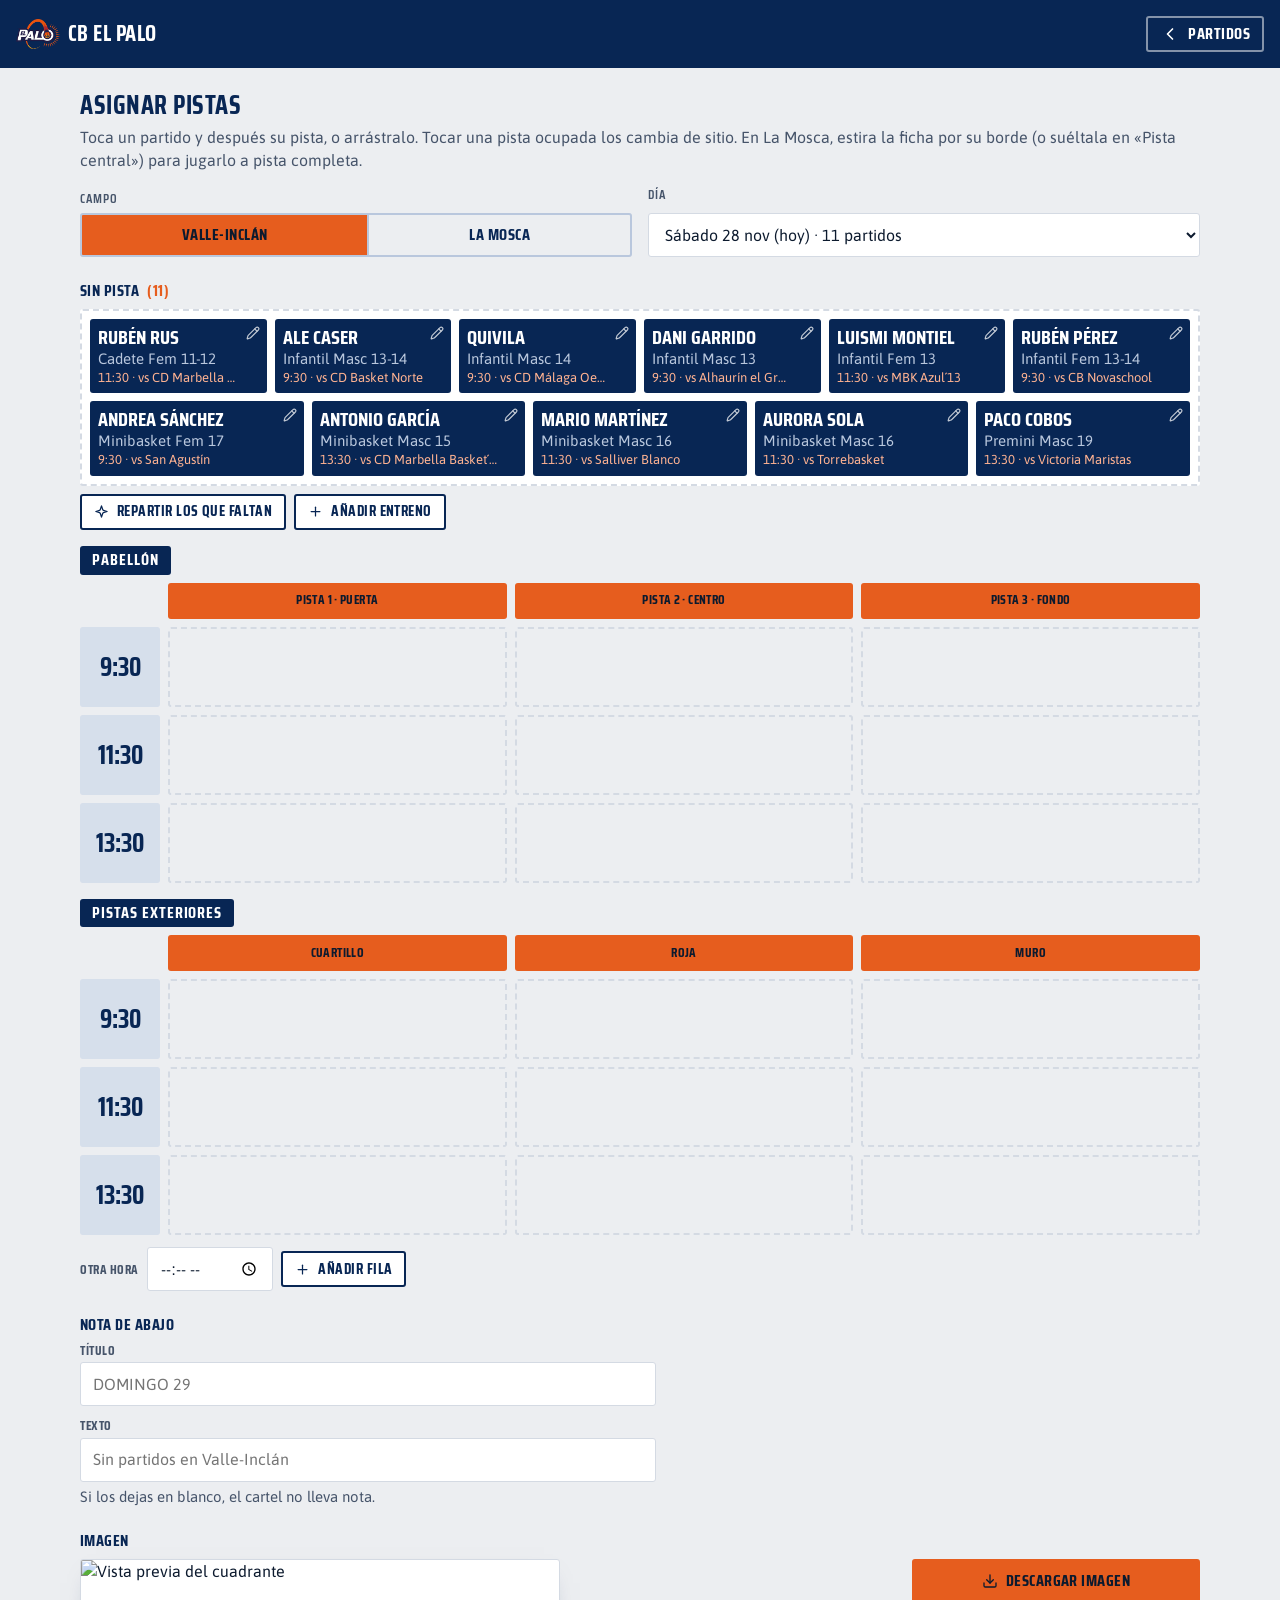
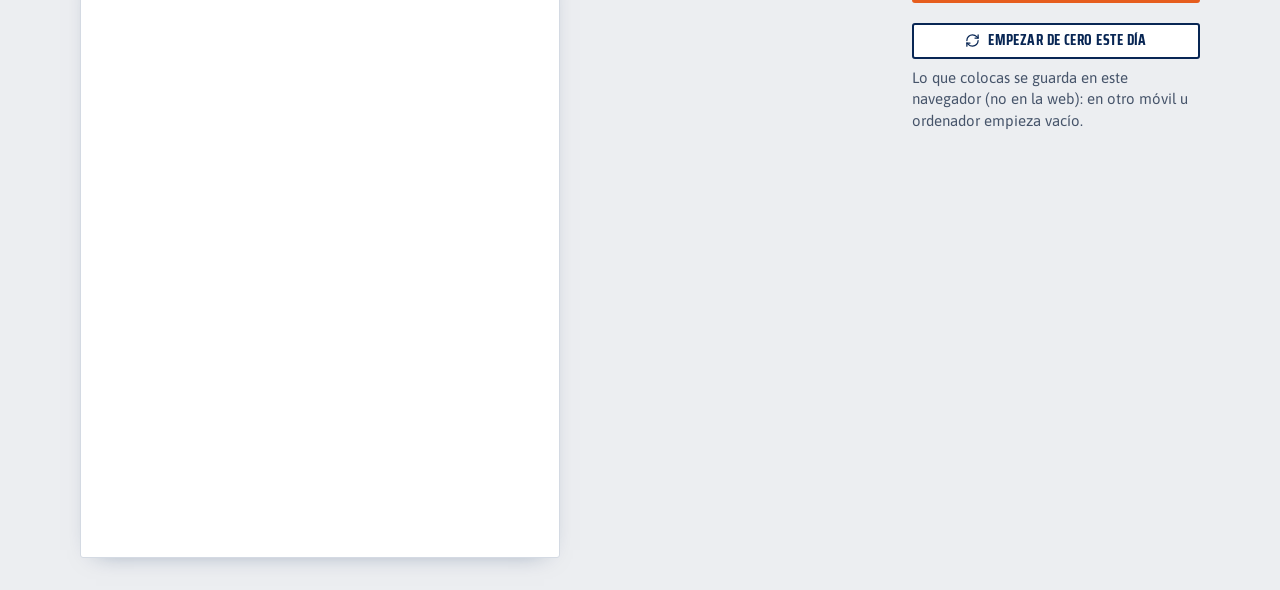
<file: asignar.html>
<!doctype html>
<html lang="es">
<head>
<meta charset="utf-8">
<meta name="viewport" content="width=device-width, initial-scale=1">
<title>Asignar pistas · CB El Palo</title>
<meta name="robots" content="noindex, nofollow">
<meta name="theme-color" content="#082654">
<meta name="color-scheme" content="light">
<link rel="icon" href="img/icono-32.png?v=2" sizes="32x32">
<link rel="apple-touch-icon" href="img/icono-180.png?v=2">
<link rel="preload" href="fuentes/saira-condensed-700-latin.woff2" as="font" type="font/woff2" crossorigin>
<link rel="preload" href="fuentes/asap-latin.woff2" as="font" type="font/woff2" crossorigin>
<style>
/* El cartel de horarios del club: franja de mando azul con la selección en naranja, bandas claras
   por día, horas en naranja, renglones sobre blanco y fondo de hormigón. Móvil primero; las
   rejillas cambian por container query sobre .marco. */

@font-face { font-family: 'Saira Condensed'; font-style: normal; font-weight: 600; font-display: swap; src: url(fuentes/saira-condensed-600-latin.woff2) format('woff2'); }
@font-face { font-family: 'Saira Condensed'; font-style: normal; font-weight: 700; font-display: swap; src: url(fuentes/saira-condensed-700-latin.woff2) format('woff2'); }
@font-face { font-family: 'Asap'; font-style: normal; font-weight: 100 900; font-stretch: 100%; font-display: swap; src: url(fuentes/asap-latin.woff2) format('woff2'); }

:root {
  /* Marca: variables de la cabecera de cbelpalo.com */
  --azul: #082654;
  --naranja: #e65d1e;
  /* Derivados */
  --azul-claro: #b9c7dd;
  --banda: #d6dfeb;
  --naranja-claro: #ffb392;
  --naranja-tinte: #fde4d7;
  --hormigon: #eceef1;
  --papel: #ffffff;
  --tinta: #0c1a2e;
  --tinta-suave: #46546a;
  --regla: #d4dae3;
  --finde: #c62828; /* sábado y domingo en el calendario de las fechas (21-10) */

  --f-cartel: 'Saira Condensed', 'Arial Narrow', sans-serif-condensed, sans-serif;
  --f-texto: 'Asap', system-ui, sans-serif;

  --t-etiqueta: 0.8125rem;
  --t-dato: 0.9375rem;
  --t-texto: 1rem;
  --t-equipo: 1rem;
  --t-banda: 1.625rem;
  --t-hora: 2rem;

  --e-1: 0.25rem;
  --e-2: 0.5rem;
  --e-3: 0.75rem;
  --e-4: 1rem;
  --e-5: 1.5rem;
  --e-6: 2rem;
  --e-7: 3rem;

  /* Márgenes laterales: el contenido se centra en 76rem, las bandas llegan a los bordes. */
  --margen: max(1rem, calc((100% - 80rem) / 2));
  --radio: 3px;
  --alto-fijo: 0px;
  --salida: cubic-bezier(0.16, 1, 0.3, 1);
}

*, *::before, *::after { box-sizing: border-box; }
html { -webkit-text-size-adjust: 100%; scrollbar-color: var(--azul) var(--hormigon); }
body {
  margin: 0;
  background: var(--hormigon);
  color: var(--tinta);
  font: 400 var(--t-texto) / 1.45 var(--f-texto);
  caret-color: var(--naranja);
}
::selection { background: var(--azul); color: #fff; }
:focus-visible { outline: 3px solid var(--naranja); outline-offset: 2px; }
button, input, select { font: inherit; color: inherit; }
[hidden] { display: none !important; }
.oculto { position: absolute; width: 1px; height: 1px; overflow: hidden; clip-path: inset(50%); white-space: nowrap; }
.icono { width: 1em; height: 1em; flex: none; fill: none; stroke: currentColor; stroke-width: 2; stroke-linecap: round; stroke-linejoin: round; }

/* Columna de pantalla entera: con pocos partidos, los resultados crecen y el pie queda abajo. */
.marco { container: marco / inline-size; display: flex; flex-direction: column; min-height: 100vh; min-height: 100dvh; }
.marco > .resultados { flex: 1 0 auto; }

/* ── Cabecera ─────────────────────────────────────────────────────────── */
/* Móvil y tableta: fija arriba, con la marca y la hamburguesa que abre el panel de filtros, y el
   filete naranja que antes cerraba la barra. En el PC (≥60rem) vuelve a ser la franja de siempre. */
.cabecera {
  position: sticky;
  top: 0;
  z-index: 30;
  display: flex;
  align-items: center;
  justify-content: space-between;
  gap: var(--e-2) var(--e-4);
  padding-block: var(--e-2);
  padding-inline: var(--margen);
  background: var(--azul);
  color: #fff;
  border-bottom: 3px solid var(--naranja);
}
.cabecera__marca {
  display: inline-flex;
  align-items: center;
  gap: var(--e-2);
  color: #fff;
  text-decoration: none;
  font: 700 1.375rem / 1 var(--f-cartel);
  text-transform: uppercase;
  letter-spacing: 0.02em;
}
.cabecera__marca img { width: 2.75rem; height: 2.75rem; object-fit: contain; }
.frescura { margin: 0; font-size: var(--t-dato); color: var(--azul-claro); }
.frescura time { color: #fff; font-weight: 500; font-variant-numeric: tabular-nums; }
.frescura--vieja { color: var(--naranja-claro); font-weight: 600; }
.frescura--vieja time { color: inherit; }
/* Vistas guardadas en la fila del escudo: solo en el PC (en el móvil van al final del panel), y con
   ellas el botón de plegar la franja de filtros (en el móvil los filtros ya viven en el panel). */
.cabecera__vistas { display: none; align-items: center; gap: var(--e-3); }
.cabecera__plegar { display: none; }
.cabecera__etiqueta { font: 600 var(--t-etiqueta) / 1 var(--f-cartel); text-transform: uppercase; letter-spacing: 0.08em; color: var(--azul-claro); }
/* CARTELES (21-10): el botón, a la derecha (junto a la hamburguesa en el móvil, junto a las vistas
   en el PC). Solo el icono en lo estrecho; con sitio, también la palabra. En la web publicada viene
   oculto salvo con `?carteles` (site/carteles/arranque.js). */
.boton-icono.cabecera__carteles { width: auto; min-width: 2.75rem; margin-left: auto; padding-inline: var(--e-2); gap: var(--e-2); }
/* HISTORIAS (25-11): el mismo botón, justo a la derecha del de carteles (site/historias/arranque.js). */
/* Historias y Pistas (asignar.html) son el mismo botón: cada uno pegado a la derecha (margin-left: auto,
   de arriba) salvo que vaya otro VISIBLE delante, que entonces va a su lado (25-11 y 27-11, Luismi). */
.cabecera__carteles:not([hidden]) ~ .boton-icono.cabecera__carteles { margin-left: 0; }
/* Es un enlace (a historias.html) con aspecto de botón: sin subrayado (25-11, Luismi). */
a.boton-icono.cabecera__carteles { text-decoration: none; }
.cabecera__carteles-texto { display: none; font: 700 var(--t-equipo) / 1 var(--f-cartel); text-transform: uppercase; letter-spacing: 0.03em; }
@container marco (width >= 40rem) {
  .boton-icono.cabecera__carteles { display: inline-flex; align-items: center; padding-inline: var(--e-3); }
  .cabecera__carteles-texto { display: inline; }
}
@container marco (width >= 64rem) {
  .boton-icono.cabecera__carteles { height: 2.25rem; }
}

/* ── Pie: cuándo se actualizaron los datos ────────────────────────────── */
.pie {
  padding-block: var(--e-4);
  padding-inline: var(--margen);
  border-top: 3px solid var(--naranja);
  background: var(--azul);
}
.boton-icono {
  display: inline-grid;
  flex: none;
  place-items: center;
  width: 2.75rem;
  height: 2.75rem;
  border: 2px solid rgb(255 255 255 / 0.5);
  border-radius: var(--radio);
  background: transparent;
  color: #fff;
  font-size: 1.25rem;
  cursor: pointer;
}
.boton-icono:hover { background: rgb(255 255 255 / 0.14); }

/* ── Panel de filtros ─────────────────────────────────────────────────── */
/* Móvil y tableta: panel lateral que entra por la derecha (a todo el ancho en el teléfono) con
   «Actualizado» arriba y los filtros debajo. Es contenedor propio: dentro, los filtros se colocan
   según lo que mide el panel, no la pantalla. */
.panel {
  position: fixed;
  inset-block: 0;
  right: 0;
  z-index: 40;
  width: min(26rem, 100%);
  overflow-y: auto;
  overscroll-behavior: contain;
  background: var(--azul);
  container: mando / inline-size;
  box-shadow: -12px 0 32px -16px rgb(8 38 84 / 0.7);
  transform: translateX(100%);
  visibility: hidden;
  transition: transform 0.22s var(--salida), visibility 0s linear 0.22s;
}
.panel--abierto { transform: none; visibility: visible; transition: transform 0.22s var(--salida); }
.panel__cabeza {
  display: flex;
  align-items: center;
  justify-content: space-between;
  gap: var(--e-3);
  padding-block: var(--e-2);
  padding-inline: var(--e-4);
  border-bottom: 1px solid rgb(255 255 255 / 0.12);
}
.velo {
  position: fixed;
  inset: 0;
  z-index: 35;
  background: rgb(8 38 84 / 0.6);
  opacity: 0;
  visibility: hidden;
  transition: opacity 0.22s var(--salida), visibility 0s linear 0.22s;
}
.panel--abierto + .velo { opacity: 1; visibility: visible; transition: opacity 0.22s var(--salida); }
html:has(.panel--abierto) { overflow: hidden; }

/* ── Barra de mando ───────────────────────────────────────────────────── */
.mando {
  display: flex;
  flex-wrap: wrap;
  gap: var(--e-4) var(--e-5);
  padding-block: var(--e-4);
  padding-inline: var(--margen);
  background: var(--azul);
  color: #fff;
}
.cabecera :focus-visible, .panel :focus-visible, .segmento__control:focus-visible + .segmento { outline-color: #fff; }
.grupo { flex: 1 1 100%; min-width: 0; margin: 0; padding: 0; border: 0; }
.grupo__nombre {
  margin-bottom: var(--e-2);
  padding: 0;
  font: 600 var(--t-etiqueta) / 1 var(--f-cartel);
  text-transform: uppercase;
  letter-spacing: 0.08em;
  color: var(--azul-claro);
}

.segmentos { display: flex; flex-wrap: wrap; gap: var(--e-2); }
.segmentos--unidos { flex-wrap: nowrap; gap: 0; }
.segmento__control { position: absolute; width: 1px; height: 1px; margin: 0; opacity: 0; pointer-events: none; }
.segmento {
  position: relative;
  display: inline-flex;
  align-items: center;
  justify-content: center;
  gap: var(--e-2);
  min-height: 2.75rem;
  padding-inline: var(--e-3);
  border: 2px solid var(--naranja);
  border-radius: var(--radio);
  background: var(--hormigon);
  color: var(--azul);
  font: 700 var(--t-equipo) / 1 var(--f-cartel);
  text-transform: uppercase;
  letter-spacing: 0.03em;
  white-space: nowrap;
  cursor: pointer;
  user-select: none;
  transition: background-color 0.15s var(--salida), color 0.15s var(--salida);
}
/* En los móviles más estrechos (320px) los unidos aprietan el relleno para que «7 · 14 · 1 mes · Fechas» quepa. */
.segmentos--unidos .segmento { flex: 1 1 auto; padding-inline: var(--e-2); border-radius: 0; }
.segmentos--unidos .segmento:not(:first-of-type) { margin-left: -2px; }
.segmentos--unidos .segmento:first-of-type { border-radius: var(--radio) 0 0 var(--radio); }
.segmentos--unidos .segmento:last-of-type { border-radius: 0 var(--radio) var(--radio) 0; }
/* El de las fechas a medida es un icono: cuadrado (el alto del segmento) y sin relleno lateral. */
/* `gap: 0`: el nombre para el lector de pantalla va en un span aparte y, con hueco, descentraba el icono. */
.segmento--cuadrado { width: 2.75rem; padding-inline: 0; gap: 0; }
.segmento--con-icono .icono { width: 1.125rem; height: 1.125rem; }
.segmentos--unidos .segmento--cuadrado { flex: 0 0 auto; padding-inline: 0; }
.segmento--cuadrado .icono { width: 1.125rem; height: 1.125rem; }
.segmento:hover { background: var(--naranja-tinte); }
/* La selección va en naranja: texto tinta (4,95:1), no blanco (3,53:1 no llega a AA a 18px). */
.segmento__control:checked + .segmento { z-index: 1; background: var(--naranja); color: var(--tinta); }
.segmento__control:focus-visible + .segmento { z-index: 2; outline: 3px solid #fff; outline-offset: 2px; }
.segmento__cuenta {
  min-width: 1.5rem;
  padding: 0.1875rem 0.375rem;
  border-radius: 999px;
  background: var(--regla);
  color: var(--azul);
  font: 600 var(--t-etiqueta) / 1 var(--f-texto);
  font-variant-numeric: tabular-nums;
  letter-spacing: 0;
  text-align: center;
}
.segmento__cuenta:has([data-cuenta]:empty) { display: none; }
/* «días» solo se ve con sitio (PC); en el móvil lo lee el lector de pantalla y lo dice la leyenda. */
.segmento__unidad { position: absolute; width: 1px; height: 1px; overflow: hidden; clip-path: inset(50%); white-space: nowrap; }
/* «Equipos» abre una ventana: mismo segmento, naranja cuando hay un subconjunto elegido. */
.segmento--boton { font: 700 var(--t-equipo) / 1 var(--f-cartel); }
/* Con un solo equipo elegido el botón lleva «Equipo · Entrenador», que es largo: se recorta, con el
   texto entero en el título (lo pone site/filtros.js). 10rem es el tope MEDIDO a 1024px: con él la
   franja aguanta en una sola fila (a 12rem ya se parte). Subió de 5.5 a 10rem cuando «Local» y
   «Visitante» pasaron a ser iconos y soltaron unos 64px (18-09). */
#equipos-texto { display: block; overflow: hidden; max-width: 10rem; text-overflow: ellipsis; }
.segmento--activo { background: var(--naranja); color: var(--tinta); }
.segmento--activo:hover { background: var(--naranja); }
.icono--lista { width: 1.125rem; height: 1.125rem; stroke-width: 2.2; }
.icono--marca { width: 1.125rem; height: 1.125rem; padding: 1px; border: 2px solid currentColor; border-radius: 2px; stroke: transparent; stroke-width: 2.5; }
.segmento__control:checked + .segmento .icono--marca { stroke: currentColor; }

/* «Resaltar coincidencias»: interruptor bajo «Agrupar», con cualquier agrupación (09-10). No es un
   segmento (no cambia qué partidos salen, solo cómo se ven): pista redonda, naranja al encenderse. */
.interruptor {
  display: flex;
  align-items: center;
  gap: var(--e-2);
  width: fit-content;
  min-height: 2.75rem;
  margin-top: var(--e-2);
  color: #fff;
  font: 600 var(--t-equipo) / 1 var(--f-cartel);
  text-transform: uppercase;
  letter-spacing: 0.03em;
  cursor: pointer;
  user-select: none;
}
.interruptor__control { position: absolute; width: 1px; height: 1px; margin: 0; opacity: 0; pointer-events: none; }
.interruptor__pista {
  position: relative;
  flex: none;
  width: 2.5rem;
  height: 1.5rem;
  border-radius: 999px;
  background: rgb(255 255 255 / 0.25);
  transition: background-color 0.15s var(--salida);
}
.interruptor__pista::after {
  content: "";
  position: absolute;
  top: 0.1875rem;
  left: 0.1875rem;
  width: 1.125rem;
  height: 1.125rem;
  border-radius: 50%;
  background: #fff;
  transition: transform 0.15s var(--salida);
}
.interruptor:hover .interruptor__pista { background: rgb(255 255 255 / 0.4); }
.interruptor__control:checked + .interruptor__pista { background: var(--naranja); }
.interruptor__control:checked + .interruptor__pista::after { transform: translateX(1rem); }
.interruptor__control:focus-visible + .interruptor__pista { outline: 3px solid #fff; outline-offset: 2px; }

.fechas { display: flex; flex-wrap: wrap; gap: var(--e-3); margin-top: var(--e-3); }
.fechas__campo {
  display: grid;
  gap: var(--e-1);
  font: 600 var(--t-etiqueta) / 1 var(--f-cartel);
  text-transform: uppercase;
  letter-spacing: 0.08em;
  color: var(--azul-claro);
}
.fechas__campo input, .fechas__campo select {
  min-height: 2.75rem;
  padding-inline: var(--e-3);
  border: 2px solid var(--papel);
  border-radius: var(--radio);
  background: var(--papel);
  color: var(--tinta);
  font: 500 var(--t-texto) / 1 var(--f-texto);
  letter-spacing: 0;
  text-transform: none;
  accent-color: var(--azul);
}
/* Con un periodo elegido, «desde/hasta» son de solo lectura: se leen en blanco sobre el azul, sin
   caja de papel ni calendario, para que no parezcan editables. */
.fechas__campo input[readonly] {
  border-color: rgb(255 255 255 / 0.28);
  background: transparent;
  color: #fff;
  color-scheme: dark;
  cursor: default;
}
/* «Desde» y «Hasta» (21-10): campo de texto «dd/mm/aaaa» con el icono del calendario (el
   «calendar» de Lucide) y, al pulsarlo, el CALENDARIO PROPIO (site/selector-fecha.js). Va antes que
   la regla de solo lectura, que le quita la caja y el icono. */
.fechas__campo .fecha__entrada {
  width: 10.5rem;
  padding-right: 2.5rem;
  background: var(--papel) url("data:image/svg+xml,%3Csvg xmlns='http://www.w3.org/2000/svg' viewBox='0 0 24 24' fill='none' stroke='%230c1a2e' stroke-width='2' stroke-linecap='round' stroke-linejoin='round'%3E%3Cpath d='M8 2v4'/%3E%3Cpath d='M16 2v4'/%3E%3Crect width='18' height='18' x='3' y='4' rx='2'/%3E%3Cpath d='M3 10h18'/%3E%3C/svg%3E") no-repeat right 0.75rem center / 1.125rem;
  font-variant-numeric: tabular-nums;
  cursor: pointer;
}
.fechas__campo .fecha__entrada[readonly] { background: transparent; cursor: default; }
/* Desplegable «Mes»: mismo campo que las fechas, con flecha propia para que mida igual en todos los navegadores. */
.fechas__campo select {
  appearance: none;
  padding-right: 2.25rem;
  background: var(--papel) url("data:image/svg+xml,%3Csvg xmlns='http://www.w3.org/2000/svg' viewBox='0 0 16 16' fill='none' stroke='%230c1a2e' stroke-width='2' stroke-linecap='round' stroke-linejoin='round'%3E%3Cpath d='M4 6l4 4 4-4'/%3E%3C/svg%3E") no-repeat right 0.75rem center / 1rem;
  cursor: pointer;
}
.fechas__error { margin: var(--e-2) 0 0; color: var(--naranja-claro); font-weight: 600; }
/* CALENDARIO (21-10): papel bajo el campo, como el desplegable de las vistas. Semana de lunes a
   domingo, sábado y domingo en rojo, hoy recuadrado en azul, el elegido en naranja (el de los filtros
   encendidos) y lo que no se puede elegir apagado. «Hoy» y «Limpiar» abajo, con .boton. */
.fecha { position: relative; display: block; }
.calendario {
  position: absolute;
  z-index: 40;
  top: calc(100% + var(--e-1));
  left: 0;
  width: 18rem;
  max-width: calc(100vw - 2rem);
  padding: var(--e-3);
  border-radius: var(--radio);
  background: var(--papel);
  color: var(--tinta);
  box-shadow: 0 24px 48px -16px rgb(8 38 84 / 0.5);
  font: 500 var(--t-dato) / 1 var(--f-texto);
  letter-spacing: 0;
  text-transform: none;
}
.calendario__cabeza { display: flex; align-items: center; justify-content: space-between; gap: var(--e-2); margin-bottom: var(--e-2); }
.calendario__mes { margin: 0; color: var(--azul); font: 700 var(--t-equipo) / 1 var(--f-cartel); letter-spacing: 0.03em; text-transform: uppercase; }
.calendario__flecha {
  display: inline-grid;
  place-items: center;
  width: 2.25rem;
  height: 2.25rem;
  padding: 0;
  border: 2px solid var(--azul);
  border-radius: var(--radio);
  background: var(--papel);
  color: var(--azul);
  cursor: pointer;
}
.calendario__flecha:hover { background: var(--azul); color: #fff; }
.calendario__flecha:disabled { border-color: var(--regla); background: var(--papel); color: var(--regla); cursor: default; }
.calendario__rejilla { width: 100%; border-collapse: collapse; table-layout: fixed; }
.calendario__rejilla th { padding: var(--e-1) 0; color: var(--tinta-suave); font: 600 var(--t-etiqueta) / 1 var(--f-cartel); }
.calendario__rejilla td { padding: 1px; text-align: center; }
.calendario__dia {
  width: 100%;
  height: 2.25rem;
  padding: 0;
  border: 2px solid transparent;
  border-radius: var(--radio);
  background: none;
  color: var(--tinta);
  font: 500 var(--t-dato) / 1 var(--f-texto);
  font-variant-numeric: tabular-nums;
  cursor: pointer;
}
.calendario__dia:hover { background: var(--naranja-tinte); }
.calendario .calendario__finde { color: var(--finde); }
.calendario__dia--otro-mes { opacity: 0.45; }
.calendario__dia--hoy { border-color: var(--azul); font-weight: 700; }
.calendario .calendario__dia--elegido { background: var(--naranja); color: var(--tinta); font-weight: 700; }
.calendario .calendario__dia:disabled { background: none; color: var(--regla); cursor: default; }
.calendario__pie { display: flex; gap: var(--e-2); margin-top: var(--e-2); }
.calendario__pie .boton { flex: 1; }
.calendario__pie .boton:disabled { border-color: var(--regla); background: var(--papel); color: var(--regla); cursor: default; }
/* En el panel y la franja el foco es blanco; sobre el papel del calendario, naranja. */
.panel .calendario :focus-visible { outline: 3px solid var(--naranja); outline-offset: -1px; }

/* Vistas guardadas: un desplegable PROPIO (09-10, Luismi) con la cara del de «Periodo» y el disquete
   suelto. No es un filtro más (solo guarda y vuelve a poner los otros), así que no lleva el borde
   naranja de los segmentos: icono blanco sobre el azul, sin contorno, y el velo blanco de
   `.boton-icono` al pasar por encima. */
.vistas { display: flex; align-items: center; gap: var(--e-1); }
.vistas__selector { position: relative; flex: 1 1 10rem; min-width: 0; margin-right: var(--e-1); }
.vistas__abrir {
  display: flex;
  align-items: center;
  gap: var(--e-2);
  width: 100%;
  min-height: 2.75rem;
  padding-inline: var(--e-3);
  border: 2px solid var(--papel);
  border-radius: var(--radio);
  background: var(--papel);
  color: var(--tinta);
  font: 500 var(--t-texto) / 1 var(--f-texto);
  text-align: left;
  cursor: pointer;
}
.vistas__texto { flex: 1; min-width: 0; overflow: hidden; text-overflow: ellipsis; white-space: nowrap; }
.vistas__abrir .icono { transition: transform 0.15s var(--salida); }
.vistas__abrir[aria-expanded="true"] .icono { transform: rotate(180deg); }
/* La lista flota bajo el botón, al menos tan ancha como él. */
.vistas__lista {
  position: absolute;
  z-index: 5;
  top: calc(100% + var(--e-1));
  left: 0;
  width: max-content;
  min-width: 100%;
  max-width: 20rem;
  padding-block: var(--e-1);
  border-radius: var(--radio);
  background: var(--papel);
  color: var(--tinta);
  box-shadow: 0 16px 32px -12px rgb(8 38 84 / 0.55), 0 0 0 1px var(--regla);
}
.vistas__opciones { margin: 0; padding: 0; list-style: none; }
.vistas__fila { position: relative; display: flex; align-items: center; padding-right: var(--e-1); }
.vistas__opcion {
  flex: 1;
  min-width: 0;
  min-height: 2.75rem;
  padding: 0 var(--e-3);
  border: 0;
  background: transparent;
  color: var(--azul);
  font: 600 var(--t-dato) / 1.2 var(--f-texto);
  text-align: left;
  overflow: hidden;
  text-overflow: ellipsis;
  white-space: nowrap;
  cursor: pointer;
}
/* La de los filtros de ahora: con la raya naranja a la izquierda. */
.vistas__opcion[aria-current="true"] { box-shadow: inset 3px 0 0 var(--naranja); font-weight: 700; }
.vistas__mas {
  display: grid;
  flex: none;
  place-items: center;
  width: 2.25rem;
  height: 2.25rem;
  padding: 0;
  border: 0;
  border-radius: var(--radio);
  background: transparent;
  color: var(--tinta-suave);
  font-size: 1.125rem;
  cursor: pointer;
}
.vistas__opcion:hover, .vistas__mas:hover, .vistas__mas[aria-expanded="true"], .vistas__accion:hover { background: var(--naranja-tinte); color: var(--azul); }
.vistas__renombrar { flex: 1; min-width: 0; min-height: 2.25rem; margin: var(--e-1) 0 var(--e-1) var(--e-2); font-size: var(--t-dato); }
/* El menú del «⋯»: flota bajo su fila, pegado a la derecha. */
.vistas__menu {
  position: absolute;
  z-index: 1;
  top: calc(100% - var(--e-1));
  right: var(--e-1);
  display: grid;
  min-width: 9rem;
  padding-block: var(--e-1);
  border-radius: var(--radio);
  background: var(--papel);
  box-shadow: 0 12px 24px -10px rgb(8 38 84 / 0.55), 0 0 0 1px var(--regla);
}
.vistas__accion {
  display: flex;
  align-items: center;
  gap: var(--e-2);
  min-height: 2.5rem;
  padding: 0 var(--e-3);
  border: 0;
  background: transparent;
  color: var(--azul);
  font: 600 var(--t-dato) / 1 var(--f-texto);
  text-align: left;
  cursor: pointer;
}
.vistas__aviso { margin: 0; padding: var(--e-2) var(--e-3) var(--e-1); border-top: 1px solid var(--regla); color: var(--tinta-suave); font-size: var(--t-etiqueta); }
.vistas__aviso:empty { display: none; }
/* Sobre papel, el contorno de foco vuelve al naranja (en la cabecera y el panel es blanco). */
.vistas__lista :focus-visible { outline: 3px solid var(--naranja); outline-offset: -3px; }
/* Sin vistas ni nada que guardar, el bloque está vacío: fuera también su etiqueta «Vistas». */
.cabecera__vistas:not(:has(.vistas > :not([hidden]))) .cabecera__etiqueta,
.grupo--vistas:not(:has(.vistas > :not([hidden]))) { display: none; }
.vistas__boton { border-color: transparent; color: var(--azul-claro); }
.vistas__boton:hover { color: #fff; }
.vistas__boton .icono { width: 1.125rem; height: 1.125rem; }
.dialogo__cuerpo { display: grid; gap: var(--e-3); padding: var(--e-4); }
.campo { display: grid; gap: var(--e-1); }
.campo__nombre { color: var(--azul); font: 600 var(--t-etiqueta) / 1 var(--f-cartel); text-transform: uppercase; letter-spacing: 0.08em; }
.campo__entrada {
  min-height: 2.75rem;
  padding-inline: var(--e-3);
  border: 2px solid var(--azul-claro);
  border-radius: var(--radio);
  background: var(--papel);
  color: var(--tinta);
  font: 500 var(--t-texto) / 1 var(--f-texto);
}
.campo__entrada:focus-visible { border-color: var(--azul); outline: 3px solid var(--naranja); outline-offset: 1px; }
.dialogo__nota { margin: 0; color: var(--tinta-suave); font-size: var(--t-dato); }
/* Guardar viniendo de una vista (09-10): «Actualizar “X”» arriba y, debajo, guardar otra nueva. */
.vista-origen { display: grid; gap: var(--e-3); }
.vista-origen__o { margin: 0; padding-top: var(--e-3); border-top: 1px solid var(--regla); color: var(--azul); font: 600 var(--t-dato) / 1.2 var(--f-texto); }
.dialogo__pie .boton { width: 100%; }

/* ── Bandas y renglones ───────────────────────────────────────────────── */
.dia, .pabellon, .subgrupo { margin: 0; }
/* LISTA COMPACTA (21-10, Luismi: «que se vean más partidos de primeras sin hacer scroll»): bandas,
   cabeceras de pabellón y renglones con menos relleno vertical, y en el PC la hora y el título del
   día algo más pequeños y las líneas de cada celda más juntas. Medido en el PC: de 7 a más de 10
   partidos enteros en la primera pantalla a 1440×900. */
.banda {
  display: flex;
  align-items: baseline;
  gap: var(--e-3);
  margin: 0;
  padding-block: var(--e-1);
  padding-inline: var(--margen);
  background: var(--banda);
  color: var(--azul);
  font: 700 var(--t-banda) / 1.1 var(--f-cartel);
  text-transform: uppercase;
  letter-spacing: 0.02em;
  position: sticky;
  top: var(--alto-fijo);
  z-index: 10;
}
.banda__cuando, .partido__vivo {
  align-self: center;
  padding: 0.3125rem 0.5rem;
  border-radius: var(--radio);
  background: var(--naranja);
  color: var(--tinta);
  font: 700 var(--t-etiqueta) / 1 var(--f-cartel);
  letter-spacing: 0.08em;
}
.banda__ciudad { color: var(--tinta-suave); font-weight: 600; }
.banda__ciudad::before { content: " · "; }
.cuenta { margin-left: auto; white-space: nowrap; font: 600 var(--t-dato) / 1 var(--f-cartel); letter-spacing: 0.06em; text-transform: uppercase; }
/* El recuento del día manda: azul y más grande que el del pabellón, que va debajo en gris pequeño. */
.banda .cuenta { color: var(--azul); font: 700 var(--t-equipo) / 1 var(--f-cartel); letter-spacing: 0.04em; }
.subgrupo__cabeza {
  display: flex;
  align-items: baseline;
  gap: var(--e-3);
  margin: 0;
  padding-block: var(--e-1);
  padding-inline: var(--margen);
  border-bottom: 1px solid var(--regla);
  background: var(--hormigon);
  color: var(--azul);
  font: 700 var(--t-equipo) / 1.15 var(--f-cartel);
  text-transform: uppercase;
  letter-spacing: 0.03em;
}
.subgrupo__cabeza .cuenta { color: var(--tinta-suave); }

.lista { margin: 0; padding: 0; list-style: none; background: var(--papel); }
.lista:empty { display: none; }
/* Móvil estrecho (02-10, Luismi: «no se ven más de 3 partidos a la vez»): DOS filas. Arriba la hora
   y, a su lado, el partido (un equipo por línea, escudo y nombre con elipsis); abajo, en UNA línea,
   el pie: equipo + entrenador y, si caben, pista y jornada. Antes eran cinco filas: hora con la
   categoría, el partido, el pabellón y la competición. */
.partido {
  display: grid;
  grid-template-columns: 4.25rem minmax(0, 1fr);
  grid-template-areas:
    "cuando encuentro"
    "pie pie";
  gap: var(--e-1) var(--e-3);
  padding-block: var(--e-2);
  padding-inline: var(--margen);
  border-bottom: 1px solid var(--regla);
  background: var(--papel);
}
/* En el móvil la hora comparte línea con la categoría: centrada con ella. En los demás anchos manda
   la primera línea del bloque (ver más abajo). */
.partido__cuando { grid-area: cuando; align-self: center; display: flex; flex-direction: column; gap: 0.125rem; }
.partido__dia {
  color: var(--azul);
  font: 600 var(--t-etiqueta) / 1.1 var(--f-cartel);
  text-transform: uppercase;
  letter-spacing: 0.06em;
}
.resultados[data-vista^="fecha"] .partido__dia { display: none; }
.partido__hora {
  color: var(--naranja);
  font: 700 var(--t-hora) / 1 var(--f-cartel);
  font-variant-numeric: tabular-nums;
  letter-spacing: 0.01em;
}
/* Coincidencia: mismo pabellón, día y hora que otro partido de los que se ven. Los renglones van
   seguidos (se ordenan por hora), así que el tinte los junta en un bloque. Solo el tinte: la
   etiqueta y el filete de la primera versión apenas se veían en pantallas grandes (17-09). */
.partido--coincide { background: var(--naranja-tinte); }
/* EN JUEGO (03-10): debajo de la hora, la pastilla de «Hoy» con el minuto de la última actualización
   («min. 24», en minúscula, como lo pidió Luismi). El tanteo, en naranja: todavía puede cambiar. */
.partido__vivo { align-self: flex-start; white-space: nowrap; }
/* Doble clase: la regla general de `.encuentro__tanteo` va más abajo y, con la misma, la pisaba. */
.encuentro__tanteo.encuentro__tanteo--vivo { color: var(--naranja); }
/* Sin hora todavía: en tinta suave, que no compita con las horas de verdad. */
.partido__hora--sin { color: var(--tinta-suave); }
.partido[data-estado="aplazado"] .partido__hora,
.partido[data-estado="suspendido"] .partido__hora { color: var(--tinta-suave); text-decoration: line-through; text-decoration-thickness: 2px; }
.partido__equipo {
  grid-area: equipo;
  align-self: center;
  display: flex;
  flex-direction: column;
  gap: 0.125rem;
}
.partido__categoria {
  color: var(--azul);
  font: 700 var(--t-equipo) / 1.15 var(--f-cartel);
  text-transform: uppercase;
  letter-spacing: 0.03em;
}
/* El entrenador por su alias, debajo de la categoría: es como el club distingue dos equipos de la
   misma categoría. Texto normal y en tinta suave para que la categoría siga mandando. */
.partido__entrenador {
  color: var(--tinta-suave);
  font: 400 var(--t-dato) / 1.25 var(--f-texto);
}
/* El partido como en AND Scout: por cada lado escudo, nombre y tanteo, local primero. Móvil primero:
   un equipo por línea con su tanteo a la derecha. Cuando el propio partido mide 24rem o más (container
   query sobre él, ver abajo), una sola línea centrada en el marcador. El club en azul, mayúsculas y
   peso 800 para encontrarlo de un vistazo; el tanteo en Saira. */
.partido__encuentro { grid-area: encuentro; align-self: center; container: encuentro / inline-size; }
.encuentro {
  display: grid;
  grid-template-columns: minmax(0, 1fr) auto;
  align-items: center;
  gap: var(--e-1) var(--e-3);
  font-weight: 500;
  line-height: 1.35;
}
.encuentro__lado { display: flex; align-items: center; gap: var(--e-2); min-width: 0; }
.encuentro__lado--local { grid-area: 1 / 1; }
.encuentro__lado--visitante { grid-area: 2 / 1; }
.encuentro__lado--visitante .escudo { order: -1; }
/* En dos líneas el nombre no se parte: el rival largo ya viene con su nombre corto (registro de
   config/club.mjs o recorte automático) y, si ni así cabe en un móvil muy estrecho, elipsis. */
.encuentro__nombre { min-width: 0; white-space: nowrap; overflow: hidden; text-overflow: ellipsis; }
/* Siglas del rival (21-10): escondidas salvo que el nombre no quepa (site/filtros.js → siglasSiNoCabe);
   entonces el nombre se esconde a la vista pero lo sigue leyendo el lector de pantalla. */
.nombre__siglas, .nombre__reducido { display: none; }
.encuentro__nombre--siglas .nombre__siglas, .encuentro__nombre--reducido .nombre__reducido { display: inline; }
.encuentro__nombre--siglas .nombre__corto, .encuentro__nombre--reducido .nombre__corto { position: absolute; width: 1px; height: 1px; overflow: hidden; clip-path: inset(50%); white-space: nowrap; }
.encuentro__nombre--club { color: var(--azul); font-weight: 800; text-transform: uppercase; letter-spacing: 0.02em; }
/* En un derbi los dos lados son «CB El Palo»: cada uno lleva su entrenador para saber quién juega
   contra quién. Con un equipo por línea (lo estrecho) va AL LADO del nombre, que hay sitio de sobra
   y de otro modo el partido se comía cuatro líneas; cuando los dos equipos comparten línea, debajo
   (ver el bloque de 24rem). */
.encuentro__tecnico {
  margin-left: var(--e-2);
  color: var(--tinta-suave);
  font: 400 var(--t-dato) / 1.2 var(--f-texto);
  text-transform: none;
  letter-spacing: 0;
}
.encuentro__tanteo { color: var(--tinta); font: 700 var(--t-equipo) / 1 var(--f-cartel); font-variant-numeric: tabular-nums; text-align: end; }
.encuentro__tanteo--local { grid-area: 1 / 2; }
.encuentro__tanteo--visitante { grid-area: 2 / 2; }
/* En dos líneas el guion sobra; la marca de aplazado o suspendido ocupa la columna de los tanteos. */
.encuentro__guion { display: none; color: var(--tinta-suave); }
.encuentro__centro.marca-estado { grid-area: 1 / 2 / 3 / 3; justify-self: end; }
/* 1.5rem en el móvil (21-10, antes 1.75rem): con un equipo por línea, el escudo marcaba el alto de cada una. */
.escudo { flex: none; width: 1.5rem; height: 1.5rem; object-fit: contain; }
/* Dónde y qué se leen seguidos (y en el escritorio van en la misma columna, uno encima del otro):
   se distinguen por la letra, no por el color. El sitio en condensada, la competición en Asap. */
.partido__sitio, .partido__competicion { font-size: var(--t-dato); line-height: 1.35; color: var(--tinta-suave); }
.partido__sitio { grid-area: sitio; font-family: var(--f-cartel); font-weight: 600; letter-spacing: 0.02em; }
.partido__competicion { grid-area: competicion; }
/* La liga, en azul y negrita (09-10, Luismi: «que destaque bien»): de un vistazo, de qué competición
   es cada partido. La jornada, gris y normal. */
.competicion__nombre { color: var(--azul); font-weight: 700; }
/* La fase, en azul pero sin negrita (09-10, Luismi: «¿podemos poner la fase?»): acompaña a la liga
   sin competir con ella. El «·» que la precede, gris como el de la jornada. */
.fase { color: var(--azul); }
.partido__sitio > span + span::before { content: " · "; }
/* El pie del móvil: una sola línea de alto fijo con DOS lados (02-10, Luismi: «separar equipo de
   pista y jornada»). A la izquierda el equipo y su entrenador; a la derecha la pista
   (`.partido__datos`), la LIGA y la jornada. La liga se ve SIEMPRE (09-10, Luismi: «tenemos que
   poner la liga en móvil»). Cuando falta sitio cede, por este orden: la jornada, la pista y el
   entrenador (con elipsis); la categoría y la liga nunca. Lo que se va, se va ENTERO: salta a una
   segunda línea que el `overflow` esconde. Todo alineado por la LÍNEA BASE: mezcla Saira y Asap, y
   centradas caían a alturas distintas.
   Dos niveles: el pie se parte en `.partido__linea` (equipo, pista y liga) y `.partido__jornada`.
   La jornada va la última, así que es la primera que salta, y salta si no cabe con TODO lo demás
   a tamaño entero. Dentro de la línea, la pista encoge antes que el equipo. La jornada del móvil es
   una copia de la de `.competicion__jornada`, que en el escritorio va con la liga en su celda: solo
   una de las dos se ve (y se lee) a cada ancho. */
.partido__pie {
  grid-area: pie;
  display: flex;
  flex-wrap: wrap;
  align-items: baseline;
  column-gap: var(--e-1);
  height: 1.375rem;
  overflow: hidden;
}
.partido__linea, .partido__datos { display: contents; }
.partido__fase, .partido__jornada { display: none; }
/* Solo por debajo de 64rem (móvil y tableta): por encima, el pie, la línea y los datos son
   `display: contents` y estas piezas son las de siempre (con estas reglas sueltas, el escritorio
   heredaría el `nowrap` y el alto). */
@container marco (width < 64rem) {
  /* Alto fijo en CADA pieza, no solo en el pie: la categoría trae su propio alto de línea (1.15) y
     la primera línea medía 18px; la segunda empezaba 4px antes del corte y asomaba. */
  .partido__pie > *, .partido__linea > *, .partido__datos > * { flex: none; height: 1.375rem; line-height: 1.375rem; white-space: nowrap; }
  /* La línea es la primera del pie: nunca salta. Llena lo que deja la jornada (o todo, si saltó). */
  .partido__pie > .partido__linea { display: flex; flex: 1 1 auto; min-width: 0; align-items: baseline; column-gap: var(--e-1); }
  /* Dentro de la línea, el ORDEN en que cede cada pieza lo dan los `flex-shrink`: la pista un millón
     de veces antes que el equipo. Con factores tan dispares, mientras la pista no llega a cero el
     entrenador no encoge ni una fracción de píxel (con 1000 de diferencia perdía una décima y le
     salía la elipsis con la línea a medio llenar). */
  .partido__linea > .partido__equipo { flex: 0 1 auto; min-width: 0; flex-direction: row; align-items: baseline; gap: var(--e-2); margin-inline-end: var(--e-2); }
  /* El mismo alto de línea en todo el pie: la categoría (1.15) y el entrenador (1.25) traían el suyo. */
  .partido__pie .partido__categoria { flex: none; line-height: 1.375rem; }
  .partido__pie .partido__entrenador { line-height: 1.375rem; }
  .partido__datos {
    display: flex;
    /* Crece con el sitio que sobra (la pista se pega a la liga) y encoge antes que el equipo. */
    flex: 1 1e6 auto;
    flex-wrap: wrap;
    justify-content: flex-end;
    align-items: baseline;
    column-gap: var(--e-1);
    min-width: 0;
    height: 1.375rem;
    /* `clip` y no `hidden`: con `hidden` el bloque pasa a ser contenedor de scroll y el navegador se
       inventa su línea base (el borde inferior), así que los datos ya no casan con el equipo. */
    overflow: clip;
  }
  /* Un primer elemento de ancho cero: en un flex que se parte, el PRIMER elemento de una línea nunca
     salta, así que sin él una pista larga se quedaría en la línea visible, cortada. Con el ALTO de
     una línea entera: con alto 0, la primera línea medía 0 y la segunda (la que debía esconderse)
     empezaba arriba del todo, a la vista. Con un espacio de ancho cero DENTRO y la letra de los
     datos: así tiene línea base y los datos la conservan aunque la pista salte (09-10: sin ella, el
     navegador se inventaba la del borde inferior y bajaba la liga 7px). */
  .partido__datos::before { content: "\200b"; flex: none; width: 0; height: 1.375rem; font: 400 var(--t-etiqueta) / 1.375rem var(--f-texto); }
  .partido__datos > *, .partido__linea > .partido__competicion, .partido__pie > .partido__fase, .partido__pie > .partido__jornada { color: var(--tinta-suave); font: 400 var(--t-etiqueta) / 1.375rem var(--f-texto); letter-spacing: 0; }
  /* El «·» entre pista y liga va con la pista: si ella salta, él también. */
  .partido__datos .partido__sitio::after { content: "\00a0·"; }
  /* Por pabellón y sin pista, el sitio queda vacío: fuera, para que no deje hueco ni un «·» suelto. */
  .resultados[data-vista$="pabellon"] .partido__sitio:not(:has(.sitio__pista)) { display: none; }
  /* Fuera de las vistas por pabellón, el sitio es el pabellón entero (con pista y ciudad): casi nunca
     cabe, y contarlo hacía saltar la jornada aunque luego él tampoco se viera. Ahí la jornada va
     antes y el sitio solo ocupa lo que sobre. */
  .resultados:not([data-vista$="pabellon"]) .partido__datos { width: 0; }
  /* La liga no encoge nunca; su jornada de escritorio, fuera (la del móvil es `.partido__jornada`). */
  .partido__linea > .partido__competicion { flex: none; }
  /* La fase va igual que la jornada (09-10): su copia, `.partido__fase`, entre la línea y la jornada.
     Como el pie se parte en orden, la jornada salta primero; la fase, cuando ya no cabe con la línea
     a tamaño entero (con la pista), es decir, antes de que la pista ceda nada. */
  .partido__competicion .competicion__jornada, .partido__competicion > .competicion__con-fase { display: none; }
  .partido__pie > .partido__fase, .partido__pie > .partido__jornada { display: block; }
  .partido__pie .partido__entrenador { min-width: 0; overflow: hidden; text-overflow: ellipsis; }
  /* Un derbi lleva dos categorías: en la línea van separadas por un guion. */
  .partido--derbi .partido__pie .partido__categoria + .partido__categoria::before { content: "– "; }
  /* Las dos juntas no caben («Provincial Masculino A – Provincial Masculino B»): encogen con elipsis. */
  .partido--derbi .partido__pie .partido__categoria { flex: 0 1 auto; min-width: 0; overflow: hidden; text-overflow: ellipsis; }
}
/* Versión corta de la categoría, la liga y la jornada (09-10, Luismi: «vamos a intentar hacer hueco
   para la competición y fase al menos, y si es posible la jornada»): «INF FEM 13 · INF · Fase
   Previa · J3». El build pone las dos (site/paginas.mjs, `abreviar` en site/vistas.mjs); fuera del
   móvil estrecho la corta no existe, así que tableta y PC no cambian ni un píxel. */
.abrev-corto, .competicion__fase { display: none; }
@container marco (width < 40rem) {
  .partido__pie .abrev-largo { display: none; }
  .partido__pie .abrev-corto { display: inline; }
  /* Sin pista (Luismi: «quita la Pista de juego»): ni por pabellón, donde era lo único del sitio. */
  .partido__pie .partido__datos { display: none; }
  /* Orden en que cede el pie: la jornada, luego el entrenador (con elipsis) y luego la fase; la
     categoría y la liga nunca. La jornada sigue siendo la última pieza del pie: salta si no cabe con
     TODO lo demás entero. La fase ya no va suelta en el pie sino con la liga, en su copia
     `.competicion__fase`: la celda de la liga es un flex de una línea que se parte y esconde lo que
     salta, así que la fase se va ENTERA cuando la celda no le deja sitio. Y la celda solo encoge
     cuando el entrenador ya no puede más: categoría y entrenador pasan a ser piezas de la línea
     (el equipo, `display: contents`) para que el entrenador encoja solo, con un factor un millón de
     veces mayor que la celda (con factores parecidos, la celda perdía una fracción de píxel y la
     fase saltaba con el entrenador entero). */
  .partido__linea > .partido__equipo { display: contents; }
  /* Dos lados (09-10, Luismi: «alinea equipo+entrenador a la izquierda y categoría+fase+jornada a la
     derecha»): la línea crece con lo que sobra y su margen automático empuja la liga contra la
     jornada, que va al borde derecho; si la jornada saltó, la liga es la que toca el borde. El
     hueco va en medio. Qué cabe no cambia: el flex reparte las piezas por líneas con su ancho de
     contenido, ANTES de crecer. */
  .partido__linea > .partido__competicion { margin-inline-start: auto; }
  /* Arriba, no por la línea base: así estaban dentro del equipo, y alineadas por la base la liga y la
     jornada bajaban 1px y asomaban por debajo del pie. */
  .partido__pie .partido__categoria, .partido__pie .partido__entrenador { align-self: flex-start; }
  .partido__pie .partido__categoria { margin-inline-end: var(--e-1); }
  .partido__pie .partido__entrenador { flex: 0 1e6 auto; margin-inline-end: var(--e-2); }
  .partido--derbi .partido__pie .partido__categoria { flex-shrink: 1e6; margin-inline-end: 0; }
  /* Sin margen delante: el hueco de la línea ya separa el guion (09-10: con margen, «A   – PROV»). */
  .partido--derbi .partido__pie .partido__categoria + .partido__categoria { margin-inline-end: var(--e-2); }
  /* Sin fase, la celda sigue siendo el bloque de siempre, que no encoge: no hay nada que esconder. */
  .partido__linea > .competicion--con-fase {
    display: flex;
    flex: 0 1 auto;
    flex-wrap: wrap;
    align-items: baseline;
    column-gap: var(--e-1);
    min-width: 0;
    overflow: clip;
  }
  .competicion--con-fase > * { flex: none; height: 1.375rem; white-space: nowrap; }
  .competicion--con-fase > .competicion__fase { display: block; }
  .partido__pie > .partido__fase { display: none; }
}
/* Por pabellón, el pabellón y la ciudad ya están en la cabeza del grupo: el renglón solo dice la
   pista, y si no se sabe, la celda se queda vacía y manda la competición de debajo. */
.resultados[data-vista$="pabellon"] .sitio__pabellon,
.resultados[data-vista$="pabellon"] .sitio__ciudad { display: none; }
.resultados[data-vista$="pabellon"] .sitio__pista::before { content: none; }
.marca-estado {
  display: inline-block;
  padding: 0.3125rem 0.5rem;
  border: 1.5px solid var(--azul);
  border-radius: var(--radio);
  color: var(--azul);
  font: 600 var(--t-etiqueta) / 1 var(--f-cartel);
  text-transform: uppercase;
  letter-spacing: 0.08em;
  white-space: nowrap;
}
.marca-estado { border-style: dashed; }

/* ── Sin partidos ─────────────────────────────────────────────────────── */
.vacio { padding-block: var(--e-7); padding-inline: var(--margen); background: var(--papel); border-block: 1px solid var(--regla); }
.vacio__texto {
  max-width: 36ch;
  margin: 0;
  color: var(--azul);
  font: 700 var(--t-banda) / 1.15 var(--f-cartel);
  text-wrap: balance;
}
.vacio__ayuda { max-width: 60ch; margin: var(--e-2) 0 0; color: var(--tinta-suave); }
.vacio__acciones { display: flex; flex-wrap: wrap; gap: var(--e-2); margin-top: var(--e-4); }
.boton {
  min-height: 2.75rem;
  padding-inline: var(--e-4);
  border: 2px solid var(--azul);
  border-radius: var(--radio);
  background: var(--papel);
  color: var(--azul);
  font: 700 var(--t-equipo) / 1 var(--f-cartel);
  text-transform: uppercase;
  letter-spacing: 0.03em;
  cursor: pointer;
  transition: background-color 0.15s var(--salida), color 0.15s var(--salida);
}
.boton:hover { background: var(--azul); color: #fff; }
.boton--pequeno { min-height: 2.25rem; padding-inline: var(--e-3); font-size: var(--t-dato); }
.boton--primario { width: 100%; border-color: var(--naranja); background: var(--naranja); color: var(--tinta); }
.boton--primario:hover { border-color: var(--azul); background: var(--azul); color: #fff; }

/* ── Ventanas (equipos, crónica, guardar vista) ───────────────────────── */
html:has(.dialogo[open]) { overflow: hidden; }
/* TODAS con el mismo ancho y el mismo alto máximo (28-09, Luismi: «normaliza alto/ancho de los
   modals»). El alto sale de la pantalla: en el PC había sitio de sobra y la crónica iba con scroll.
   Una ventana con mucho contenido (equipos desplegados, la crónica) llega a ese alto; la de guardar
   vista, que es una línea, se queda con el suyo. */
.dialogo {
  --dialogo-alto: min(100dvh - 4rem, 56rem);
  width: min(100% - 2rem, 40rem);
  max-width: none;
  max-height: var(--dialogo-alto);
  padding: 0;
  /* Borde blanco (28-09, Luismi): la cabecera azul se confundía con la web de detrás, que es del
     mismo azul. Blanco y no naranja: el naranja ya es la raya bajo la cabecera. */
  border: 2px solid var(--papel);
  border-radius: var(--radio);
  background: var(--papel);
  color: var(--tinta);
  box-shadow: 0 24px 48px -16px rgb(8 38 84 / 0.5);
}
.dialogo[open] { display: flex; }
.dialogo::backdrop { background: rgb(8 38 84 / 0.6); }
.dialogo__caja { display: flex; flex: 1; flex-direction: column; min-height: 0; }
.dialogo__cabeza {
  display: flex;
  align-items: center;
  justify-content: space-between;
  gap: var(--e-3);
  padding: var(--e-3) var(--e-3) var(--e-3) var(--e-4);
  border-bottom: 3px solid var(--naranja);
  background: var(--azul);
  color: #fff;
}
.dialogo__titulo { margin: 0; font: 700 var(--t-banda) / 1 var(--f-cartel); text-transform: uppercase; letter-spacing: 0.02em; }
.dialogo__cabeza .boton-icono:focus-visible { outline-color: #fff; }
.dialogo__atajos { display: flex; gap: var(--e-2); padding: var(--e-3) var(--e-4); border-bottom: 1px solid var(--regla); }
.dialogo__lista { flex: 1; min-height: 0; overflow-y: auto; overscroll-behavior: contain; padding: 0 0 var(--e-2); }
.familia { margin: 0; padding: 0; border: 0; }
.familia__nombre {
  display: flex;
  align-items: center;
  width: 100%;
  padding: 0;
  background: var(--banda);
  color: var(--azul);
  font: 700 var(--t-etiqueta) / 1.2 var(--f-cartel);
  text-transform: uppercase;
  letter-spacing: 0.08em;
}
/* La fila gris de cada familia es también una casilla: marca o desmarca sus equipos de una vez, y
   se queda a medias («indeterminate», lo pone el JS) cuando solo hay algunos. */
.familia__todos {
  display: flex;
  flex: 1;
  align-items: center;
  gap: var(--e-3);
  padding: var(--e-2) var(--e-4);
  cursor: pointer;
}
.familia__todos:hover { background: var(--naranja-tinte); }
/* Plegada, la cabecera dice cuántos de sus equipos hay marcados («2 de 7»); abierta ya se ven. */
.familia__resumen { color: var(--tinta-suave); font: 600 var(--t-etiqueta) / 1 var(--f-texto); letter-spacing: 0; text-transform: none; white-space: nowrap; }
.familia:not(.familia--plegada) .familia__resumen { display: none; }
/* Chevron de plegar: el mismo «chevron-up» de la cabecera, girado cuando la familia está plegada. */
.familia__plegar {
  display: inline-grid;
  flex: none;
  place-items: center;
  width: 2.5rem;
  height: 2.25rem;
  margin-left: var(--e-2);
  padding: 0;
  border: 0;
  background: transparent;
  color: var(--azul);
  font-size: 1.125rem;
  cursor: pointer;
}
.familia__plegar:hover { background: var(--naranja-tinte); }
.familia__plegar .icono { transition: transform 0.2s var(--salida); }
.familia--plegada .familia__plegar .icono { transform: rotate(180deg); }
.familia__equipos[hidden] { display: none; }
.familia__control { width: 1.125rem; height: 1.125rem; margin: 0; flex: none; accent-color: var(--naranja); cursor: pointer; }
/* Atajo encendido: el que coincide con lo elegido ahora (todos, o todo un género). */
.dialogo__atajos .boton[aria-pressed="true"] { border-color: var(--naranja); background: var(--naranja); color: var(--tinta); }
/* La fila es el equipo (casilla) y, a su derecha, el botón del calendario: hermanos, porque un
   botón dentro del label marcaría la casilla. */
.equipo-fila { display: flex; border-bottom: 1px solid var(--regla); }
.equipo {
  display: flex;
  flex: 1;
  min-width: 0;
  align-items: center;
  gap: var(--e-3);
  min-height: 3rem;
  padding: var(--e-2) var(--e-3) var(--e-2) var(--e-4);
  cursor: pointer;
  /* «Solo este equipo» es doble clic (PC) o pulsación larga (táctil): ninguno de los dos debe
     seleccionar el texto ni abrir el menú de copiar del móvil. */
  user-select: none;
  -webkit-user-select: none;
  -webkit-touch-callout: none;
}
.equipo:hover { background: var(--naranja-tinte); }
/* Mientras dura la pulsación larga, la fila se tiñe: así se nota que el gesto va a hacer algo. */
.equipo--pulsando { background: var(--naranja-claro); transition: background-color 0.45s linear; }
/* La ayuda del gesto dice el que toca: doble clic con ratón, mantener pulsado en táctil. */
.dialogo__ayuda { margin: 0; padding: var(--e-2) var(--e-4); border-bottom: 1px solid var(--regla); color: var(--tinta-suave); font-size: var(--t-dato); }
.ayuda--raton { display: none; }
@media (hover: hover) and (pointer: fine) {
  .ayuda--raton { display: inline; }
  .ayuda--tactil { display: none; }
}
.equipo__control { width: 1.25rem; height: 1.25rem; margin: 0; flex: none; accent-color: var(--naranja); cursor: pointer; }
.equipo__nombre { flex: 1; display: grid; gap: 0.125rem; color: var(--azul); font: 700 var(--t-equipo) / 1.15 var(--f-cartel); text-transform: uppercase; letter-spacing: 0.03em; }
/* El entrenador debajo del equipo, igual que en el renglón: es lo que separa dos «Senior Masculino». */
.equipo__tecnico { color: var(--tinta-suave); font: 400 var(--t-dato) / 1.25 var(--f-texto); text-transform: none; letter-spacing: 0; }
.equipo__cuenta {
  min-width: 1.5rem;
  padding: 0.1875rem 0.375rem;
  border-radius: 999px;
  background: var(--regla);
  color: var(--azul);
  font: 600 var(--t-etiqueta) / 1 var(--f-texto);
  font-variant-numeric: tabular-nums;
  text-align: center;
}
/* SEGUNDO NIVEL (09-10, Luismi): las ligas de un equipo que juega varias, debajo de su fila. Es la
   misma fila de equipo, más baja y sangrada hasta el nombre del equipo (casilla de 1.25rem + hueco). */
.equipo-ligas { border-bottom: 1px solid var(--regla); }
.equipo--liga {
  min-height: 2.5rem;
  /* A la derecha, el hueco del botón del calendario (3rem): las cuentas caen bajo la del equipo. */
  padding: var(--e-1) calc(var(--e-3) + 3rem) var(--e-1) calc(var(--e-4) + 1.25rem + var(--e-3));
  border-top: 1px dashed var(--regla);
}
.equipo__control--liga { width: 1.125rem; height: 1.125rem; }
.equipo__nombre--liga { color: var(--tinta); font: 600 var(--t-dato) / 1.2 var(--f-texto); text-transform: none; letter-spacing: 0; }
.equipo-fila:has(+ .equipo-ligas) { border-bottom: 0; }
.equipo__calendario {
  display: grid;
  flex: none;
  place-items: center;
  width: 3rem;
  padding: 0;
  border: 0;
  border-left: 1px solid var(--regla);
  background: transparent;
  color: var(--azul);
  font-size: 1.25rem;
  cursor: pointer;
}
.equipo__calendario:hover { background: var(--naranja-tinte); color: var(--naranja); }
.equipo__calendario:focus-visible { outline: 3px solid var(--naranja); outline-offset: -3px; }
.dialogo__pie { padding: var(--e-3) var(--e-4); border-top: 1px solid var(--regla); background: var(--papel); }

/* Añadir al calendario: los dos destinos son enlaces con cara de botón. */
a.boton { display: flex; align-items: center; justify-content: center; text-decoration: none; }
.calendario__equipo { margin: 0; color: var(--azul); font: 700 var(--t-equipo) / 1.2 var(--f-cartel); text-transform: uppercase; letter-spacing: 0.03em; }
.calendario__enlace { display: flex; gap: var(--e-2); }
.calendario__enlace .campo__entrada { flex: 1; min-width: 0; font-size: var(--t-dato); }
.calendario__enlace .boton { display: grid; flex: none; place-items: center; padding-inline: var(--e-3); font-size: 1.25rem; }
.calendario__estado { margin: 0; color: var(--azul); font: 600 var(--t-dato) / 1.3 var(--f-texto); }

/* ── Reagrupar: un solo fundido corto ─────────────────────────────────── */
::view-transition-old(root), ::view-transition-new(root) { animation-duration: 0.18s; animation-timing-function: var(--salida); }
@media (prefers-reduced-motion: reduce) {
  .panel, .panel--abierto, .velo, .panel--abierto + .velo { transition: none; }
  ::view-transition-group(*), ::view-transition-old(*), ::view-transition-new(*) { animation: none !important; }
}

/* ── Filtros según lo que mide su sitio (el panel en el móvil, la franja en el PC) ── */
/* En los móviles más estrechos los unidos aprietan el relleno para que «7 · 14 · 1 mes · Custom» quepa. */
@container mando (min-width: 24rem) {
  .segmentos--unidos .segmento { padding-inline: var(--e-3); }
}
/* La FRANJA del PC pregunta a `marco` (60rem, donde el panel deja de ser cajón), no a `mando`: el ancho
   de `mando` depende de otra consulta de contenedor y Firefox, al cargar, la evaluaba con el cajón de
   26rem y no volvía a mirar: filtros de móvil estirados en el PC hasta redimensionar (27-11, Luismi).
   Es la misma condición: con `marco` por debajo de 60rem el panel mide 26rem como mucho. */
@container marco (min-width: 60rem) {
  .grupo { flex: 0 1 auto; }
  /* «Mes · Desde · Hasta» baja a una línea entera al final de la franja: así abrirla no mueve de
     sitio a «Tipo», «Agrupar» ni «Equipos», y tampoco se cruza con el interruptor de coincidencias
     (antes se salía por la derecha, por debajo de los otros grupos, y lo tapaba). En el móvil no
     hay `order`: van en el orden del HTML, justo debajo de los botones de rango. */
  .fechas, .fechas__error, .interruptor { order: 9; }
  .fechas { flex: 0 1 auto; flex-wrap: nowrap; margin-top: 0; }
  /* El interruptor cierra la primera línea y, con las fechas a medida abiertas, baja con ellas a la
     segunda, alineado con los campos. */
  .interruptor { align-self: end; margin-top: 0; }
  .fechas > * { flex: none; }
  .segmento__unidad { position: static; width: auto; height: auto; overflow: visible; clip-path: none; }
  /* «Local» y «Visitante» se quedan en icono (casa y autobús, con la palabra en el title y para el
     lector de pantalla): en la franja del PC hacían falta esos ~120px para el botón de equipos, que
     lleva «Equipo · Entrenador». En el panel del móvil se sigue leyendo la palabra. */
  .segmento--con-icono { width: 2.75rem; padding-inline: 0; gap: 0; }
  .segmentos--unidos .segmento--con-icono { flex: 0 0 auto; padding-inline: 0; }
  .segmento--con-icono .segmento__texto { position: absolute; width: 1px; height: 1px; overflow: hidden; clip-path: inset(50%); white-space: nowrap; }
}

/* ── Partido en una línea cuando cabe ─────────────────────────────────── */
/* escudo · local · 57 – 53 · visitante · escudo, con los lados de igual ancho para que el marcador
   quede centrado y los de todos los renglones caigan en la misma vertical. Escudo y nombre son un
   bloque centrado en vertical en la fila, con el escudo más grande (la fila la marca la hora, de
   2.25rem). Un nombre corto se pega al marcador; uno que se parte llena su lado y se alinea hacia
   SU escudo, así nunca se separa de él (alineado hacia el marcador, el escudo se iba al borde). */
/* El marcador centrado con los lados iguales es de la fila de escritorio (≥72rem, más abajo): ahí
   el partido tiene columna propia. En lo demás la línea arranca a la izquierda, como la categoría
   y el pabellón; centrada dentro de un bloque ancho parecía descolgada del renglón (18-09). */
@container encuentro (min-width: 24rem) {
  .encuentro { grid-template-columns: minmax(0, auto) auto auto auto minmax(0, 1fr); column-gap: var(--e-2); }
  /* 2rem (21-10; antes 2.25rem): en el PC el escudo marcaba el alto del renglón. */
  .escudo { width: 2rem; height: 2rem; }
  .encuentro__lado--visitante .escudo { order: 0; }
  /* Los dos equipos en una línea: el entrenador ya no cabe al lado, va debajo de su nombre. */
  .partido--derbi .encuentro__nombre { display: grid; gap: 0.125rem; white-space: normal; }
  .partido--derbi .encuentro__tecnico { margin-left: 0; }
  .encuentro__tanteo--local { grid-area: 1 / 2; }
  .encuentro__guion { display: block; }
  .encuentro__centro, .encuentro__centro.marca-estado { grid-area: 1 / 3; justify-self: center; }
  .encuentro__tanteo--visitante { grid-area: 1 / 4; }
  .encuentro__lado--visitante { grid-area: 1 / 5; }
}

/* ── Tableta y pantallas medianas (40–72rem) ──────────────────────────── */
/* Tableta (02-10, Luismi: «algo parecido entre 640 y 1024 para ver más partidos»): como el móvil, DOS
   filas, pero con la hora en su columna a la izquierda de las dos. Arriba el partido, ya en una
   línea; abajo el pie (equipo + entrenador | pista · jornada). Antes eran cuatro: categoría,
   partido, pabellón y competición, apilados a la derecha de la hora. */
@container marco (min-width: 40rem) {
  .resultados { --t-banda: 1.75rem; }
  .partido {
    grid-template-columns: 6rem minmax(0, 1fr);
    grid-template-areas:
      "cuando encuentro"
      "cuando pie";
    column-gap: var(--e-4);
  }
}

/* ── Escritorio: cabecera y barra fijas, un renglón por partido ───────── */
/* Al hacer scroll se quedan arriba las DOS: la cabecera (escudo y vistas) y debajo la franja de
   filtros, que se pega justo bajo ella con `--alto-cabecera` (lo mide el JS). Sin hamburguesa ni
   velo. El botón de plegar esconde la franja y deja solo la cabecera. */
@container marco (min-width: 60rem) {
  .cabecera { position: sticky; top: 0; z-index: 30; flex-wrap: wrap; padding-block: var(--e-3); border-bottom: 0; }
  .cabecera__plegar { display: inline-grid; width: 2.25rem; height: 2.25rem; margin-left: var(--e-2); border-color: transparent; color: var(--azul-claro); }
  .cabecera__plegar:hover { color: #fff; }
  .cabecera__plegar .icono { width: 1.125rem; height: 1.125rem; transition: transform 0.15s var(--salida); }
  .marco--sin-filtros .cabecera__plegar .icono { transform: rotate(180deg); }
  .marco--sin-filtros .mando { display: none; }
  .cabecera__vistas { display: flex; }
  /* Ancho fijo, como tenía el <select>: el bloque mide lo que su contenido y, con `flex-basis`, un
     nombre corto («A») dejaba el botón en nada. */
  .cabecera__vistas .vistas__selector { flex: 0 1 auto; width: 13rem; }
  /* En la fila del escudo, más bajo que los filtros: es un atajo, no el mando principal. La lista se
     abre hacia la izquierda, que a la derecha está el borde. */
  .cabecera__vistas .vistas__abrir { min-height: 2.25rem; font-size: var(--t-dato); }
  .cabecera__vistas .vistas__lista { left: auto; right: 0; }
  .cabecera__vistas .vistas__boton { width: 2.25rem; height: 2.25rem; }
  .cabecera__menu, .panel__cabeza, .velo, .grupo--vistas { display: none; }
  .panel {
    position: sticky;
    inset: auto;
    top: var(--alto-cabecera, 0px);
    z-index: 20;
    width: auto;
    overflow: visible;
    transform: none;
    visibility: visible;
    transition: none;
    box-shadow: 0 8px 18px -14px rgb(8 38 84 / 0.45);
  }
  .mando { border-top: 1px solid rgb(255 255 255 / 0.12); border-bottom: 3px solid var(--naranja); }
}
/* ── Escritorio: un renglón por partido, el marcador centrado en su columna ── */
/* CUATRO columnas, no cinco: el dónde (pabellón y pista) va ENCIMA de la competición, compartiendo
   columna. Con cinco, la del partido se quedaba por debajo de 24rem hasta los 1150px y el marcador
   se partía en dos líneas; apilándolas cabe entero desde 64rem (18-09). Todo centrado en vertical,
   que las celdas tienen distinto número de líneas. */
@container marco (min-width: 64rem) {
  .resultados { --t-banda: 1.75rem; --t-hora: 2rem; }
  .partido {
    /* 2.4fr para el partido: con 2fr cabía en una línea, pero los nombres de rival se partían en dos
       (16 de ellos con el marco en 64rem, hasta «CB Benalmádena»); con 2.4fr, ninguno. Lo que pierde
       la columna del dónde y el qué se paga en una línea más de pabellón, que es dato secundario. */
    grid-template-columns: 6.5rem minmax(9rem, 0.7fr) minmax(0, 2.4fr) minmax(0, 1.2fr);
    grid-template-areas:
      "cuando equipo encuentro sitio"
      "cuando equipo encuentro competicion";
    align-items: center;
    row-gap: 0;
    /* El mismo relleno que en el móvil y la tableta (21-10; antes --e-3): la lista compacta. */
    padding-block: var(--e-2);
  }
  /* Las dos líneas de cada celda, más juntas (21-10): equipo y entrenador, sitio y competición. */
  .partido__equipo { gap: 0; }
  .partido__categoria { line-height: 1.05; }
  .partido__entrenador { line-height: 1.15; }
  .partido__sitio, .partido__competicion { line-height: 1.15; }
  /* El pie solo existe por debajo: aquí cada pieza vuelve a su propia `grid-area`. */
  .partido__pie, .partido__datos { display: contents; }
  .partido__cuando { align-self: center; }
  /* Las dos mitades de la columna del dónde y el qué, pegadas entre sí en el centro del renglón. */
  .partido__sitio { align-self: end; }
  .partido__competicion { align-self: start; }
  /* La FASE, solo si cabe (09-10, Luismi: «¿podemos poner la fase?»; el renglón no crece por ella).
     La celda trae dos versiones (site/paginas.mjs): sin fase, de ancho cero y con su texto
     desbordando, y con fase, de una pieza. La celda es un flex de UNA línea de alto que se parte y
     esconde lo que salta: si la versión con fase cabe entera, se pone al lado (encima, con ancho
     cero la otra) y, al medir DOS líneas (su relleno inferior), empuja la de reserva abajo, al
     `flex-end`, fuera de la vista; si no cabe, salta a la segunda línea y queda la de reserva. */
  .competicion--con-fase { display: flex; flex-wrap: wrap; align-items: flex-start; height: 1lh; overflow: hidden; }
  .competicion__sin-fase { width: 0; min-width: 0; white-space: nowrap; align-self: flex-end; }
  .competicion__con-fase { white-space: nowrap; padding-block-end: 1lh; }
  /* Lados de igual ancho: el marcador cae en la misma vertical en todos los renglones. */
  .encuentro { grid-template-columns: minmax(0, 1fr) auto auto auto minmax(0, 1fr); }
  .encuentro__lado--local { justify-content: flex-end; }
  .encuentro__lado--visitante .encuentro__nombre { text-align: end; }
  /* En el derbi, nombre y entrenador de cada lado alineados con el marcador: el local cierra a la
     derecha y el visitante abre a la izquierda. Si no, el nombre (más corto que el entrenador)
     bailaba dentro de su caja. */
  .partido--derbi .encuentro__lado--local .encuentro__nombre { text-align: end; }
  .partido--derbi .encuentro__lado--visitante .encuentro__nombre { text-align: start; }
  /* Aquí un nombre que no quepa se parte, en líneas parejas, en vez de recortarse. */
  .encuentro__nombre { white-space: normal; overflow: visible; overflow-wrap: break-word; text-wrap: balance; }
}

/* ── Acciones: crónica (web local) y AND Scout ────────────────────────── */
/* Una MINI COLUMNA de iconos a la derecha del resultado (03-10, Luismi: el de AND Scout «al lado del
   icono de la crónica»). Solo existe con `con-acciones` en <html>: la web local la lleva siempre
   (crónica + AND Scout local, 4rem) y la publicada solo cuando Chrome dice que AND Scout está
   instalada (site/filtros.js; solo el icono de la app, 2rem). Sin ella, la rejilla de siempre.
   Las reglas van con `.con-acciones` delante (más específicas que las de `.partido` de arriba) y en
   el MISMO orden de puntos de corte. */
.partido__acciones { display: none; }
.con-acciones { --acciones: 2rem; }
.con-cronica { --acciones: 4rem; }
.con-acciones .partido__acciones { grid-area: acciones; display: flex; align-self: center; justify-self: center; }
.con-acciones .partido {
  grid-template-columns: 4.25rem minmax(0, 1fr) var(--acciones);
  grid-template-areas:
    "cuando encuentro acciones"
    "pie pie pie";
}
@container marco (min-width: 40rem) {
  .con-acciones .partido {
    grid-template-columns: 6rem minmax(0, 1fr) var(--acciones);
    grid-template-areas:
      "cuando encuentro acciones"
      "cuando pie pie";
  }
}
@container marco (min-width: 64rem) {
  /* Equipo y dónde/qué con el MISMO ancho que sin la columna (0.7 y 1.2 de 4.3 partes del ancho
     que dejan la hora y los TRES huecos de la rejilla normal); la columna y su hueco salen de los
     huecos (cuatro de 8px en vez de tres de 16px), de la hora (5.75rem en vez de 6.5rem: «20:00»,
     la más ancha, mide 79px de 92) y del partido, que es la columna holgada (medido el 28-09 con
     la de 2rem: 0 renglones crecen). */
  .con-acciones .partido {
    /* El % se resuelve donde se usa (la rejilla del renglón), no aquí: var() sustituye texto. */
    --reparto: calc(100% - 6.5rem - 3 * var(--e-4));
    column-gap: var(--e-2);
    grid-template-columns: 5.75rem minmax(9rem, calc(var(--reparto) * 0.7 / 4.3)) minmax(0, 1fr) var(--acciones) calc(var(--reparto) * 1.2 / 4.3);
    grid-template-areas:
      "cuando equipo encuentro acciones sitio"
      "cuando equipo encuentro acciones competicion";
  }
}
.partido__hueco { display: grid; place-items: center; width: 2rem; height: 2rem; }
/* El logo de AND Scout (img/andscout.svg, su rosa de los vientos verde). Sin borde, como la crónica:
   el área de pulsación es la celda entera. */
.partido__app {
  display: block;
  width: 2rem;
  height: 2rem;
  border-radius: var(--radio);
  background: url("img/andscout.svg") center / 1.25rem no-repeat;
  transition: background-color 0.15s var(--salida);
}
a.partido__app:hover { background-color: var(--naranja-tinte); }
a.partido__app:focus-visible { outline: 2px solid var(--naranja); outline-offset: 2px; }
/* Partido sin ids de la FAB: el hueco, sin logo. */
span.partido__app { background: none; }
/* Web local: los dos iconos a 1.5rem (columna de 3rem), el equipo con un mínimo de 8.5rem en vez
   de 9 y la hora en 5.25rem («20:00», la más ancha, mide 79px de 84): con 2rem cada uno, entre 1024 y 1060px se partían en dos líneas los rivales largos («CB
   Salliver Fuengirola», «CB Rincón de la Victoria») y crecían 3-9 renglones (medido el 03-10). */
.con-cronica { --acciones: 2.75rem; }
.con-cronica .partido__hueco, .con-cronica .partido__app, .con-cronica .partido__cronica-boton { width: 1.375rem; height: 1.375rem; }
.con-cronica .partido__app { background-size: 1.125rem; }
@container marco (min-width: 64rem) {
  .con-cronica .partido { grid-template-columns: 5.25rem minmax(8.5rem, calc(var(--reparto) * 0.7 / 4.3)) minmax(0, 1fr) var(--acciones) calc(var(--reparto) * 1.2 / 4.3); }
}
/* ASIGNAR PISTAS (27-11) — la página asignar.html (site/paginas.mjs → paginaAsignar), que lleva
   estilo.css delante: reutiliza .cabecera, .boton, .segmentos, .grupo, .dialogo y .oculto. Aquí solo lo
   suyo: los mandos (campo y día), la bandeja «Sin pista», el cuadrante (horas × pistas), las fichas,
   la nota y la imagen. Primero el móvil; con sitio (container queries), más ancho. */

.asignar { container: asignar / inline-size; flex: 1 0 auto; width: 100%; max-width: 72rem; margin-inline: auto; padding: var(--e-5) var(--e-4) var(--e-6); }
.asignar__cabeza { display: grid; gap: var(--e-2); margin-bottom: var(--e-4); }
.asignar__titulo { margin: 0; color: var(--azul); font: 700 var(--t-banda) / 1 var(--f-cartel); text-transform: uppercase; letter-spacing: 0.02em; }
.asignar__ayuda { margin: 0; color: var(--tinta-suave); }
.asignar__seccion { display: flex; gap: var(--e-2); align-items: baseline; margin: var(--e-5) 0 var(--e-2); color: var(--azul); font: 700 var(--t-equipo) / 1.2 var(--f-cartel); text-transform: uppercase; letter-spacing: 0.03em; }
.asignar__cuenta { color: var(--naranja); }
.asignar__etiqueta { color: var(--tinta-suave); font: 700 var(--t-etiqueta) / 1.2 var(--f-cartel); text-transform: uppercase; letter-spacing: 0.04em; }
.asignar input[type='text'], .asignar input[type='time'], .asignar select {
  min-height: 2.75rem;
  padding-inline: var(--e-3);
  border: 1px solid var(--regla);
  border-radius: var(--radio);
  background: var(--papel);
  color: var(--tinta);
}
.asignar input:focus-visible, .asignar select:focus-visible { outline: 3px solid var(--naranja); outline-offset: 1px; }

/* Campo y día: los segmentos de los filtros, aquí sobre fondo claro. */
.asignar__mandos { display: flex; flex-wrap: wrap; gap: var(--e-3) var(--e-4); align-items: end; }
.asignar__mandos .grupo { flex: 1 1 14rem; display: grid; gap: var(--e-1); }
.asignar__mandos .grupo__nombre { color: var(--tinta-suave); }
.asignar__mandos .segmento { border-color: var(--azul-claro); }
.asignar__mandos .segmento__control:disabled + .segmento { opacity: 0.45; cursor: not-allowed; background: var(--hormigon); }

/* «Sin pista»: las fichas sueltas. Con una elegida, tocar aquí la deja sin pista. */
.asignar__bandeja {
  display: flex;
  flex-wrap: wrap;
  gap: var(--e-2);
  min-height: 4.5rem;
  padding: var(--e-2);
  border: 2px dashed var(--regla);
  border-radius: var(--radio);
  background: var(--papel);
}
.asignar__bandeja .ficha { flex: 1 1 11rem; max-width: 16rem; }
.asignar__vacia { margin: auto; color: var(--tinta-suave); font-size: var(--t-dato); }
.asignar__acciones { display: flex; flex-wrap: wrap; gap: var(--e-2); margin-top: var(--e-2); }
.asignar__acciones .boton, .asignar__hora .boton { display: inline-flex; gap: var(--e-2); align-items: center; width: auto; }
.asignar--eligiendo .asignar__bandeja { border-color: var(--naranja-claro); }

/* El cuadrante: hora + una columna por pista. Si no cabe, se desplaza él, no la página. */
.asignar__cuadrante { overflow-x: auto; }
.asignar__zona {
  display: inline-block;
  margin: var(--e-4) 0 var(--e-2);
  padding: var(--e-1) var(--e-3);
  border-radius: var(--radio);
  background: var(--azul);
  color: #fff;
  font: 700 var(--t-equipo) / 1.3 var(--f-cartel);
  text-transform: uppercase;
  letter-spacing: 0.06em;
}
/* Las columnas las pone pagina.mjs (hora, pistas y el hueco de la Pista 2) con estas medidas. */
.cuadrante { --col-hora: 3rem; --col-hueco: 1.5rem; --col-min: 5.5rem; }
.cuadrante { display: grid; gap: var(--e-1); }
/* En el móvil la columna es estrecha: nombre y equipo en dos líneas, y el lápiz ENCIMA del texto (una
   franja arriba) en vez de comerle el ancho por la derecha. */
.cuadrante .ficha__elegir { padding: 1.5rem var(--e-2) var(--e-2); }
.cuadrante .ficha__nombre, .cuadrante .ficha__debajo { white-space: normal; overflow-wrap: anywhere; display: -webkit-box; -webkit-box-orient: vertical; -webkit-line-clamp: 2; }
.cuadrante .ficha__nombre { font-size: var(--t-dato); }
.cuadrante__pista {
  display: grid;
  place-items: center;
  min-height: 2.25rem;
  padding: var(--e-1);
  border-radius: var(--radio);
  background: var(--naranja);
  color: var(--tinta);
  font: 700 var(--t-etiqueta) / 1.1 var(--f-cartel);
  text-align: center;
  text-transform: uppercase;
  letter-spacing: 0.03em;
}
.cuadrante__hora { display: grid; place-items: center; border-radius: var(--radio); background: var(--banda); color: var(--azul); font: 700 var(--t-equipo) / 1 var(--f-cartel); }
.cuadrante__celda { display: grid; min-height: 4.5rem; border-radius: var(--radio); }
.cuadrante__celda.sobre { outline: 3px solid var(--naranja); outline-offset: 1px; }
/* La Mosca: el partido a lo largo (Pista central) ocupa toda la fila; la hora es el botón para ponerlo ahí. */
/* La Mosca: la Pista 2 (banquillos) es una columna estrecha rayada donde no se juega (27-11, Luismi). */
.cuadrante__pista--hueco { background: var(--azul-claro); color: var(--azul); cursor: help; }
.cuadrante__hueco { border-radius: var(--radio); background: repeating-linear-gradient(135deg, var(--banda) 0 6px, transparent 6px 12px); }
/* Pista central: cabecera naranja como las otras; su hueco libre lleva el texto de dónde soltar. */
.cuadrante__libre--central { min-height: 3rem; color: var(--tinta-suave); font-size: var(--t-dato); }
/* El asa para ampliar (o devolver) a pista completa: una franja en el borde de la ficha que da a la otra pista. */
.ficha__estirar {
  position: absolute;
  top: 1.75rem;
  bottom: var(--e-1);
  width: 0.875rem;
  padding: 0;
  border: 0;
  border-radius: var(--radio);
  background: rgb(255 255 255 / 0.12);
  cursor: ew-resize;
  touch-action: none;
}
.ficha__estirar::after { content: ''; position: absolute; inset: 30% 40%; border-inline: 1px solid currentColor; opacity: 0.7; }
.ficha__estirar--derecha { right: 0; }
.ficha__estirar--izquierda { left: 0; }
.ficha__estirar:hover, .ficha__estirar:focus-visible { background: var(--naranja); color: var(--tinta); outline: none; }
.ficha--entreno .ficha__estirar { background: var(--hormigon); }
.ficha--estirando { z-index: 3; box-shadow: 0 0 0 3px var(--naranja); }
/* La hora de cada partido cuando en su franja empiezan a horas distintas: el mismo cuadrado que la de la fila. */
/* En el móvil, una etiqueta arriba (en la franja del lápiz) para no comerle el ancho al nombre; con sitio, el cuadrado. */
.ficha__hora { position: absolute; top: var(--e-1); left: var(--e-2); display: grid; place-items: center; height: 1.25rem; padding-inline: var(--e-1); border-radius: var(--radio); background: var(--banda); color: var(--azul); font: 700 var(--t-etiqueta) / 1 var(--f-cartel); }
.ficha:has(.ficha__estirar--izquierda) .ficha__hora { left: 1.25rem; }
.cuadrante__celda { position: relative; }
.ficha:has(.ficha__estirar--derecha) .ficha__elegir { padding-right: 1.25rem; }
.ficha:has(.ficha__estirar--izquierda) .ficha__elegir { padding-left: 1.25rem; }

/* Fuera de la pista que dice la FAB: asterisco en el nombre y la nota debajo. */
.ficha__nota { display: none; color: var(--naranja-claro); font-size: var(--t-etiqueta); font-weight: 700; line-height: 1.2; }
.ficha--movida .ficha__nota { display: block; }
.ficha--entreno .ficha__nota { color: var(--naranja); }
.cuadrante__libre { width: 100%; border: 2px dashed var(--regla); border-radius: var(--radio); background: transparent; cursor: default; }
.asignar--eligiendo .cuadrante__libre { border-color: var(--naranja); background: var(--naranja-tinte); cursor: pointer; }
.asignar--eligiendo .cuadrante__libre:hover { background: var(--naranja-claro); }
.cuadrante__libre:focus-visible { outline: 3px solid var(--naranja); outline-offset: 1px; }

/* La ficha: el partido en azul; el entreno en blanco con borde naranja (como en el cartel). */
.ficha { position: relative; display: flex; min-width: 0; border-radius: var(--radio); background: var(--azul); color: #fff; }
.ficha__elegir {
  display: grid;
  flex: 1;
  align-content: center;
  gap: 0.125rem;
  min-width: 0;
  padding: var(--e-2) 1.75rem var(--e-2) var(--e-2);
  border: 0;
  border-radius: inherit;
  background: none;
  color: inherit;
  text-align: left;
  cursor: grab;
}
.ficha__nombre { overflow: hidden; font: 700 var(--t-equipo) / 1.05 var(--f-cartel); text-transform: uppercase; text-overflow: ellipsis; white-space: nowrap; }
.ficha__debajo, .ficha__meta { overflow: hidden; font-size: var(--t-etiqueta); line-height: 1.2; text-overflow: ellipsis; white-space: nowrap; }
.ficha__debajo { color: var(--azul-claro); }
.ficha__meta { color: var(--naranja-claro); }
/* En el cuadrante ya se ve la hora y la pista: fuera la línea del rival y la hora. */
.cuadrante .ficha__meta, .completas .ficha__meta { display: none; }
.cuadrante .ficha--entreno .ficha__meta, .completas .ficha--entreno .ficha__meta { display: block; }
.ficha__editar {
  position: absolute;
  top: 0;
  right: 0;
  display: grid;
  place-items: center;
  width: 1.75rem;
  height: 1.75rem;
  border: 0;
  border-radius: var(--radio);
  background: none;
  color: inherit;
  opacity: 0.75;
  cursor: pointer;
}
.ficha__editar .icono { width: 0.875rem; height: 0.875rem; }
.ficha__editar:hover, .ficha__editar:focus-visible { opacity: 1; background: rgb(255 255 255 / 0.15); }
.ficha--entreno { box-shadow: inset 0 0 0 2px var(--naranja); background: var(--papel); color: var(--azul); }
.ficha--entreno .ficha__debajo { color: var(--tinta-suave); }
.ficha--entreno .ficha__meta { color: var(--naranja); font-weight: 700; text-transform: uppercase; }
.ficha--entreno .ficha__editar:hover { background: var(--hormigon); }
.ficha:has(.ficha__elegir[aria-pressed='true']) { outline: 3px solid var(--naranja); outline-offset: 2px; }
.ficha__elegir:focus-visible { outline: 3px solid var(--naranja); outline-offset: 2px; }
.ficha--arrastrando { opacity: 0.5; }

.asignar__hora { display: flex; flex-wrap: wrap; gap: var(--e-2); align-items: center; margin-top: var(--e-3); }
.asignar__nada { margin: var(--e-3) 0 0; color: var(--tinta-suave); }

.asignar__nota { display: grid; gap: var(--e-1); max-width: 36rem; }
.asignar__nota input + .asignar__etiqueta { margin-top: var(--e-2); }

/* La imagen: la vista previa y, al lado o debajo, los botones. */
.asignar__salida { display: grid; gap: var(--e-4); }
.asignar__previa { margin: 0; }
.asignar__previa img { display: block; width: 100%; max-width: 30rem; height: auto; border: 1px solid var(--regla); border-radius: var(--radio); background: var(--papel); box-shadow: 0 8px 24px -16px rgb(8 38 84 / 0.5); }
.asignar__botones { display: grid; gap: var(--e-2); align-content: start; }
.asignar__botones .boton { display: inline-flex; gap: var(--e-2); align-items: center; justify-content: center; }
.asignar__cero { margin-top: var(--e-3); }
.asignar__aviso { margin: 0; padding: var(--e-2) var(--e-3); border-left: 3px solid var(--naranja); background: var(--naranja-tinte); color: var(--tinta); font-size: var(--t-dato); }

.dialogo--ficha .dialogo__cuerpo { gap: var(--e-1); }
.dialogo--ficha input { min-height: 2.75rem; padding-inline: var(--e-3); border: 1px solid var(--regla); border-radius: var(--radio); }
.dialogo--ficha input + .asignar__etiqueta { margin-top: var(--e-2); }
.asignar__pie-ficha { display: grid; gap: var(--e-2); }
.asignar__pie-ficha .boton { display: inline-flex; gap: var(--e-2); align-items: center; justify-content: center; }

@container asignar (width >= 40rem) {
  /* Hora cuadrada: tan ancha como alta la fila (27-11, Luismi). Van en .cuadrante, no en .asignar: una consulta de
     contenedor no estiliza al propio contenedor. */
  .cuadrante { --col-hora: 5rem; --col-hueco: 2.5rem; --col-min: 0px; }
  .cuadrante { gap: var(--e-2); }
  .cuadrante__celda { min-height: 5rem; }
  .cuadrante .ficha__elegir { padding: var(--e-2) 1.75rem var(--e-2) var(--e-2); }
  .cuadrante .ficha__nombre { font-size: 1.25rem; }
  .ficha__hora { position: static; flex: none; align-self: center; width: 2.75rem; height: 2.75rem; margin-left: var(--e-2); padding: 0; font-size: var(--t-dato); }
  .ficha:has(.ficha__estirar--izquierda) .ficha__hora { margin-left: 1.25rem; }
  .cuadrante__hora { font-size: var(--t-banda); }
  .ficha__nombre { font-size: 1.25rem; }
  .ficha__debajo { font-size: var(--t-dato); }
  .asignar__salida { grid-template-columns: minmax(0, 1fr) 18rem; }
}

</style>
</head>
<body>
<div class="marco">
<header class="cabecera">
<a class="cabecera__marca" href="./?asignar"><img src="img/escudo-160.png" alt="" width="44" height="44"><span>CB El Palo</span></a>
<a class="boton-icono cabecera__carteles" href="./?asignar"><svg class="icono" viewBox="0 0 24 24" aria-hidden="true"><path d="m15 18-6-6 6-6"/></svg><span class="cabecera__carteles-texto">Partidos</span><span class="oculto">: volver a los partidos</span></a>
</header>

<main class="asignar">
<div class="asignar__cabeza">
<h1 class="asignar__titulo">Asignar pistas</h1>
<p class="asignar__ayuda">Toca un partido y después su pista, o arrástralo. Tocar una pista ocupada los cambia de sitio. En La Mosca, estira la ficha por su borde (o suéltala en «Pista central») para jugarlo a pista completa.</p>
</div>

<div class="asignar__mandos">
<fieldset class="grupo asignar__campo">
<legend class="grupo__nombre">Campo</legend>
<div class="segmentos segmentos--unidos">
<input class="segmento__control" type="radio" name="campo" value="ceip-ramon-del-valle-inclan" id="campo-ceip-ramon-del-valle-inclan" checked><label class="segmento" for="campo-ceip-ramon-del-valle-inclan"><span>Valle-Inclán</span></label>
<input class="segmento__control" type="radio" name="campo" value="la-mosca" id="campo-la-mosca"><label class="segmento" for="campo-la-mosca"><span>La Mosca</span></label>
</div>
</fieldset>
<label class="grupo asignar__dia"><span class="grupo__nombre">Día</span><select id="asignar-dia"></select></label>
</div>

<h2 class="asignar__seccion">Sin pista <span class="asignar__cuenta" id="asignar-cuenta"></span></h2>
<div class="asignar__bandeja" id="asignar-bandeja" data-destino="">
<p class="asignar__vacia" id="asignar-vacia">Todos los partidos tienen pista.</p>
</div>
<div class="asignar__acciones">
<button class="boton boton--pequeno" type="button" id="asignar-repartir"><svg class="icono" viewBox="0 0 24 24" aria-hidden="true"><path d="m12 3-1.912 5.813a2 2 0 0 1-1.275 1.275L3 12l5.813 1.912a2 2 0 0 1 1.275 1.275L12 21l1.912-5.813a2 2 0 0 1 1.275-1.275L21 12l-5.813-1.912a2 2 0 0 1-1.275-1.275L12 3Z"/></svg>Repartir los que faltan</button>
<button class="boton boton--pequeno" type="button" id="asignar-entreno"><svg class="icono" viewBox="0 0 24 24" aria-hidden="true"><path d="M5 12h14"/><path d="M12 5v14"/></svg>Añadir entreno</button>
</div>

<p class="asignar__aviso" id="asignar-choques" role="status" hidden></p>
<div class="asignar__cuadrante" id="asignar-cuadrante" aria-live="polite"></div>
<form class="asignar__hora" id="asignar-hora">
<label class="asignar__etiqueta" for="asignar-hora-nueva">Otra hora</label>
<input type="time" id="asignar-hora-nueva" step="900" required>
<button class="boton boton--pequeno" type="submit"><svg class="icono" viewBox="0 0 24 24" aria-hidden="true"><path d="M5 12h14"/><path d="M12 5v14"/></svg>Añadir fila</button>
</form>

<h2 class="asignar__seccion">Nota de abajo</h2>
<div class="asignar__nota">
<label class="asignar__etiqueta" for="asignar-nota-titulo">Título</label>
<input type="text" id="asignar-nota-titulo" maxlength="40" placeholder="DOMINGO 29">
<label class="asignar__etiqueta" for="asignar-nota-texto">Texto</label>
<input type="text" id="asignar-nota-texto" maxlength="90" placeholder="Sin partidos en Valle-Inclán">
<p class="dialogo__nota">Si los dejas en blanco, el cartel no lleva nota.</p>
</div>

<h2 class="asignar__seccion">Imagen</h2>
<div class="asignar__salida">
<figure class="asignar__previa"><img id="asignar-previa" alt="Vista previa del cuadrante" width="1080" height="1350"></figure>
<div class="asignar__botones">
<p class="asignar__aviso" id="asignar-aviso" role="status" hidden></p>
<button class="boton boton--primario" type="button" id="asignar-descargar"><svg class="icono" viewBox="0 0 24 24" aria-hidden="true"><path d="M12 15V3"/><path d="M21 15v4a2 2 0 0 1-2 2H5a2 2 0 0 1-2-2v-4"/><path d="m7 10 5 5 5-5"/></svg>Descargar imagen</button>
<button class="boton" type="button" id="asignar-compartir" hidden><svg class="icono" viewBox="0 0 24 24" aria-hidden="true"><circle cx="18" cy="5" r="3"/><circle cx="6" cy="12" r="3"/><circle cx="18" cy="19" r="3"/><line x1="8.59" x2="15.42" y1="13.51" y2="17.49"/><line x1="15.41" x2="8.59" y1="6.51" y2="10.49"/></svg>Compartir</button>
<button class="boton boton--pequeno asignar__cero" type="button" id="asignar-cero"><svg class="icono" viewBox="0 0 24 24" aria-hidden="true"><path d="M3 12a9 9 0 0 1 9-9 9.75 9.75 0 0 1 6.74 2.74L21 8"/><path d="M21 3v5h-5"/><path d="M21 12a9 9 0 0 1-9 9 9.75 9.75 0 0 1-6.74-2.74L3 16"/><path d="M8 16H3v5"/></svg>Empezar de cero este día</button>
<p class="dialogo__nota">Lo que colocas se guarda en este navegador (no en la web): en otro móvil u ordenador empieza vacío.</p>
</div>
</div>
</main>

<dialog class="dialogo dialogo--ficha" id="ficha-dialogo" aria-labelledby="ficha-titulo">
<form class="dialogo__caja" method="dialog">
<div class="dialogo__cabeza">
<h2 class="dialogo__titulo" id="ficha-titulo">Ficha</h2>
<button class="boton-icono" type="submit" value="cerrar" aria-label="Cerrar"><svg class="icono" viewBox="0 0 16 16" aria-hidden="true"><path d="M4 4l8 8M12 4l-8 8"/></svg></button>
</div>
<div class="dialogo__cuerpo">
<p class="dialogo__nota" id="ficha-partido"></p>
<label class="asignar__etiqueta" for="ficha-nombre">Nombre grande</label>
<input type="text" id="ficha-nombre" maxlength="30" data-gramm="false" data-gramm_editor="false" data-enable-grammarly="false">
<label class="asignar__etiqueta" for="ficha-debajo">Debajo</label>
<input type="text" id="ficha-debajo" maxlength="40" data-gramm="false" data-gramm_editor="false" data-enable-grammarly="false">
<p class="dialogo__nota" id="ficha-recuerda">Se recuerda para este equipo en los próximos partidos.</p>
</div>
<div class="dialogo__pie asignar__pie-ficha">
<button class="boton" type="submit" value="quitar" id="ficha-quitar">Quitar de la pista</button>
<button class="boton" type="submit" value="borrar" id="ficha-borrar"><svg class="icono" viewBox="0 0 24 24" aria-hidden="true"><path d="M10 11v6"/><path d="M14 11v6"/><path d="M19 6v14a2 2 0 0 1-2 2H7a2 2 0 0 1-2-2V6"/><path d="M3 6h18"/><path d="M8 6V4a2 2 0 0 1 2-2h4a2 2 0 0 1 2 2v2"/></svg>Borrar entreno</button>
<button class="boton boton--primario" type="submit" value="guardar">Guardar</button>
</div>
</form>
</dialog>

<template id="ficha-plantilla"><div class="ficha" draggable="true"><button class="ficha__elegir" type="button" aria-pressed="false"><span class="ficha__nombre"></span><span class="ficha__debajo"></span><span class="ficha__meta"></span><span class="ficha__nota"></span></button><button class="ficha__editar" type="button" aria-label="Editar"><svg class="icono" viewBox="0 0 24 24" aria-hidden="true"><path d="M21.174 6.812a1 1 0 0 0-3.986-3.987L3.842 16.174a2 2 0 0 0-.5.83l-1.321 4.352a.5.5 0 0 0 .623.622l4.353-1.32a2 2 0 0 0 .83-.497z"/><path d="m15 5 4 4"/></svg></button></div></template>
</div>
<script type="application/json" id="asignar-datos">{"hoy":"2026-11-28","club":"CB El Palo","partidos":{"ceip-ramon-del-valle-inclan":{"2026-11-21":[{"id":"528250","hora":"09:30","fab":null,"equipo":"infantil-femenino-14","genero":"F","nombre":"RUBÉN RUS","debajo":"Infantil Fem 14","rival":"CD Gamarra"},{"id":"529353","hora":"09:30","fab":null,"equipo":"minibasket-femenino-15","genero":"F","nombre":"JAVI ARIZA","debajo":"Minibasket Fem 15","rival":"EBG Málaga´16"},{"id":"529808","hora":"09:30","fab":null,"equipo":"minibasket-masculino-15-b","genero":"M","nombre":"ALEJANDRO SÁNCHEZ","debajo":"Minibasket Masc 15","rival":"CB Benalmádena´15"},{"id":"532241","hora":"09:30","fab":null,"equipo":"premini-masculino-17","genero":"X","nombre":"VÍCTOR MARTÍN","debajo":"Premini Masc 17","rival":"EDFV La Presentación"},{"id":"527578","hora":"11:30","fab":null,"equipo":"infantil-masculino-13","genero":"M","nombre":"QUIVILA","debajo":"Infantil Masc 13","rival":"Salliver Azul"},{"id":"528570","hora":"11:30","fab":null,"equipo":"infantil-masculino-14-b","genero":"M","nombre":"ALBERTO GÓMEZ","debajo":"Infantil Masc 14","rival":"CP Mijas"},{"id":"529853","hora":"11:30","fab":null,"equipo":"minibasket-masculino-17","genero":"M","nombre":"CARLOS ALMARCHA","debajo":"Minibasket Masc 17","rival":"CB Algazara´16"},{"id":"531525","hora":"11:30","fab":null,"equipo":"premini-femenino-18-b","genero":"F","nombre":"MIGUEL BERNIER","debajo":"Premini Fem 18","rival":"San Estanislao´18"},{"id":"529396","hora":"13:30","fab":null,"equipo":"minibasket-femenino-15-b","genero":"F","nombre":"CRISTI OLIVER","debajo":"Minibasket Fem 15","rival":"CD La Goleta 15-16"},{"id":"529322","hora":"13:30","fab":null,"equipo":"minibasket-femenino-16","genero":"F","nombre":"ANITA MUÑOZ","debajo":"Minibasket Fem 16","rival":"CAB Estepona 2016"}],"2026-11-22":[{"id":"532954","hora":"09:30","fab":null,"equipo":"babybasket-femenino-20-21","genero":"F","nombre":"ANA AYLLÓN / HELENA MENDOZA","debajo":"Babybasket Fem 20-21","rival":"AD Asunción Málaga B"},{"id":"532869","hora":"09:30","fab":null,"equipo":"babybasket-masculino-20-21","genero":"X","nombre":"BELÉN ÁLVAREZ / MARTA BANDRÉS","debajo":"Babybasket Masc 20-21","rival":"Teresianas´20"},{"id":"532952","hora":"09:30","fab":null,"equipo":"premini-femenino-19","genero":"F","nombre":"AITANA NUEVO / ANA AYLLÓN","debajo":"Premini Fem 19","rival":"Maristas Champagnat"},{"id":"532873","hora":"11:00","fab":null,"equipo":"babybasket-masculino-20-21","genero":"X","nombre":"BELÉN ÁLVAREZ / MARTA BANDRÉS","debajo":"Babybasket Masc 20-21","rival":"EB Cártama´20"},{"id":"532782","hora":"11:00","fab":null,"equipo":"premini-masculino-19","genero":"X","nombre":"PACO COBOS","debajo":"Premini Masc 19","rival":"EBG Málaga"},{"id":"532955","hora":"12:30","fab":null,"equipo":"babybasket-femenino-20-21","genero":"F","nombre":"ANA AYLLÓN / HELENA MENDOZA","debajo":"Babybasket Fem 20-21","rival":"Premini Femenino 19"},{"id":"532785","hora":"12:30","fab":null,"equipo":"premini-masculino-19","genero":"X","nombre":"PACO COBOS","debajo":"Premini Masc 19","rival":"AD Asunción Málaga"},{"id":"531638","hora":"13:00","fab":null,"equipo":"premini-masculino-18","genero":"X","nombre":"RODRI MONCADA","debajo":"Premini Masc 18","rival":"Teresianas´18"}],"2026-11-24":[{"id":"528359","hora":"19:15","fab":null,"equipo":"infantil-femenino-13-b","genero":"F","nombre":"ÁLVARO GONZÁLEZ","debajo":"Infantil Fem 13","rival":"Teresianas"}],"2026-11-27":[{"id":"531865","hora":"16:50","fab":null,"equipo":"premini-femenino-18","genero":"F","nombre":"JAVI ARIZA","debajo":"Premini Fem 18","rival":"CB Novaschool"}],"2026-11-28":[{"id":"528279","hora":"09:30","fab":null,"equipo":"infantil-femenino-13-14","genero":"F","nombre":"RUBÉN PÉREZ","debajo":"Infantil Fem 13-14","rival":"CB Novaschool"},{"id":"527787","hora":"09:30","fab":null,"equipo":"infantil-masculino-13-b","genero":"M","nombre":"DANI GARRIDO","debajo":"Infantil Masc 13","rival":"Alhaurín el Grande"},{"id":"527672","hora":"09:30","fab":null,"equipo":"infantil-masculino-13-14","genero":"M","nombre":"ALE CASER","debajo":"Infantil Masc 13-14","rival":"CD Basket Norte"},{"id":"527731","hora":"09:30","fab":null,"equipo":"infantil-masculino-14","genero":"M","nombre":"QUIVILA","debajo":"Infantil Masc 14","rival":"CD Málaga Oeste"},{"id":"529446","hora":"09:30","fab":null,"equipo":"minibasket-femenino-17","genero":"F","nombre":"ANDREA SÁNCHEZ","debajo":"Minibasket Fem 17","rival":"San Agustín"},{"id":"525772","hora":"11:30","fab":null,"equipo":"cadete-femenino-11-12","genero":"F","nombre":"RUBÉN RUS","debajo":"Cadete Fem 11-12","rival":"CD Marbella Basket´11"},{"id":"528002","hora":"11:30","fab":null,"equipo":"infantil-femenino-13","genero":"F","nombre":"LUISMI MONTIEL","debajo":"Infantil Fem 13","rival":"MBK Azul´13"},{"id":"529754","hora":"11:30","fab":null,"equipo":"minibasket-masculino-16","genero":"M","nombre":"MARIO MARTÍNEZ","debajo":"Minibasket Masc 16","rival":"Salliver Blanco"},{"id":"529797","hora":"11:30","fab":null,"equipo":"minibasket-masculino-16-b","genero":"M","nombre":"AURORA SOLA","debajo":"Minibasket Masc 16","rival":"Torrebasket"},{"id":"529614","hora":"13:30","fab":null,"equipo":"minibasket-masculino-15","genero":"M","nombre":"ANTONIO GARCÍA","debajo":"Minibasket Masc 15","rival":"CD Marbella Basket´15"},{"id":"531639","hora":"13:30","fab":null,"equipo":"premini-masculino-19","genero":"X","nombre":"PACO COBOS","debajo":"Premini Masc 19","rival":"Victoria Maristas"}],"2026-12-04":[{"id":"527585","hora":"19:30","fab":null,"equipo":"infantil-masculino-13","genero":"M","nombre":"QUIVILA","debajo":"Infantil Masc 13","rival":"MBK Azul´13"}],"2026-12-09":[{"id":"531861","hora":"19:45","fab":null,"equipo":"premini-femenino-17","genero":"F","nombre":"ARAN POSTIGO / ALEX","debajo":"Premini Fem 17","rival":"AD Asunción Málaga A"}],"2026-12-10":[{"id":"517165","hora":"20:15","fab":null,"equipo":"provincial-femenino","genero":"F","nombre":"SERGIO RISOTO","debajo":"Provincial Fem","rival":"MBK"}],"2026-12-12":[{"id":"532250","hora":"09:30","fab":null,"equipo":"premini-masculino-17","genero":"X","nombre":"VÍCTOR MARTÍN","debajo":"Premini Masc 17","rival":"CB Rincón de la Victoria 17/18"},{"id":"531641","hora":"09:30","fab":null,"equipo":"premini-masculino-18","genero":"X","nombre":"RODRI MONCADA","debajo":"Premini Masc 18","rival":"EBG Málaga´18"},{"id":"531529","hora":"11:30","fab":null,"equipo":"premini-femenino-19","genero":"F","nombre":"AITANA NUEVO / ANA AYLLÓN","debajo":"Premini Fem 19","rival":"Premini Femenino 18"}],"2026-12-19":[{"id":"525779","hora":"11:30","fab":null,"equipo":"cadete-femenino-11-12","genero":"F","nombre":"RUBÉN RUS","debajo":"Cadete Fem 11-12","rival":"CB Alhaurín de la Torre"},{"id":"527586","hora":"11:30","fab":null,"equipo":"infantil-masculino-13","genero":"M","nombre":"QUIVILA","debajo":"Infantil Masc 13","rival":"EBG Málaga´13"},{"id":"531870","hora":"11:30","fab":null,"equipo":"premini-femenino-17","genero":"F","nombre":"ARAN POSTIGO / ALEX","debajo":"Premini Fem 17","rival":"Premini Femenino 18"},{"id":"529625","hora":"13:30","fab":null,"equipo":"minibasket-masculino-15","genero":"M","nombre":"ANTONIO GARCÍA","debajo":"Minibasket Masc 15","rival":"MBK´15"}],"2027-01-09":[{"id":"531532","hora":"11:30","fab":null,"equipo":"premini-femenino-18-b","genero":"F","nombre":"MIGUEL BERNIER","debajo":"Premini Fem 18","rival":"AD Asunción Málaga B"}],"2027-01-16":[{"id":"532259","hora":"09:30","fab":null,"equipo":"premini-masculino-17","genero":"X","nombre":"VÍCTOR MARTÍN","debajo":"Premini Masc 17","rival":"Rincón Basket 17-18"},{"id":"531644","hora":"09:30","fab":null,"equipo":"premini-masculino-18","genero":"X","nombre":"RODRI MONCADA","debajo":"Premini Masc 18","rival":"Premini Masculino 19"},{"id":"531879","hora":"11:30","fab":null,"equipo":"premini-femenino-17","genero":"F","nombre":"ARAN POSTIGO / ALEX","debajo":"Premini Fem 17","rival":"Teresianas"},{"id":"529636","hora":"13:30","fab":null,"equipo":"minibasket-masculino-15","genero":"M","nombre":"ANTONIO GARCÍA","debajo":"Minibasket Masc 15","rival":"EDM Teatinos´15"},{"id":"531875","hora":"13:30","fab":null,"equipo":"premini-femenino-18","genero":"F","nombre":"JAVI ARIZA","debajo":"Premini Fem 18","rival":"Rincón Basket 17-18"}],"2027-01-21":[{"id":"517571","hora":"20:15","fab":null,"equipo":"sub22-masculino","genero":"M","nombre":"ANTONIO NAVAJAS","debajo":"Sub22 Masc","rival":"San Agustín"}],"2027-01-23":[{"id":"528013","hora":"11:30","fab":null,"equipo":"infantil-femenino-13","genero":"F","nombre":"LUISMI MONTIEL","debajo":"Infantil Fem 13","rival":"Rincón Basket´13"},{"id":"531536","hora":"11:30","fab":null,"equipo":"premini-femenino-19","genero":"F","nombre":"AITANA NUEVO / ANA AYLLÓN","debajo":"Premini Fem 19","rival":"CDC Los Olivos´18"},{"id":"531880","hora":"13:30","fab":null,"equipo":"premini-femenino-18","genero":"F","nombre":"JAVI ARIZA","debajo":"Premini Fem 18","rival":"Teresianas"}],"2027-01-30":[{"id":"531649","hora":"13:30","fab":null,"equipo":"premini-masculino-19","genero":"X","nombre":"PACO COBOS","debajo":"Premini Masc 19","rival":"San Agustín´18"}],"2027-02-06":[{"id":"532268","hora":"09:30","fab":null,"equipo":"premini-masculino-17","genero":"X","nombre":"VÍCTOR MARTÍN","debajo":"Premini Masc 17","rival":"CB Novaschool"},{"id":"528022","hora":"11:30","fab":null,"equipo":"infantil-femenino-13","genero":"F","nombre":"LUISMI MONTIEL","debajo":"Infantil Fem 13","rival":"Unicaja´14"},{"id":"531888","hora":"11:30","fab":null,"equipo":"premini-femenino-17","genero":"F","nombre":"ARAN POSTIGO / ALEX","debajo":"Premini Fem 17","rival":"CB Rincón de la Victoria"},{"id":"529655","hora":"13:30","fab":null,"equipo":"minibasket-masculino-15","genero":"M","nombre":"ANTONIO GARCÍA","debajo":"Minibasket Masc 15","rival":"CB Mijas UB´15 Verde"}],"2027-02-13":[{"id":"532276","hora":"09:30","fab":null,"equipo":"premini-masculino-17","genero":"X","nombre":"VÍCTOR MARTÍN","debajo":"Premini Masc 17","rival":"CD Estudiantes Nerja"},{"id":"528023","hora":"11:30","fab":null,"equipo":"infantil-femenino-13","genero":"F","nombre":"LUISMI MONTIEL","debajo":"Infantil Fem 13","rival":"CAB Estepona"},{"id":"531892","hora":"11:30","fab":null,"equipo":"premini-femenino-17","genero":"F","nombre":"ARAN POSTIGO / ALEX","debajo":"Premini Fem 17","rival":"CB Novaschool"},{"id":"531546","hora":"11:30","fab":null,"equipo":"premini-femenino-18-b","genero":"F","nombre":"MIGUEL BERNIER","debajo":"Premini Fem 18","rival":"EBG Málaga´18"},{"id":"531543","hora":"11:30","fab":null,"equipo":"premini-femenino-19","genero":"F","nombre":"AITANA NUEVO / ANA AYLLÓN","debajo":"Premini Fem 19","rival":"EDM Teatinos´18"},{"id":"531651","hora":"13:30","fab":null,"equipo":"premini-masculino-19","genero":"X","nombre":"PACO COBOS","debajo":"Premini Masc 19","rival":"EBG Málaga´18"}],"2027-02-20":[{"id":"529668","hora":"13:30","fab":null,"equipo":"minibasket-masculino-15","genero":"M","nombre":"ANTONIO GARCÍA","debajo":"Minibasket Masc 15","rival":"Academia 675 Negro"}],"2027-03-06":[{"id":"531653","hora":"09:30","fab":null,"equipo":"premini-masculino-18","genero":"X","nombre":"RODRI MONCADA","debajo":"Premini Masc 18","rival":"Teresianas´18"},{"id":"528032","hora":"11:30","fab":null,"equipo":"infantil-femenino-13","genero":"F","nombre":"LUISMI MONTIEL","debajo":"Infantil Fem 13","rival":"Salliver Azul"},{"id":"531548","hora":"11:30","fab":null,"equipo":"premini-femenino-18-b","genero":"F","nombre":"MIGUEL BERNIER","debajo":"Premini Fem 18","rival":"CDC Los Olivos´18"},{"id":"531895","hora":"13:30","fab":null,"equipo":"premini-femenino-18","genero":"F","nombre":"JAVI ARIZA","debajo":"Premini Fem 18","rival":"AD Asunción Málaga A"}],"2027-03-13":[{"id":"531903","hora":"11:30","fab":null,"equipo":"premini-femenino-17","genero":"F","nombre":"ARAN POSTIGO / ALEX","debajo":"Premini Fem 17","rival":"Torrebasket"},{"id":"531552","hora":"11:30","fab":null,"equipo":"premini-femenino-19","genero":"F","nombre":"AITANA NUEVO / ANA AYLLÓN","debajo":"Premini Fem 19","rival":"CAB Estepona´18"},{"id":"531658","hora":"13:30","fab":null,"equipo":"premini-masculino-19","genero":"X","nombre":"PACO COBOS","debajo":"Premini Masc 19","rival":"Teresianas´18"}],"2027-03-20":[{"id":"529682","hora":"13:30","fab":null,"equipo":"minibasket-masculino-15","genero":"M","nombre":"ANTONIO GARCÍA","debajo":"Minibasket Masc 15","rival":"CB Algazara´15"}],"2027-04-03":[{"id":"532288","hora":"09:30","fab":null,"equipo":"premini-masculino-17","genero":"X","nombre":"VÍCTOR MARTÍN","debajo":"Premini Masc 17","rival":"Torrebasket"},{"id":"531557","hora":"11:30","fab":null,"equipo":"premini-femenino-18-b","genero":"F","nombre":"MIGUEL BERNIER","debajo":"Premini Fem 18","rival":"Premini Femenino 19"},{"id":"531905","hora":"13:30","fab":null,"equipo":"premini-femenino-18","genero":"F","nombre":"JAVI ARIZA","debajo":"Premini Fem 18","rival":"EDFV La Presentación"}],"2027-04-04":[{"id":"532977","hora":"09:45","fab":null,"equipo":"babybasket-femenino-20-21","genero":"F","nombre":"ANA AYLLÓN / HELENA MENDOZA","debajo":"Babybasket Fem 20-21","rival":"Maristas Champagnat"},{"id":"532976","hora":"09:45","fab":null,"equipo":"premini-femenino-19","genero":"F","nombre":"AITANA NUEVO / ANA AYLLÓN","debajo":"Premini Fem 19","rival":"San Estanislao"},{"id":"532980","hora":"11:15","fab":null,"equipo":"babybasket-femenino-20-21","genero":"F","nombre":"ANA AYLLÓN / HELENA MENDOZA","debajo":"Babybasket Fem 20-21","rival":"AD Asunción Málaga A"},{"id":"532979","hora":"11:15","fab":null,"equipo":"premini-femenino-19","genero":"F","nombre":"AITANA NUEVO / ANA AYLLÓN","debajo":"Premini Fem 19","rival":"AD Asunción Málaga B"}],"2027-04-10":[{"id":"531914","hora":"11:30","fab":null,"equipo":"premini-femenino-17","genero":"F","nombre":"ARAN POSTIGO / ALEX","debajo":"Premini Fem 17","rival":"EDFV La Presentación"},{"id":"529695","hora":"13:30","fab":null,"equipo":"minibasket-masculino-15","genero":"M","nombre":"ANTONIO GARCÍA","debajo":"Minibasket Masc 15","rival":"EBG Málaga´15"},{"id":"531659","hora":"13:30","fab":null,"equipo":"premini-masculino-19","genero":"X","nombre":"PACO COBOS","debajo":"Premini Masc 19","rival":"Premini Masculino 18"}],"2027-04-17":[{"id":"531561","hora":"11:30","fab":null,"equipo":"premini-femenino-19","genero":"F","nombre":"AITANA NUEVO / ANA AYLLÓN","debajo":"Premini Fem 19","rival":"EBG Málaga´18"}],"2027-04-24":[{"id":"532299","hora":"09:30","fab":null,"equipo":"premini-masculino-17","genero":"X","nombre":"VÍCTOR MARTÍN","debajo":"Premini Masc 17","rival":"AD Asunción Málaga"},{"id":"531662","hora":"09:30","fab":null,"equipo":"premini-masculino-18","genero":"X","nombre":"RODRI MONCADA","debajo":"Premini Masc 18","rival":"Victoria Maristas"},{"id":"531566","hora":"11:30","fab":null,"equipo":"premini-femenino-18-b","genero":"F","nombre":"MIGUEL BERNIER","debajo":"Premini Fem 18","rival":"CAB Estepona´18"},{"id":"529708","hora":"13:30","fab":null,"equipo":"minibasket-masculino-15","genero":"M","nombre":"ANTONIO GARCÍA","debajo":"Minibasket Masc 15","rival":"Miramar Torremolinos´15 Negro"},{"id":"531915","hora":"13:30","fab":null,"equipo":"premini-femenino-18","genero":"F","nombre":"JAVI ARIZA","debajo":"Premini Fem 18","rival":"Premini Femenino 17"}],"2027-05-08":[{"id":"531567","hora":"11:30","fab":null,"equipo":"premini-femenino-18-b","genero":"F","nombre":"MIGUEL BERNIER","debajo":"Premini Fem 18","rival":"EDM Teatinos´18"},{"id":"531570","hora":"11:30","fab":null,"equipo":"premini-femenino-19","genero":"F","nombre":"AITANA NUEVO / ANA AYLLÓN","debajo":"Premini Fem 19","rival":"San Estanislao´18"}],"2027-05-15":[{"id":"532310","hora":"09:30","fab":null,"equipo":"premini-masculino-17","genero":"X","nombre":"VÍCTOR MARTÍN","debajo":"Premini Masc 17","rival":"Teresianas"},{"id":"531926","hora":"11:30","fab":null,"equipo":"premini-femenino-17","genero":"F","nombre":"ARAN POSTIGO / ALEX","debajo":"Premini Fem 17","rival":"San Estanislao"}],"2027-05-22":[{"id":"531930","hora":"13:30","fab":null,"equipo":"premini-femenino-18","genero":"F","nombre":"JAVI ARIZA","debajo":"Premini Fem 18","rival":"Torrebasket"}]},"la-mosca":{"2026-11-21":[{"id":"526856","hora":"09:15","fab":"3","equipo":"cadete-masculino-12-b","genero":"M","nombre":"CARLOS MONCADA","debajo":"Cadete Masc 12","rival":"Teresianas´12"},{"id":"522631","hora":"09:30","fab":"3","equipo":"junior-femenino-09-10","genero":"F","nombre":"ANTONIO SÁNCHEZ","debajo":"Junior Fem 09-10","rival":"EBG Málaga 09/10"},{"id":"525569","hora":"11:30","fab":"1","equipo":"cadete-femenino-a","genero":"F","nombre":"SERGIO RISOTO","debajo":"Cadete Fem","rival":"CAB Estepona"},{"id":"522129","hora":"11:30","fab":"3","equipo":"junior-masculino","genero":"M","nombre":"ENRIQUE LÓPEZ","debajo":"Junior Masc","rival":"Unicaja Academy"},{"id":"525405","hora":"13:30","fab":"3","equipo":"cadete-masculino-a","genero":"M","nombre":"MIKI AYLLÓN","debajo":"Cadete Masc","rival":"EBG Málaga´12"},{"id":"517360","hora":"13:30","fab":"1","equipo":"provincial-masculino-a","genero":"M","nombre":"ENRIQUE LÓPEZ","debajo":"Provincial Masc","rival":"Rincón Basket"}],"2026-11-22":[{"id":"525562","hora":"10:30","fab":"1","equipo":"cadete-femenino-a","genero":"F","nombre":"SERGIO RISOTO","debajo":"Cadete Fem","rival":"CP Mijas´12"},{"id":"517363","hora":"12:30","fab":"1","equipo":"provincial-masculino-b","genero":"M","nombre":"JUAN VASCO","debajo":"Provincial Masc","rival":"CDC Los Olivos"}],"2026-11-28":[{"id":"525828","hora":"09:30","fab":"3","equipo":"cadete-femenino-12","genero":"F","nombre":"MARÍA LEAL","debajo":"Cadete Fem 12","rival":"CD La Goleta 11-12"},{"id":"522380","hora":"09:30","fab":"1","equipo":"junior-masculino-09-10","genero":"M","nombre":"LUIS DIEGO","debajo":"Junior Masc 09-10","rival":"El Pinar Gris"},{"id":"525443","hora":"11:10","fab":"3","equipo":"cadete-masculino-12","genero":"M","nombre":"CRIS BAZALO","debajo":"Cadete Masc 12","rival":"Teresianas"},{"id":"517181","hora":"11:30","fab":"3","equipo":"sub22-femenino","genero":"F","nombre":"ANTOÑIPI SÁNCHEZ","debajo":"Sub22 Fem","rival":"Academia 675"},{"id":"525422","hora":"13:30","fab":"3","equipo":"cadete-masculino-a","genero":"M","nombre":"MIKI AYLLÓN","debajo":"Cadete Masc","rival":"CD Gamarra"},{"id":"526761","hora":"13:30","fab":"3","equipo":"infantil-masculino-13","genero":"M","nombre":"QUIVILA","debajo":"Infantil Masc 13","rival":"CD La Goleta´12"},{"id":"512819","hora":"18:30","fab":"central","equipo":"n1-femenino","genero":"F","nombre":"LUISMI MONTIEL","debajo":"N1 Fem","rival":"CAB Estepona"}],"2026-11-29":[{"id":"522491","hora":"10:30","fab":"3","equipo":"junior-femenino","genero":"F","nombre":"ALE GARCÍA","debajo":"Junior Fem","rival":"Salliver Azul"},{"id":"517562","hora":"10:30","fab":"3","equipo":"sub22-masculino","genero":"M","nombre":"ANTONIO NAVAJAS","debajo":"Sub22 Masc","rival":"CB Novaschool"},{"id":"517183","hora":"12:30","fab":"1","equipo":"provincial-femenino","genero":"F","nombre":"SERGIO RISOTO","debajo":"Provincial Fem","rival":"CD Marbella Basket"},{"id":"525835","hora":"13:00","fab":"3","equipo":"cadete-femenino-12","genero":"F","nombre":"MARÍA LEAL","debajo":"Cadete Fem 12","rival":"Rincón Basket´11"}],"2026-12-11":[{"id":"522498","hora":"17:00","fab":"3","equipo":"junior-femenino","genero":"F","nombre":"ALE GARCÍA","debajo":"Junior Fem","rival":"CAB Estepona"}],"2026-12-12":[{"id":"522642","hora":"09:30","fab":"3","equipo":"junior-femenino-09-10","genero":"F","nombre":"ANTONIO SÁNCHEZ","debajo":"Junior Fem 09-10","rival":"CB San Pedro"},{"id":"525576","hora":"11:30","fab":"1","equipo":"cadete-femenino-a","genero":"F","nombre":"SERGIO RISOTO","debajo":"Cadete Fem","rival":"EBG Málaga´11"},{"id":"522146","hora":"11:30","fab":"3","equipo":"junior-masculino","genero":"M","nombre":"ENRIQUE LÓPEZ","debajo":"Junior Masc","rival":"EBG Málaga 09/10"}],"2026-12-13":[{"id":"517372","hora":"12:30","fab":"1","equipo":"provincial-masculino-b","genero":"M","nombre":"JUAN VASCO","debajo":"Provincial Masc","rival":"EBG Málaga"}],"2026-12-19":[{"id":"522147","hora":"11:30","fab":"3","equipo":"junior-masculino","genero":"M","nombre":"ENRIQUE LÓPEZ","debajo":"Junior Masc","rival":"Unicaja 11-12"}],"2027-01-09":[{"id":"525582","hora":"13:30","fab":"1","equipo":"cadete-femenino-a","genero":"F","nombre":"SERGIO RISOTO","debajo":"Cadete Fem","rival":"CAB Estepona"},{"id":"512849","hora":"17:00","fab":"central","equipo":"n1-femenino","genero":"F","nombre":"LUISMI MONTIEL","debajo":"N1 Fem","rival":"El Plantel GMASB"},{"id":"512350","hora":"19:15","fab":"central","equipo":"n1-masculino","genero":"M","nombre":"JOSE ESTEBA","debajo":"N1 Masc","rival":"Unicaja"}],"2027-01-10":[{"id":"522484","hora":"10:30","fab":"3","equipo":"junior-femenino","genero":"F","nombre":"ALE GARCÍA","debajo":"Junior Fem","rival":"Unicaja 11-12"}],"2027-01-16":[{"id":"522158","hora":"11:30","fab":"3","equipo":"junior-masculino","genero":"M","nombre":"ENRIQUE LÓPEZ","debajo":"Junior Masc","rival":"El Pinar Rojo"},{"id":"517190","hora":"11:30","fab":"3","equipo":"sub22-femenino","genero":"F","nombre":"ANTOÑIPI SÁNCHEZ","debajo":"Sub22 Fem","rival":"MBK"},{"id":"517378","hora":"13:30","fab":"1","equipo":"provincial-masculino-a","genero":"M","nombre":"ENRIQUE LÓPEZ","debajo":"Provincial Masc","rival":"West Park"}],"2027-01-17":[{"id":"517192","hora":"12:30","fab":"1","equipo":"provincial-femenino","genero":"F","nombre":"SERGIO RISOTO","debajo":"Provincial Fem","rival":"Academia 675"},{"id":"517580","hora":"12:30","fab":"3","equipo":"sub22-masculino","genero":"M","nombre":"ANTONIO NAVAJAS","debajo":"Sub22 Masc","rival":"CD Marbella Basket"}],"2027-01-23":[{"id":"522653","hora":"09:30","fab":"3","equipo":"junior-femenino-09-10","genero":"F","nombre":"ANTONIO SÁNCHEZ","debajo":"Junior Fem 09-10","rival":"CB Novaschool"},{"id":"525592","hora":"11:30","fab":"1","equipo":"cadete-femenino-a","genero":"F","nombre":"SERGIO RISOTO","debajo":"Cadete Fem","rival":"Torrebasket"},{"id":"522120","hora":"11:30","fab":"1","equipo":"junior-masculino","genero":"M","nombre":"ENRIQUE LÓPEZ","debajo":"Junior Masc","rival":"MBK´10"},{"id":"517198","hora":"13:30","fab":"1","equipo":"provincial-femenino","genero":"F","nombre":"SERGIO RISOTO","debajo":"Provincial Fem","rival":"CB Alhaurín de la Torre"},{"id":"517380","hora":"13:30","fab":"1","equipo":"provincial-masculino-a","genero":"M","nombre":"ENRIQUE LÓPEZ","debajo":"Provincial Masc","rival":"Torrebasket"},{"id":"512363","hora":"17:00","fab":"central","equipo":"n1-masculino","genero":"M","nombre":"JOSE ESTEBA","debajo":"N1 Masc","rival":"CB Linares"}],"2027-01-30":[{"id":"522169","hora":"11:30","fab":"3","equipo":"junior-masculino","genero":"M","nombre":"ENRIQUE LÓPEZ","debajo":"Junior Masc","rival":"Salliver Azul"},{"id":"517589","hora":"13:30","fab":"3","equipo":"sub22-masculino","genero":"M","nombre":"ANTONIO NAVAJAS","debajo":"Sub22 Masc","rival":"El Pinar"}],"2027-01-31":[{"id":"517387","hora":"12:30","fab":"1","equipo":"provincial-masculino-b","genero":"M","nombre":"JUAN VASCO","debajo":"Provincial Masc","rival":"Provincial Masculino"}],"2027-02-06":[{"id":"525601","hora":"11:30","fab":"1","equipo":"cadete-femenino-a","genero":"F","nombre":"SERGIO RISOTO","debajo":"Cadete Fem","rival":"MBK Azul´11"},{"id":"517209","hora":"13:30","fab":"1","equipo":"provincial-femenino","genero":"F","nombre":"SERGIO RISOTO","debajo":"Provincial Fem","rival":"CP Mijas"},{"id":"517391","hora":"13:30","fab":"1","equipo":"provincial-masculino-a","genero":"M","nombre":"ENRIQUE LÓPEZ","debajo":"Provincial Masc","rival":"CDC Los Olivos"},{"id":"512376","hora":"17:00","fab":"central","equipo":"n1-masculino","genero":"M","nombre":"JOSE ESTEBA","debajo":"N1 Masc","rival":"El Pinar"},{"id":"512879","hora":"19:15","fab":"central","equipo":"n1-femenino","genero":"F","nombre":"LUISMI MONTIEL","debajo":"N1 Fem","rival":"EBG Málaga"}],"2027-02-13":[{"id":"522180","hora":"11:30","fab":"3","equipo":"junior-masculino","genero":"M","nombre":"ENRIQUE LÓPEZ","debajo":"Junior Masc","rival":"CB Benalmádena"},{"id":"517212","hora":"11:30","fab":"3","equipo":"sub22-femenino","genero":"F","nombre":"ANTOÑIPI SÁNCHEZ","debajo":"Sub22 Fem","rival":"CB Rincón de la Victoria"},{"id":"512317","hora":"18:30","fab":"central","equipo":"n1-masculino","genero":"M","nombre":"JOSE ESTEBA","debajo":"N1 Masc","rival":"EBG Málaga"}],"2027-02-14":[{"id":"517398","hora":"12:30","fab":"1","equipo":"provincial-masculino-b","genero":"M","nombre":"JUAN VASCO","debajo":"Provincial Masc","rival":"Torrebasket"}],"2027-02-20":[{"id":"517402","hora":"13:30","fab":"1","equipo":"provincial-masculino-a","genero":"M","nombre":"ENRIQUE LÓPEZ","debajo":"Provincial Masc","rival":"EBG Málaga"},{"id":"512894","hora":"17:00","fab":"central","equipo":"n1-femenino","genero":"F","nombre":"LUISMI MONTIEL","debajo":"N1 Fem","rival":"Fundación CB Granada"},{"id":"512389","hora":"19:15","fab":"central","equipo":"n1-masculino","genero":"M","nombre":"JOSE ESTEBA","debajo":"N1 Masc","rival":"CB Benalmádena"}],"2027-02-21":[{"id":"517201","hora":"12:30","fab":"3","equipo":"sub22-femenino","genero":"F","nombre":"ANTOÑIPI SÁNCHEZ","debajo":"Sub22 Fem","rival":"Provincial Femenino"}],"2027-03-06":[{"id":"517174","hora":"13:30","fab":"1","equipo":"provincial-femenino","genero":"F","nombre":"SERGIO RISOTO","debajo":"Provincial Fem","rival":"CD Basket Norte"}],"2027-03-13":[{"id":"517223","hora":"11:30","fab":"3","equipo":"sub22-femenino","genero":"F","nombre":"ANTOÑIPI SÁNCHEZ","debajo":"Sub22 Fem","rival":"EBG Málaga"},{"id":"517221","hora":"13:30","fab":"1","equipo":"provincial-femenino","genero":"F","nombre":"SERGIO RISOTO","debajo":"Provincial Fem","rival":"CB Rincón de la Victoria"},{"id":"517413","hora":"13:30","fab":"1","equipo":"provincial-masculino-a","genero":"M","nombre":"ENRIQUE LÓPEZ","debajo":"Provincial Masc","rival":"CB Novaschool"},{"id":"512402","hora":"17:00","fab":"central","equipo":"n1-masculino","genero":"M","nombre":"JOSE ESTEBA","debajo":"N1 Masc","rival":"CB La Mota"},{"id":"512909","hora":"19:15","fab":"central","equipo":"n1-femenino","genero":"F","nombre":"LUISMI MONTIEL","debajo":"N1 Fem","rival":"Presentación Granada"}],"2027-03-14":[{"id":"517410","hora":"12:30","fab":"1","equipo":"provincial-masculino-b","genero":"M","nombre":"JUAN VASCO","debajo":"Provincial Masc","rival":"CB Rincón de la Victoria"}],"2027-03-20":[{"id":"512339","hora":"18:30","fab":"central","equipo":"n1-masculino","genero":"M","nombre":"JOSE ESTEBA","debajo":"N1 Masc","rival":"CB Alhaurín de la Torre"}],"2027-04-03":[{"id":"517414","hora":"13:30","fab":"1","equipo":"provincial-masculino-a","genero":"M","nombre":"ENRIQUE LÓPEZ","debajo":"Provincial Masc","rival":"MBK"},{"id":"512832","hora":"17:00","fab":"central","equipo":"n1-femenino","genero":"F","nombre":"LUISMI MONTIEL","debajo":"N1 Fem","rival":"Unicaja"},{"id":"512415","hora":"19:30","fab":"central","equipo":"n1-masculino","genero":"M","nombre":"JOSE ESTEBA","debajo":"N1 Masc","rival":"MBK"}],"2027-04-04":[{"id":"517242","hora":"","fab":"1","equipo":"sub22-femenino","genero":"F","nombre":"ANTOÑIPI SÁNCHEZ","debajo":"Sub22 Fem","rival":"EBG Málaga"}],"2027-04-10":[{"id":"517234","hora":"11:30","fab":"3","equipo":"sub22-femenino","genero":"F","nombre":"ANTOÑIPI SÁNCHEZ","debajo":"Sub22 Fem","rival":"CB Alhaurín de la Torre"},{"id":"517232","hora":"13:30","fab":"1","equipo":"provincial-femenino","genero":"F","nombre":"SERGIO RISOTO","debajo":"Provincial Fem","rival":"EBG Málaga"},{"id":"512925","hora":"18:30","fab":"central","equipo":"n1-femenino","genero":"F","nombre":"LUISMI MONTIEL","debajo":"N1 Fem","rival":"El Toyo Basket"}],"2027-04-11":[{"id":"517421","hora":"12:30","fab":"1","equipo":"provincial-masculino-b","genero":"M","nombre":"JUAN VASCO","debajo":"Provincial Masc","rival":"Rincón Basket"}],"2027-04-17":[{"id":"512845","hora":"18:30","fab":"central","equipo":"n1-femenino","genero":"F","nombre":"LUISMI MONTIEL","debajo":"N1 Fem","rival":"CD Roquetas BC"}]}}}</script>
<script type="module" src="asignar/pagina.mjs"></script>
</body>
</html>
</file>
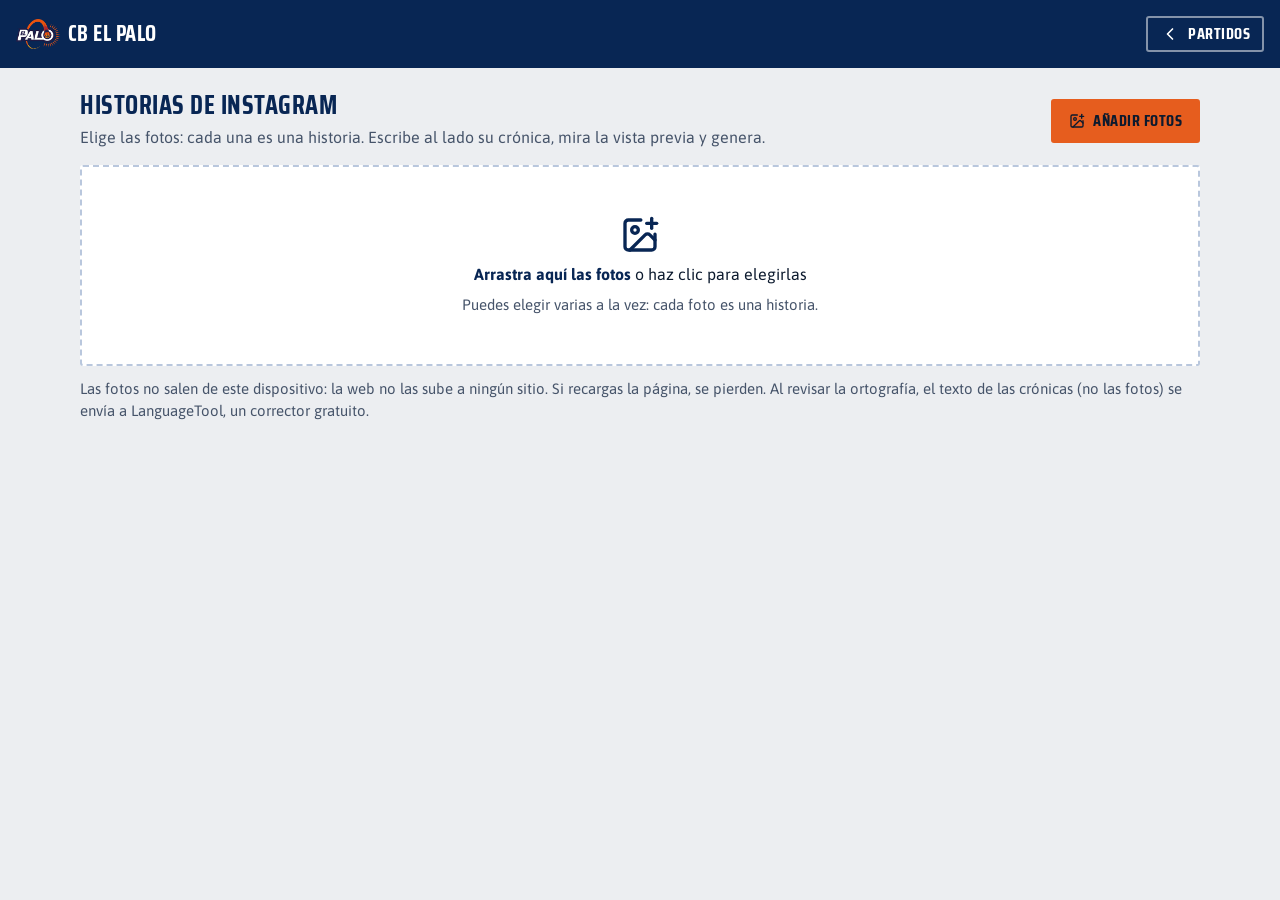
<file: historias.html>
<!doctype html>
<html lang="es">
<head>
<meta charset="utf-8">
<meta name="viewport" content="width=device-width, initial-scale=1">
<title>Historias · CB El Palo</title>
<meta name="robots" content="noindex, nofollow">
<meta name="theme-color" content="#082654">
<meta name="color-scheme" content="light">
<link rel="icon" href="img/icono-32.png?v=2" sizes="32x32">
<link rel="apple-touch-icon" href="img/icono-180.png?v=2">
<link rel="preload" href="fuentes/saira-condensed-700-latin.woff2" as="font" type="font/woff2" crossorigin>
<link rel="preload" href="fuentes/asap-latin.woff2" as="font" type="font/woff2" crossorigin>
<style>
/* El cartel de horarios del club: franja de mando azul con la selección en naranja, bandas claras
   por día, horas en naranja, renglones sobre blanco y fondo de hormigón. Móvil primero; las
   rejillas cambian por container query sobre .marco. */

@font-face { font-family: 'Saira Condensed'; font-style: normal; font-weight: 600; font-display: swap; src: url(fuentes/saira-condensed-600-latin.woff2) format('woff2'); }
@font-face { font-family: 'Saira Condensed'; font-style: normal; font-weight: 700; font-display: swap; src: url(fuentes/saira-condensed-700-latin.woff2) format('woff2'); }
@font-face { font-family: 'Asap'; font-style: normal; font-weight: 100 900; font-stretch: 100%; font-display: swap; src: url(fuentes/asap-latin.woff2) format('woff2'); }

:root {
  /* Marca: variables de la cabecera de cbelpalo.com */
  --azul: #082654;
  --naranja: #e65d1e;
  /* Derivados */
  --azul-claro: #b9c7dd;
  --banda: #d6dfeb;
  --naranja-claro: #ffb392;
  --naranja-tinte: #fde4d7;
  --hormigon: #eceef1;
  --papel: #ffffff;
  --tinta: #0c1a2e;
  --tinta-suave: #46546a;
  --regla: #d4dae3;
  --finde: #c62828; /* sábado y domingo en el calendario de las fechas (21-10) */

  --f-cartel: 'Saira Condensed', 'Arial Narrow', sans-serif-condensed, sans-serif;
  --f-texto: 'Asap', system-ui, sans-serif;

  --t-etiqueta: 0.8125rem;
  --t-dato: 0.9375rem;
  --t-texto: 1rem;
  --t-equipo: 1rem;
  --t-banda: 1.625rem;
  --t-hora: 2rem;

  --e-1: 0.25rem;
  --e-2: 0.5rem;
  --e-3: 0.75rem;
  --e-4: 1rem;
  --e-5: 1.5rem;
  --e-6: 2rem;
  --e-7: 3rem;

  /* Márgenes laterales: el contenido se centra en 76rem, las bandas llegan a los bordes. */
  --margen: max(1rem, calc((100% - 80rem) / 2));
  --radio: 3px;
  --alto-fijo: 0px;
  --salida: cubic-bezier(0.16, 1, 0.3, 1);
}

*, *::before, *::after { box-sizing: border-box; }
html { -webkit-text-size-adjust: 100%; scrollbar-color: var(--azul) var(--hormigon); }
body {
  margin: 0;
  background: var(--hormigon);
  color: var(--tinta);
  font: 400 var(--t-texto) / 1.45 var(--f-texto);
  caret-color: var(--naranja);
}
::selection { background: var(--azul); color: #fff; }
:focus-visible { outline: 3px solid var(--naranja); outline-offset: 2px; }
button, input, select { font: inherit; color: inherit; }
[hidden] { display: none !important; }
.oculto { position: absolute; width: 1px; height: 1px; overflow: hidden; clip-path: inset(50%); white-space: nowrap; }
.icono { width: 1em; height: 1em; flex: none; fill: none; stroke: currentColor; stroke-width: 2; stroke-linecap: round; stroke-linejoin: round; }

/* Columna de pantalla entera: con pocos partidos, los resultados crecen y el pie queda abajo. */
.marco { container: marco / inline-size; display: flex; flex-direction: column; min-height: 100vh; min-height: 100dvh; }
.marco > .resultados { flex: 1 0 auto; }

/* ── Cabecera ─────────────────────────────────────────────────────────── */
/* Móvil y tableta: fija arriba, con la marca y la hamburguesa que abre el panel de filtros, y el
   filete naranja que antes cerraba la barra. En el PC (≥60rem) vuelve a ser la franja de siempre. */
.cabecera {
  position: sticky;
  top: 0;
  z-index: 30;
  display: flex;
  align-items: center;
  justify-content: space-between;
  gap: var(--e-2) var(--e-4);
  padding-block: var(--e-2);
  padding-inline: var(--margen);
  background: var(--azul);
  color: #fff;
  border-bottom: 3px solid var(--naranja);
}
.cabecera__marca {
  display: inline-flex;
  align-items: center;
  gap: var(--e-2);
  color: #fff;
  text-decoration: none;
  font: 700 1.375rem / 1 var(--f-cartel);
  text-transform: uppercase;
  letter-spacing: 0.02em;
}
.cabecera__marca img { width: 2.75rem; height: 2.75rem; object-fit: contain; }
.frescura { margin: 0; font-size: var(--t-dato); color: var(--azul-claro); }
.frescura time { color: #fff; font-weight: 500; font-variant-numeric: tabular-nums; }
.frescura--vieja { color: var(--naranja-claro); font-weight: 600; }
.frescura--vieja time { color: inherit; }
/* Vistas guardadas en la fila del escudo: solo en el PC (en el móvil van al final del panel), y con
   ellas el botón de plegar la franja de filtros (en el móvil los filtros ya viven en el panel). */
.cabecera__vistas { display: none; align-items: center; gap: var(--e-3); }
.cabecera__plegar { display: none; }
.cabecera__etiqueta { font: 600 var(--t-etiqueta) / 1 var(--f-cartel); text-transform: uppercase; letter-spacing: 0.08em; color: var(--azul-claro); }
/* CARTELES (21-10): el botón, a la derecha (junto a la hamburguesa en el móvil, junto a las vistas
   en el PC). Solo el icono en lo estrecho; con sitio, también la palabra. En la web publicada viene
   oculto salvo con `?carteles` (site/carteles/arranque.js). */
.boton-icono.cabecera__carteles { width: auto; min-width: 2.75rem; margin-left: auto; padding-inline: var(--e-2); gap: var(--e-2); }
/* HISTORIAS (25-11): el mismo botón, justo a la derecha del de carteles (site/historias/arranque.js). */
/* Historias y Pistas (asignar.html) son el mismo botón: cada uno pegado a la derecha (margin-left: auto,
   de arriba) salvo que vaya otro VISIBLE delante, que entonces va a su lado (25-11 y 27-11, Luismi). */
.cabecera__carteles:not([hidden]) ~ .boton-icono.cabecera__carteles { margin-left: 0; }
/* Es un enlace (a historias.html) con aspecto de botón: sin subrayado (25-11, Luismi). */
a.boton-icono.cabecera__carteles { text-decoration: none; }
.cabecera__carteles-texto { display: none; font: 700 var(--t-equipo) / 1 var(--f-cartel); text-transform: uppercase; letter-spacing: 0.03em; }
@container marco (width >= 40rem) {
  .boton-icono.cabecera__carteles { display: inline-flex; align-items: center; padding-inline: var(--e-3); }
  .cabecera__carteles-texto { display: inline; }
}
@container marco (width >= 64rem) {
  .boton-icono.cabecera__carteles { height: 2.25rem; }
}

/* ── Pie: cuándo se actualizaron los datos ────────────────────────────── */
.pie {
  padding-block: var(--e-4);
  padding-inline: var(--margen);
  border-top: 3px solid var(--naranja);
  background: var(--azul);
}
.boton-icono {
  display: inline-grid;
  flex: none;
  place-items: center;
  width: 2.75rem;
  height: 2.75rem;
  border: 2px solid rgb(255 255 255 / 0.5);
  border-radius: var(--radio);
  background: transparent;
  color: #fff;
  font-size: 1.25rem;
  cursor: pointer;
}
.boton-icono:hover { background: rgb(255 255 255 / 0.14); }

/* ── Panel de filtros ─────────────────────────────────────────────────── */
/* Móvil y tableta: panel lateral que entra por la derecha (a todo el ancho en el teléfono) con
   «Actualizado» arriba y los filtros debajo. Es contenedor propio: dentro, los filtros se colocan
   según lo que mide el panel, no la pantalla. */
.panel {
  position: fixed;
  inset-block: 0;
  right: 0;
  z-index: 40;
  width: min(26rem, 100%);
  overflow-y: auto;
  overscroll-behavior: contain;
  background: var(--azul);
  container: mando / inline-size;
  box-shadow: -12px 0 32px -16px rgb(8 38 84 / 0.7);
  transform: translateX(100%);
  visibility: hidden;
  transition: transform 0.22s var(--salida), visibility 0s linear 0.22s;
}
.panel--abierto { transform: none; visibility: visible; transition: transform 0.22s var(--salida); }
.panel__cabeza {
  display: flex;
  align-items: center;
  justify-content: space-between;
  gap: var(--e-3);
  padding-block: var(--e-2);
  padding-inline: var(--e-4);
  border-bottom: 1px solid rgb(255 255 255 / 0.12);
}
.velo {
  position: fixed;
  inset: 0;
  z-index: 35;
  background: rgb(8 38 84 / 0.6);
  opacity: 0;
  visibility: hidden;
  transition: opacity 0.22s var(--salida), visibility 0s linear 0.22s;
}
.panel--abierto + .velo { opacity: 1; visibility: visible; transition: opacity 0.22s var(--salida); }
html:has(.panel--abierto) { overflow: hidden; }

/* ── Barra de mando ───────────────────────────────────────────────────── */
.mando {
  display: flex;
  flex-wrap: wrap;
  gap: var(--e-4) var(--e-5);
  padding-block: var(--e-4);
  padding-inline: var(--margen);
  background: var(--azul);
  color: #fff;
}
.cabecera :focus-visible, .panel :focus-visible, .segmento__control:focus-visible + .segmento { outline-color: #fff; }
.grupo { flex: 1 1 100%; min-width: 0; margin: 0; padding: 0; border: 0; }
.grupo__nombre {
  margin-bottom: var(--e-2);
  padding: 0;
  font: 600 var(--t-etiqueta) / 1 var(--f-cartel);
  text-transform: uppercase;
  letter-spacing: 0.08em;
  color: var(--azul-claro);
}

.segmentos { display: flex; flex-wrap: wrap; gap: var(--e-2); }
.segmentos--unidos { flex-wrap: nowrap; gap: 0; }
.segmento__control { position: absolute; width: 1px; height: 1px; margin: 0; opacity: 0; pointer-events: none; }
.segmento {
  position: relative;
  display: inline-flex;
  align-items: center;
  justify-content: center;
  gap: var(--e-2);
  min-height: 2.75rem;
  padding-inline: var(--e-3);
  border: 2px solid var(--naranja);
  border-radius: var(--radio);
  background: var(--hormigon);
  color: var(--azul);
  font: 700 var(--t-equipo) / 1 var(--f-cartel);
  text-transform: uppercase;
  letter-spacing: 0.03em;
  white-space: nowrap;
  cursor: pointer;
  user-select: none;
  transition: background-color 0.15s var(--salida), color 0.15s var(--salida);
}
/* En los móviles más estrechos (320px) los unidos aprietan el relleno para que «7 · 14 · 1 mes · Fechas» quepa. */
.segmentos--unidos .segmento { flex: 1 1 auto; padding-inline: var(--e-2); border-radius: 0; }
.segmentos--unidos .segmento:not(:first-of-type) { margin-left: -2px; }
.segmentos--unidos .segmento:first-of-type { border-radius: var(--radio) 0 0 var(--radio); }
.segmentos--unidos .segmento:last-of-type { border-radius: 0 var(--radio) var(--radio) 0; }
/* El de las fechas a medida es un icono: cuadrado (el alto del segmento) y sin relleno lateral. */
/* `gap: 0`: el nombre para el lector de pantalla va en un span aparte y, con hueco, descentraba el icono. */
.segmento--cuadrado { width: 2.75rem; padding-inline: 0; gap: 0; }
.segmento--con-icono .icono { width: 1.125rem; height: 1.125rem; }
.segmentos--unidos .segmento--cuadrado { flex: 0 0 auto; padding-inline: 0; }
.segmento--cuadrado .icono { width: 1.125rem; height: 1.125rem; }
.segmento:hover { background: var(--naranja-tinte); }
/* La selección va en naranja: texto tinta (4,95:1), no blanco (3,53:1 no llega a AA a 18px). */
.segmento__control:checked + .segmento { z-index: 1; background: var(--naranja); color: var(--tinta); }
.segmento__control:focus-visible + .segmento { z-index: 2; outline: 3px solid #fff; outline-offset: 2px; }
.segmento__cuenta {
  min-width: 1.5rem;
  padding: 0.1875rem 0.375rem;
  border-radius: 999px;
  background: var(--regla);
  color: var(--azul);
  font: 600 var(--t-etiqueta) / 1 var(--f-texto);
  font-variant-numeric: tabular-nums;
  letter-spacing: 0;
  text-align: center;
}
.segmento__cuenta:has([data-cuenta]:empty) { display: none; }
/* «días» solo se ve con sitio (PC); en el móvil lo lee el lector de pantalla y lo dice la leyenda. */
.segmento__unidad { position: absolute; width: 1px; height: 1px; overflow: hidden; clip-path: inset(50%); white-space: nowrap; }
/* «Equipos» abre una ventana: mismo segmento, naranja cuando hay un subconjunto elegido. */
.segmento--boton { font: 700 var(--t-equipo) / 1 var(--f-cartel); }
/* Con un solo equipo elegido el botón lleva «Equipo · Entrenador», que es largo: se recorta, con el
   texto entero en el título (lo pone site/filtros.js). 10rem es el tope MEDIDO a 1024px: con él la
   franja aguanta en una sola fila (a 12rem ya se parte). Subió de 5.5 a 10rem cuando «Local» y
   «Visitante» pasaron a ser iconos y soltaron unos 64px (18-09). */
#equipos-texto { display: block; overflow: hidden; max-width: 10rem; text-overflow: ellipsis; }
.segmento--activo { background: var(--naranja); color: var(--tinta); }
.segmento--activo:hover { background: var(--naranja); }
.icono--lista { width: 1.125rem; height: 1.125rem; stroke-width: 2.2; }
.icono--marca { width: 1.125rem; height: 1.125rem; padding: 1px; border: 2px solid currentColor; border-radius: 2px; stroke: transparent; stroke-width: 2.5; }
.segmento__control:checked + .segmento .icono--marca { stroke: currentColor; }

/* «Resaltar coincidencias»: interruptor bajo «Agrupar», con cualquier agrupación (09-10). No es un
   segmento (no cambia qué partidos salen, solo cómo se ven): pista redonda, naranja al encenderse. */
.interruptor {
  display: flex;
  align-items: center;
  gap: var(--e-2);
  width: fit-content;
  min-height: 2.75rem;
  margin-top: var(--e-2);
  color: #fff;
  font: 600 var(--t-equipo) / 1 var(--f-cartel);
  text-transform: uppercase;
  letter-spacing: 0.03em;
  cursor: pointer;
  user-select: none;
}
.interruptor__control { position: absolute; width: 1px; height: 1px; margin: 0; opacity: 0; pointer-events: none; }
.interruptor__pista {
  position: relative;
  flex: none;
  width: 2.5rem;
  height: 1.5rem;
  border-radius: 999px;
  background: rgb(255 255 255 / 0.25);
  transition: background-color 0.15s var(--salida);
}
.interruptor__pista::after {
  content: "";
  position: absolute;
  top: 0.1875rem;
  left: 0.1875rem;
  width: 1.125rem;
  height: 1.125rem;
  border-radius: 50%;
  background: #fff;
  transition: transform 0.15s var(--salida);
}
.interruptor:hover .interruptor__pista { background: rgb(255 255 255 / 0.4); }
.interruptor__control:checked + .interruptor__pista { background: var(--naranja); }
.interruptor__control:checked + .interruptor__pista::after { transform: translateX(1rem); }
.interruptor__control:focus-visible + .interruptor__pista { outline: 3px solid #fff; outline-offset: 2px; }

.fechas { display: flex; flex-wrap: wrap; gap: var(--e-3); margin-top: var(--e-3); }
.fechas__campo {
  display: grid;
  gap: var(--e-1);
  font: 600 var(--t-etiqueta) / 1 var(--f-cartel);
  text-transform: uppercase;
  letter-spacing: 0.08em;
  color: var(--azul-claro);
}
.fechas__campo input, .fechas__campo select {
  min-height: 2.75rem;
  padding-inline: var(--e-3);
  border: 2px solid var(--papel);
  border-radius: var(--radio);
  background: var(--papel);
  color: var(--tinta);
  font: 500 var(--t-texto) / 1 var(--f-texto);
  letter-spacing: 0;
  text-transform: none;
  accent-color: var(--azul);
}
/* Con un periodo elegido, «desde/hasta» son de solo lectura: se leen en blanco sobre el azul, sin
   caja de papel ni calendario, para que no parezcan editables. */
.fechas__campo input[readonly] {
  border-color: rgb(255 255 255 / 0.28);
  background: transparent;
  color: #fff;
  color-scheme: dark;
  cursor: default;
}
/* «Desde» y «Hasta» (21-10): campo de texto «dd/mm/aaaa» con el icono del calendario (el
   «calendar» de Lucide) y, al pulsarlo, el CALENDARIO PROPIO (site/selector-fecha.js). Va antes que
   la regla de solo lectura, que le quita la caja y el icono. */
.fechas__campo .fecha__entrada {
  width: 10.5rem;
  padding-right: 2.5rem;
  background: var(--papel) url("data:image/svg+xml,%3Csvg xmlns='http://www.w3.org/2000/svg' viewBox='0 0 24 24' fill='none' stroke='%230c1a2e' stroke-width='2' stroke-linecap='round' stroke-linejoin='round'%3E%3Cpath d='M8 2v4'/%3E%3Cpath d='M16 2v4'/%3E%3Crect width='18' height='18' x='3' y='4' rx='2'/%3E%3Cpath d='M3 10h18'/%3E%3C/svg%3E") no-repeat right 0.75rem center / 1.125rem;
  font-variant-numeric: tabular-nums;
  cursor: pointer;
}
.fechas__campo .fecha__entrada[readonly] { background: transparent; cursor: default; }
/* Desplegable «Mes»: mismo campo que las fechas, con flecha propia para que mida igual en todos los navegadores. */
.fechas__campo select {
  appearance: none;
  padding-right: 2.25rem;
  background: var(--papel) url("data:image/svg+xml,%3Csvg xmlns='http://www.w3.org/2000/svg' viewBox='0 0 16 16' fill='none' stroke='%230c1a2e' stroke-width='2' stroke-linecap='round' stroke-linejoin='round'%3E%3Cpath d='M4 6l4 4 4-4'/%3E%3C/svg%3E") no-repeat right 0.75rem center / 1rem;
  cursor: pointer;
}
.fechas__error { margin: var(--e-2) 0 0; color: var(--naranja-claro); font-weight: 600; }
/* CALENDARIO (21-10): papel bajo el campo, como el desplegable de las vistas. Semana de lunes a
   domingo, sábado y domingo en rojo, hoy recuadrado en azul, el elegido en naranja (el de los filtros
   encendidos) y lo que no se puede elegir apagado. «Hoy» y «Limpiar» abajo, con .boton. */
.fecha { position: relative; display: block; }
.calendario {
  position: absolute;
  z-index: 40;
  top: calc(100% + var(--e-1));
  left: 0;
  width: 18rem;
  max-width: calc(100vw - 2rem);
  padding: var(--e-3);
  border-radius: var(--radio);
  background: var(--papel);
  color: var(--tinta);
  box-shadow: 0 24px 48px -16px rgb(8 38 84 / 0.5);
  font: 500 var(--t-dato) / 1 var(--f-texto);
  letter-spacing: 0;
  text-transform: none;
}
.calendario__cabeza { display: flex; align-items: center; justify-content: space-between; gap: var(--e-2); margin-bottom: var(--e-2); }
.calendario__mes { margin: 0; color: var(--azul); font: 700 var(--t-equipo) / 1 var(--f-cartel); letter-spacing: 0.03em; text-transform: uppercase; }
.calendario__flecha {
  display: inline-grid;
  place-items: center;
  width: 2.25rem;
  height: 2.25rem;
  padding: 0;
  border: 2px solid var(--azul);
  border-radius: var(--radio);
  background: var(--papel);
  color: var(--azul);
  cursor: pointer;
}
.calendario__flecha:hover { background: var(--azul); color: #fff; }
.calendario__flecha:disabled { border-color: var(--regla); background: var(--papel); color: var(--regla); cursor: default; }
.calendario__rejilla { width: 100%; border-collapse: collapse; table-layout: fixed; }
.calendario__rejilla th { padding: var(--e-1) 0; color: var(--tinta-suave); font: 600 var(--t-etiqueta) / 1 var(--f-cartel); }
.calendario__rejilla td { padding: 1px; text-align: center; }
.calendario__dia {
  width: 100%;
  height: 2.25rem;
  padding: 0;
  border: 2px solid transparent;
  border-radius: var(--radio);
  background: none;
  color: var(--tinta);
  font: 500 var(--t-dato) / 1 var(--f-texto);
  font-variant-numeric: tabular-nums;
  cursor: pointer;
}
.calendario__dia:hover { background: var(--naranja-tinte); }
.calendario .calendario__finde { color: var(--finde); }
.calendario__dia--otro-mes { opacity: 0.45; }
.calendario__dia--hoy { border-color: var(--azul); font-weight: 700; }
.calendario .calendario__dia--elegido { background: var(--naranja); color: var(--tinta); font-weight: 700; }
.calendario .calendario__dia:disabled { background: none; color: var(--regla); cursor: default; }
.calendario__pie { display: flex; gap: var(--e-2); margin-top: var(--e-2); }
.calendario__pie .boton { flex: 1; }
.calendario__pie .boton:disabled { border-color: var(--regla); background: var(--papel); color: var(--regla); cursor: default; }
/* En el panel y la franja el foco es blanco; sobre el papel del calendario, naranja. */
.panel .calendario :focus-visible { outline: 3px solid var(--naranja); outline-offset: -1px; }

/* Vistas guardadas: un desplegable PROPIO (09-10, Luismi) con la cara del de «Periodo» y el disquete
   suelto. No es un filtro más (solo guarda y vuelve a poner los otros), así que no lleva el borde
   naranja de los segmentos: icono blanco sobre el azul, sin contorno, y el velo blanco de
   `.boton-icono` al pasar por encima. */
.vistas { display: flex; align-items: center; gap: var(--e-1); }
.vistas__selector { position: relative; flex: 1 1 10rem; min-width: 0; margin-right: var(--e-1); }
.vistas__abrir {
  display: flex;
  align-items: center;
  gap: var(--e-2);
  width: 100%;
  min-height: 2.75rem;
  padding-inline: var(--e-3);
  border: 2px solid var(--papel);
  border-radius: var(--radio);
  background: var(--papel);
  color: var(--tinta);
  font: 500 var(--t-texto) / 1 var(--f-texto);
  text-align: left;
  cursor: pointer;
}
.vistas__texto { flex: 1; min-width: 0; overflow: hidden; text-overflow: ellipsis; white-space: nowrap; }
.vistas__abrir .icono { transition: transform 0.15s var(--salida); }
.vistas__abrir[aria-expanded="true"] .icono { transform: rotate(180deg); }
/* La lista flota bajo el botón, al menos tan ancha como él. */
.vistas__lista {
  position: absolute;
  z-index: 5;
  top: calc(100% + var(--e-1));
  left: 0;
  width: max-content;
  min-width: 100%;
  max-width: 20rem;
  padding-block: var(--e-1);
  border-radius: var(--radio);
  background: var(--papel);
  color: var(--tinta);
  box-shadow: 0 16px 32px -12px rgb(8 38 84 / 0.55), 0 0 0 1px var(--regla);
}
.vistas__opciones { margin: 0; padding: 0; list-style: none; }
.vistas__fila { position: relative; display: flex; align-items: center; padding-right: var(--e-1); }
.vistas__opcion {
  flex: 1;
  min-width: 0;
  min-height: 2.75rem;
  padding: 0 var(--e-3);
  border: 0;
  background: transparent;
  color: var(--azul);
  font: 600 var(--t-dato) / 1.2 var(--f-texto);
  text-align: left;
  overflow: hidden;
  text-overflow: ellipsis;
  white-space: nowrap;
  cursor: pointer;
}
/* La de los filtros de ahora: con la raya naranja a la izquierda. */
.vistas__opcion[aria-current="true"] { box-shadow: inset 3px 0 0 var(--naranja); font-weight: 700; }
.vistas__mas {
  display: grid;
  flex: none;
  place-items: center;
  width: 2.25rem;
  height: 2.25rem;
  padding: 0;
  border: 0;
  border-radius: var(--radio);
  background: transparent;
  color: var(--tinta-suave);
  font-size: 1.125rem;
  cursor: pointer;
}
.vistas__opcion:hover, .vistas__mas:hover, .vistas__mas[aria-expanded="true"], .vistas__accion:hover { background: var(--naranja-tinte); color: var(--azul); }
.vistas__renombrar { flex: 1; min-width: 0; min-height: 2.25rem; margin: var(--e-1) 0 var(--e-1) var(--e-2); font-size: var(--t-dato); }
/* El menú del «⋯»: flota bajo su fila, pegado a la derecha. */
.vistas__menu {
  position: absolute;
  z-index: 1;
  top: calc(100% - var(--e-1));
  right: var(--e-1);
  display: grid;
  min-width: 9rem;
  padding-block: var(--e-1);
  border-radius: var(--radio);
  background: var(--papel);
  box-shadow: 0 12px 24px -10px rgb(8 38 84 / 0.55), 0 0 0 1px var(--regla);
}
.vistas__accion {
  display: flex;
  align-items: center;
  gap: var(--e-2);
  min-height: 2.5rem;
  padding: 0 var(--e-3);
  border: 0;
  background: transparent;
  color: var(--azul);
  font: 600 var(--t-dato) / 1 var(--f-texto);
  text-align: left;
  cursor: pointer;
}
.vistas__aviso { margin: 0; padding: var(--e-2) var(--e-3) var(--e-1); border-top: 1px solid var(--regla); color: var(--tinta-suave); font-size: var(--t-etiqueta); }
.vistas__aviso:empty { display: none; }
/* Sobre papel, el contorno de foco vuelve al naranja (en la cabecera y el panel es blanco). */
.vistas__lista :focus-visible { outline: 3px solid var(--naranja); outline-offset: -3px; }
/* Sin vistas ni nada que guardar, el bloque está vacío: fuera también su etiqueta «Vistas». */
.cabecera__vistas:not(:has(.vistas > :not([hidden]))) .cabecera__etiqueta,
.grupo--vistas:not(:has(.vistas > :not([hidden]))) { display: none; }
.vistas__boton { border-color: transparent; color: var(--azul-claro); }
.vistas__boton:hover { color: #fff; }
.vistas__boton .icono { width: 1.125rem; height: 1.125rem; }
.dialogo__cuerpo { display: grid; gap: var(--e-3); padding: var(--e-4); }
.campo { display: grid; gap: var(--e-1); }
.campo__nombre { color: var(--azul); font: 600 var(--t-etiqueta) / 1 var(--f-cartel); text-transform: uppercase; letter-spacing: 0.08em; }
.campo__entrada {
  min-height: 2.75rem;
  padding-inline: var(--e-3);
  border: 2px solid var(--azul-claro);
  border-radius: var(--radio);
  background: var(--papel);
  color: var(--tinta);
  font: 500 var(--t-texto) / 1 var(--f-texto);
}
.campo__entrada:focus-visible { border-color: var(--azul); outline: 3px solid var(--naranja); outline-offset: 1px; }
.dialogo__nota { margin: 0; color: var(--tinta-suave); font-size: var(--t-dato); }
/* Guardar viniendo de una vista (09-10): «Actualizar “X”» arriba y, debajo, guardar otra nueva. */
.vista-origen { display: grid; gap: var(--e-3); }
.vista-origen__o { margin: 0; padding-top: var(--e-3); border-top: 1px solid var(--regla); color: var(--azul); font: 600 var(--t-dato) / 1.2 var(--f-texto); }
.dialogo__pie .boton { width: 100%; }

/* ── Bandas y renglones ───────────────────────────────────────────────── */
.dia, .pabellon, .subgrupo { margin: 0; }
/* LISTA COMPACTA (21-10, Luismi: «que se vean más partidos de primeras sin hacer scroll»): bandas,
   cabeceras de pabellón y renglones con menos relleno vertical, y en el PC la hora y el título del
   día algo más pequeños y las líneas de cada celda más juntas. Medido en el PC: de 7 a más de 10
   partidos enteros en la primera pantalla a 1440×900. */
.banda {
  display: flex;
  align-items: baseline;
  gap: var(--e-3);
  margin: 0;
  padding-block: var(--e-1);
  padding-inline: var(--margen);
  background: var(--banda);
  color: var(--azul);
  font: 700 var(--t-banda) / 1.1 var(--f-cartel);
  text-transform: uppercase;
  letter-spacing: 0.02em;
  position: sticky;
  top: var(--alto-fijo);
  z-index: 10;
}
.banda__cuando, .partido__vivo {
  align-self: center;
  padding: 0.3125rem 0.5rem;
  border-radius: var(--radio);
  background: var(--naranja);
  color: var(--tinta);
  font: 700 var(--t-etiqueta) / 1 var(--f-cartel);
  letter-spacing: 0.08em;
}
.banda__ciudad { color: var(--tinta-suave); font-weight: 600; }
.banda__ciudad::before { content: " · "; }
.cuenta { margin-left: auto; white-space: nowrap; font: 600 var(--t-dato) / 1 var(--f-cartel); letter-spacing: 0.06em; text-transform: uppercase; }
/* El recuento del día manda: azul y más grande que el del pabellón, que va debajo en gris pequeño. */
.banda .cuenta { color: var(--azul); font: 700 var(--t-equipo) / 1 var(--f-cartel); letter-spacing: 0.04em; }
.subgrupo__cabeza {
  display: flex;
  align-items: baseline;
  gap: var(--e-3);
  margin: 0;
  padding-block: var(--e-1);
  padding-inline: var(--margen);
  border-bottom: 1px solid var(--regla);
  background: var(--hormigon);
  color: var(--azul);
  font: 700 var(--t-equipo) / 1.15 var(--f-cartel);
  text-transform: uppercase;
  letter-spacing: 0.03em;
}
.subgrupo__cabeza .cuenta { color: var(--tinta-suave); }

.lista { margin: 0; padding: 0; list-style: none; background: var(--papel); }
.lista:empty { display: none; }
/* Móvil estrecho (02-10, Luismi: «no se ven más de 3 partidos a la vez»): DOS filas. Arriba la hora
   y, a su lado, el partido (un equipo por línea, escudo y nombre con elipsis); abajo, en UNA línea,
   el pie: equipo + entrenador y, si caben, pista y jornada. Antes eran cinco filas: hora con la
   categoría, el partido, el pabellón y la competición. */
.partido {
  display: grid;
  grid-template-columns: 4.25rem minmax(0, 1fr);
  grid-template-areas:
    "cuando encuentro"
    "pie pie";
  gap: var(--e-1) var(--e-3);
  padding-block: var(--e-2);
  padding-inline: var(--margen);
  border-bottom: 1px solid var(--regla);
  background: var(--papel);
}
/* En el móvil la hora comparte línea con la categoría: centrada con ella. En los demás anchos manda
   la primera línea del bloque (ver más abajo). */
.partido__cuando { grid-area: cuando; align-self: center; display: flex; flex-direction: column; gap: 0.125rem; }
.partido__dia {
  color: var(--azul);
  font: 600 var(--t-etiqueta) / 1.1 var(--f-cartel);
  text-transform: uppercase;
  letter-spacing: 0.06em;
}
.resultados[data-vista^="fecha"] .partido__dia { display: none; }
.partido__hora {
  color: var(--naranja);
  font: 700 var(--t-hora) / 1 var(--f-cartel);
  font-variant-numeric: tabular-nums;
  letter-spacing: 0.01em;
}
/* Coincidencia: mismo pabellón, día y hora que otro partido de los que se ven. Los renglones van
   seguidos (se ordenan por hora), así que el tinte los junta en un bloque. Solo el tinte: la
   etiqueta y el filete de la primera versión apenas se veían en pantallas grandes (17-09). */
.partido--coincide { background: var(--naranja-tinte); }
/* EN JUEGO (03-10): debajo de la hora, la pastilla de «Hoy» con el minuto de la última actualización
   («min. 24», en minúscula, como lo pidió Luismi). El tanteo, en naranja: todavía puede cambiar. */
.partido__vivo { align-self: flex-start; white-space: nowrap; }
/* Doble clase: la regla general de `.encuentro__tanteo` va más abajo y, con la misma, la pisaba. */
.encuentro__tanteo.encuentro__tanteo--vivo { color: var(--naranja); }
/* Sin hora todavía: en tinta suave, que no compita con las horas de verdad. */
.partido__hora--sin { color: var(--tinta-suave); }
.partido[data-estado="aplazado"] .partido__hora,
.partido[data-estado="suspendido"] .partido__hora { color: var(--tinta-suave); text-decoration: line-through; text-decoration-thickness: 2px; }
.partido__equipo {
  grid-area: equipo;
  align-self: center;
  display: flex;
  flex-direction: column;
  gap: 0.125rem;
}
.partido__categoria {
  color: var(--azul);
  font: 700 var(--t-equipo) / 1.15 var(--f-cartel);
  text-transform: uppercase;
  letter-spacing: 0.03em;
}
/* El entrenador por su alias, debajo de la categoría: es como el club distingue dos equipos de la
   misma categoría. Texto normal y en tinta suave para que la categoría siga mandando. */
.partido__entrenador {
  color: var(--tinta-suave);
  font: 400 var(--t-dato) / 1.25 var(--f-texto);
}
/* El partido como en AND Scout: por cada lado escudo, nombre y tanteo, local primero. Móvil primero:
   un equipo por línea con su tanteo a la derecha. Cuando el propio partido mide 24rem o más (container
   query sobre él, ver abajo), una sola línea centrada en el marcador. El club en azul, mayúsculas y
   peso 800 para encontrarlo de un vistazo; el tanteo en Saira. */
.partido__encuentro { grid-area: encuentro; align-self: center; container: encuentro / inline-size; }
.encuentro {
  display: grid;
  grid-template-columns: minmax(0, 1fr) auto;
  align-items: center;
  gap: var(--e-1) var(--e-3);
  font-weight: 500;
  line-height: 1.35;
}
.encuentro__lado { display: flex; align-items: center; gap: var(--e-2); min-width: 0; }
.encuentro__lado--local { grid-area: 1 / 1; }
.encuentro__lado--visitante { grid-area: 2 / 1; }
.encuentro__lado--visitante .escudo { order: -1; }
/* En dos líneas el nombre no se parte: el rival largo ya viene con su nombre corto (registro de
   config/club.mjs o recorte automático) y, si ni así cabe en un móvil muy estrecho, elipsis. */
.encuentro__nombre { min-width: 0; white-space: nowrap; overflow: hidden; text-overflow: ellipsis; }
/* Siglas del rival (21-10): escondidas salvo que el nombre no quepa (site/filtros.js → siglasSiNoCabe);
   entonces el nombre se esconde a la vista pero lo sigue leyendo el lector de pantalla. */
.nombre__siglas, .nombre__reducido { display: none; }
.encuentro__nombre--siglas .nombre__siglas, .encuentro__nombre--reducido .nombre__reducido { display: inline; }
.encuentro__nombre--siglas .nombre__corto, .encuentro__nombre--reducido .nombre__corto { position: absolute; width: 1px; height: 1px; overflow: hidden; clip-path: inset(50%); white-space: nowrap; }
.encuentro__nombre--club { color: var(--azul); font-weight: 800; text-transform: uppercase; letter-spacing: 0.02em; }
/* En un derbi los dos lados son «CB El Palo»: cada uno lleva su entrenador para saber quién juega
   contra quién. Con un equipo por línea (lo estrecho) va AL LADO del nombre, que hay sitio de sobra
   y de otro modo el partido se comía cuatro líneas; cuando los dos equipos comparten línea, debajo
   (ver el bloque de 24rem). */
.encuentro__tecnico {
  margin-left: var(--e-2);
  color: var(--tinta-suave);
  font: 400 var(--t-dato) / 1.2 var(--f-texto);
  text-transform: none;
  letter-spacing: 0;
}
.encuentro__tanteo { color: var(--tinta); font: 700 var(--t-equipo) / 1 var(--f-cartel); font-variant-numeric: tabular-nums; text-align: end; }
.encuentro__tanteo--local { grid-area: 1 / 2; }
.encuentro__tanteo--visitante { grid-area: 2 / 2; }
/* En dos líneas el guion sobra; la marca de aplazado o suspendido ocupa la columna de los tanteos. */
.encuentro__guion { display: none; color: var(--tinta-suave); }
.encuentro__centro.marca-estado { grid-area: 1 / 2 / 3 / 3; justify-self: end; }
/* 1.5rem en el móvil (21-10, antes 1.75rem): con un equipo por línea, el escudo marcaba el alto de cada una. */
.escudo { flex: none; width: 1.5rem; height: 1.5rem; object-fit: contain; }
/* Dónde y qué se leen seguidos (y en el escritorio van en la misma columna, uno encima del otro):
   se distinguen por la letra, no por el color. El sitio en condensada, la competición en Asap. */
.partido__sitio, .partido__competicion { font-size: var(--t-dato); line-height: 1.35; color: var(--tinta-suave); }
.partido__sitio { grid-area: sitio; font-family: var(--f-cartel); font-weight: 600; letter-spacing: 0.02em; }
.partido__competicion { grid-area: competicion; }
/* La liga, en azul y negrita (09-10, Luismi: «que destaque bien»): de un vistazo, de qué competición
   es cada partido. La jornada, gris y normal. */
.competicion__nombre { color: var(--azul); font-weight: 700; }
/* La fase, en azul pero sin negrita (09-10, Luismi: «¿podemos poner la fase?»): acompaña a la liga
   sin competir con ella. El «·» que la precede, gris como el de la jornada. */
.fase { color: var(--azul); }
.partido__sitio > span + span::before { content: " · "; }
/* El pie del móvil: una sola línea de alto fijo con DOS lados (02-10, Luismi: «separar equipo de
   pista y jornada»). A la izquierda el equipo y su entrenador; a la derecha la pista
   (`.partido__datos`), la LIGA y la jornada. La liga se ve SIEMPRE (09-10, Luismi: «tenemos que
   poner la liga en móvil»). Cuando falta sitio cede, por este orden: la jornada, la pista y el
   entrenador (con elipsis); la categoría y la liga nunca. Lo que se va, se va ENTERO: salta a una
   segunda línea que el `overflow` esconde. Todo alineado por la LÍNEA BASE: mezcla Saira y Asap, y
   centradas caían a alturas distintas.
   Dos niveles: el pie se parte en `.partido__linea` (equipo, pista y liga) y `.partido__jornada`.
   La jornada va la última, así que es la primera que salta, y salta si no cabe con TODO lo demás
   a tamaño entero. Dentro de la línea, la pista encoge antes que el equipo. La jornada del móvil es
   una copia de la de `.competicion__jornada`, que en el escritorio va con la liga en su celda: solo
   una de las dos se ve (y se lee) a cada ancho. */
.partido__pie {
  grid-area: pie;
  display: flex;
  flex-wrap: wrap;
  align-items: baseline;
  column-gap: var(--e-1);
  height: 1.375rem;
  overflow: hidden;
}
.partido__linea, .partido__datos { display: contents; }
.partido__fase, .partido__jornada { display: none; }
/* Solo por debajo de 64rem (móvil y tableta): por encima, el pie, la línea y los datos son
   `display: contents` y estas piezas son las de siempre (con estas reglas sueltas, el escritorio
   heredaría el `nowrap` y el alto). */
@container marco (width < 64rem) {
  /* Alto fijo en CADA pieza, no solo en el pie: la categoría trae su propio alto de línea (1.15) y
     la primera línea medía 18px; la segunda empezaba 4px antes del corte y asomaba. */
  .partido__pie > *, .partido__linea > *, .partido__datos > * { flex: none; height: 1.375rem; line-height: 1.375rem; white-space: nowrap; }
  /* La línea es la primera del pie: nunca salta. Llena lo que deja la jornada (o todo, si saltó). */
  .partido__pie > .partido__linea { display: flex; flex: 1 1 auto; min-width: 0; align-items: baseline; column-gap: var(--e-1); }
  /* Dentro de la línea, el ORDEN en que cede cada pieza lo dan los `flex-shrink`: la pista un millón
     de veces antes que el equipo. Con factores tan dispares, mientras la pista no llega a cero el
     entrenador no encoge ni una fracción de píxel (con 1000 de diferencia perdía una décima y le
     salía la elipsis con la línea a medio llenar). */
  .partido__linea > .partido__equipo { flex: 0 1 auto; min-width: 0; flex-direction: row; align-items: baseline; gap: var(--e-2); margin-inline-end: var(--e-2); }
  /* El mismo alto de línea en todo el pie: la categoría (1.15) y el entrenador (1.25) traían el suyo. */
  .partido__pie .partido__categoria { flex: none; line-height: 1.375rem; }
  .partido__pie .partido__entrenador { line-height: 1.375rem; }
  .partido__datos {
    display: flex;
    /* Crece con el sitio que sobra (la pista se pega a la liga) y encoge antes que el equipo. */
    flex: 1 1e6 auto;
    flex-wrap: wrap;
    justify-content: flex-end;
    align-items: baseline;
    column-gap: var(--e-1);
    min-width: 0;
    height: 1.375rem;
    /* `clip` y no `hidden`: con `hidden` el bloque pasa a ser contenedor de scroll y el navegador se
       inventa su línea base (el borde inferior), así que los datos ya no casan con el equipo. */
    overflow: clip;
  }
  /* Un primer elemento de ancho cero: en un flex que se parte, el PRIMER elemento de una línea nunca
     salta, así que sin él una pista larga se quedaría en la línea visible, cortada. Con el ALTO de
     una línea entera: con alto 0, la primera línea medía 0 y la segunda (la que debía esconderse)
     empezaba arriba del todo, a la vista. Con un espacio de ancho cero DENTRO y la letra de los
     datos: así tiene línea base y los datos la conservan aunque la pista salte (09-10: sin ella, el
     navegador se inventaba la del borde inferior y bajaba la liga 7px). */
  .partido__datos::before { content: "\200b"; flex: none; width: 0; height: 1.375rem; font: 400 var(--t-etiqueta) / 1.375rem var(--f-texto); }
  .partido__datos > *, .partido__linea > .partido__competicion, .partido__pie > .partido__fase, .partido__pie > .partido__jornada { color: var(--tinta-suave); font: 400 var(--t-etiqueta) / 1.375rem var(--f-texto); letter-spacing: 0; }
  /* El «·» entre pista y liga va con la pista: si ella salta, él también. */
  .partido__datos .partido__sitio::after { content: "\00a0·"; }
  /* Por pabellón y sin pista, el sitio queda vacío: fuera, para que no deje hueco ni un «·» suelto. */
  .resultados[data-vista$="pabellon"] .partido__sitio:not(:has(.sitio__pista)) { display: none; }
  /* Fuera de las vistas por pabellón, el sitio es el pabellón entero (con pista y ciudad): casi nunca
     cabe, y contarlo hacía saltar la jornada aunque luego él tampoco se viera. Ahí la jornada va
     antes y el sitio solo ocupa lo que sobre. */
  .resultados:not([data-vista$="pabellon"]) .partido__datos { width: 0; }
  /* La liga no encoge nunca; su jornada de escritorio, fuera (la del móvil es `.partido__jornada`). */
  .partido__linea > .partido__competicion { flex: none; }
  /* La fase va igual que la jornada (09-10): su copia, `.partido__fase`, entre la línea y la jornada.
     Como el pie se parte en orden, la jornada salta primero; la fase, cuando ya no cabe con la línea
     a tamaño entero (con la pista), es decir, antes de que la pista ceda nada. */
  .partido__competicion .competicion__jornada, .partido__competicion > .competicion__con-fase { display: none; }
  .partido__pie > .partido__fase, .partido__pie > .partido__jornada { display: block; }
  .partido__pie .partido__entrenador { min-width: 0; overflow: hidden; text-overflow: ellipsis; }
  /* Un derbi lleva dos categorías: en la línea van separadas por un guion. */
  .partido--derbi .partido__pie .partido__categoria + .partido__categoria::before { content: "– "; }
  /* Las dos juntas no caben («Provincial Masculino A – Provincial Masculino B»): encogen con elipsis. */
  .partido--derbi .partido__pie .partido__categoria { flex: 0 1 auto; min-width: 0; overflow: hidden; text-overflow: ellipsis; }
}
/* Versión corta de la categoría, la liga y la jornada (09-10, Luismi: «vamos a intentar hacer hueco
   para la competición y fase al menos, y si es posible la jornada»): «INF FEM 13 · INF · Fase
   Previa · J3». El build pone las dos (site/paginas.mjs, `abreviar` en site/vistas.mjs); fuera del
   móvil estrecho la corta no existe, así que tableta y PC no cambian ni un píxel. */
.abrev-corto, .competicion__fase { display: none; }
@container marco (width < 40rem) {
  .partido__pie .abrev-largo { display: none; }
  .partido__pie .abrev-corto { display: inline; }
  /* Sin pista (Luismi: «quita la Pista de juego»): ni por pabellón, donde era lo único del sitio. */
  .partido__pie .partido__datos { display: none; }
  /* Orden en que cede el pie: la jornada, luego el entrenador (con elipsis) y luego la fase; la
     categoría y la liga nunca. La jornada sigue siendo la última pieza del pie: salta si no cabe con
     TODO lo demás entero. La fase ya no va suelta en el pie sino con la liga, en su copia
     `.competicion__fase`: la celda de la liga es un flex de una línea que se parte y esconde lo que
     salta, así que la fase se va ENTERA cuando la celda no le deja sitio. Y la celda solo encoge
     cuando el entrenador ya no puede más: categoría y entrenador pasan a ser piezas de la línea
     (el equipo, `display: contents`) para que el entrenador encoja solo, con un factor un millón de
     veces mayor que la celda (con factores parecidos, la celda perdía una fracción de píxel y la
     fase saltaba con el entrenador entero). */
  .partido__linea > .partido__equipo { display: contents; }
  /* Dos lados (09-10, Luismi: «alinea equipo+entrenador a la izquierda y categoría+fase+jornada a la
     derecha»): la línea crece con lo que sobra y su margen automático empuja la liga contra la
     jornada, que va al borde derecho; si la jornada saltó, la liga es la que toca el borde. El
     hueco va en medio. Qué cabe no cambia: el flex reparte las piezas por líneas con su ancho de
     contenido, ANTES de crecer. */
  .partido__linea > .partido__competicion { margin-inline-start: auto; }
  /* Arriba, no por la línea base: así estaban dentro del equipo, y alineadas por la base la liga y la
     jornada bajaban 1px y asomaban por debajo del pie. */
  .partido__pie .partido__categoria, .partido__pie .partido__entrenador { align-self: flex-start; }
  .partido__pie .partido__categoria { margin-inline-end: var(--e-1); }
  .partido__pie .partido__entrenador { flex: 0 1e6 auto; margin-inline-end: var(--e-2); }
  .partido--derbi .partido__pie .partido__categoria { flex-shrink: 1e6; margin-inline-end: 0; }
  /* Sin margen delante: el hueco de la línea ya separa el guion (09-10: con margen, «A   – PROV»). */
  .partido--derbi .partido__pie .partido__categoria + .partido__categoria { margin-inline-end: var(--e-2); }
  /* Sin fase, la celda sigue siendo el bloque de siempre, que no encoge: no hay nada que esconder. */
  .partido__linea > .competicion--con-fase {
    display: flex;
    flex: 0 1 auto;
    flex-wrap: wrap;
    align-items: baseline;
    column-gap: var(--e-1);
    min-width: 0;
    overflow: clip;
  }
  .competicion--con-fase > * { flex: none; height: 1.375rem; white-space: nowrap; }
  .competicion--con-fase > .competicion__fase { display: block; }
  .partido__pie > .partido__fase { display: none; }
}
/* Por pabellón, el pabellón y la ciudad ya están en la cabeza del grupo: el renglón solo dice la
   pista, y si no se sabe, la celda se queda vacía y manda la competición de debajo. */
.resultados[data-vista$="pabellon"] .sitio__pabellon,
.resultados[data-vista$="pabellon"] .sitio__ciudad { display: none; }
.resultados[data-vista$="pabellon"] .sitio__pista::before { content: none; }
.marca-estado {
  display: inline-block;
  padding: 0.3125rem 0.5rem;
  border: 1.5px solid var(--azul);
  border-radius: var(--radio);
  color: var(--azul);
  font: 600 var(--t-etiqueta) / 1 var(--f-cartel);
  text-transform: uppercase;
  letter-spacing: 0.08em;
  white-space: nowrap;
}
.marca-estado { border-style: dashed; }

/* ── Sin partidos ─────────────────────────────────────────────────────── */
.vacio { padding-block: var(--e-7); padding-inline: var(--margen); background: var(--papel); border-block: 1px solid var(--regla); }
.vacio__texto {
  max-width: 36ch;
  margin: 0;
  color: var(--azul);
  font: 700 var(--t-banda) / 1.15 var(--f-cartel);
  text-wrap: balance;
}
.vacio__ayuda { max-width: 60ch; margin: var(--e-2) 0 0; color: var(--tinta-suave); }
.vacio__acciones { display: flex; flex-wrap: wrap; gap: var(--e-2); margin-top: var(--e-4); }
.boton {
  min-height: 2.75rem;
  padding-inline: var(--e-4);
  border: 2px solid var(--azul);
  border-radius: var(--radio);
  background: var(--papel);
  color: var(--azul);
  font: 700 var(--t-equipo) / 1 var(--f-cartel);
  text-transform: uppercase;
  letter-spacing: 0.03em;
  cursor: pointer;
  transition: background-color 0.15s var(--salida), color 0.15s var(--salida);
}
.boton:hover { background: var(--azul); color: #fff; }
.boton--pequeno { min-height: 2.25rem; padding-inline: var(--e-3); font-size: var(--t-dato); }
.boton--primario { width: 100%; border-color: var(--naranja); background: var(--naranja); color: var(--tinta); }
.boton--primario:hover { border-color: var(--azul); background: var(--azul); color: #fff; }

/* ── Ventanas (equipos, crónica, guardar vista) ───────────────────────── */
html:has(.dialogo[open]) { overflow: hidden; }
/* TODAS con el mismo ancho y el mismo alto máximo (28-09, Luismi: «normaliza alto/ancho de los
   modals»). El alto sale de la pantalla: en el PC había sitio de sobra y la crónica iba con scroll.
   Una ventana con mucho contenido (equipos desplegados, la crónica) llega a ese alto; la de guardar
   vista, que es una línea, se queda con el suyo. */
.dialogo {
  --dialogo-alto: min(100dvh - 4rem, 56rem);
  width: min(100% - 2rem, 40rem);
  max-width: none;
  max-height: var(--dialogo-alto);
  padding: 0;
  /* Borde blanco (28-09, Luismi): la cabecera azul se confundía con la web de detrás, que es del
     mismo azul. Blanco y no naranja: el naranja ya es la raya bajo la cabecera. */
  border: 2px solid var(--papel);
  border-radius: var(--radio);
  background: var(--papel);
  color: var(--tinta);
  box-shadow: 0 24px 48px -16px rgb(8 38 84 / 0.5);
}
.dialogo[open] { display: flex; }
.dialogo::backdrop { background: rgb(8 38 84 / 0.6); }
.dialogo__caja { display: flex; flex: 1; flex-direction: column; min-height: 0; }
.dialogo__cabeza {
  display: flex;
  align-items: center;
  justify-content: space-between;
  gap: var(--e-3);
  padding: var(--e-3) var(--e-3) var(--e-3) var(--e-4);
  border-bottom: 3px solid var(--naranja);
  background: var(--azul);
  color: #fff;
}
.dialogo__titulo { margin: 0; font: 700 var(--t-banda) / 1 var(--f-cartel); text-transform: uppercase; letter-spacing: 0.02em; }
.dialogo__cabeza .boton-icono:focus-visible { outline-color: #fff; }
.dialogo__atajos { display: flex; gap: var(--e-2); padding: var(--e-3) var(--e-4); border-bottom: 1px solid var(--regla); }
.dialogo__lista { flex: 1; min-height: 0; overflow-y: auto; overscroll-behavior: contain; padding: 0 0 var(--e-2); }
.familia { margin: 0; padding: 0; border: 0; }
.familia__nombre {
  display: flex;
  align-items: center;
  width: 100%;
  padding: 0;
  background: var(--banda);
  color: var(--azul);
  font: 700 var(--t-etiqueta) / 1.2 var(--f-cartel);
  text-transform: uppercase;
  letter-spacing: 0.08em;
}
/* La fila gris de cada familia es también una casilla: marca o desmarca sus equipos de una vez, y
   se queda a medias («indeterminate», lo pone el JS) cuando solo hay algunos. */
.familia__todos {
  display: flex;
  flex: 1;
  align-items: center;
  gap: var(--e-3);
  padding: var(--e-2) var(--e-4);
  cursor: pointer;
}
.familia__todos:hover { background: var(--naranja-tinte); }
/* Plegada, la cabecera dice cuántos de sus equipos hay marcados («2 de 7»); abierta ya se ven. */
.familia__resumen { color: var(--tinta-suave); font: 600 var(--t-etiqueta) / 1 var(--f-texto); letter-spacing: 0; text-transform: none; white-space: nowrap; }
.familia:not(.familia--plegada) .familia__resumen { display: none; }
/* Chevron de plegar: el mismo «chevron-up» de la cabecera, girado cuando la familia está plegada. */
.familia__plegar {
  display: inline-grid;
  flex: none;
  place-items: center;
  width: 2.5rem;
  height: 2.25rem;
  margin-left: var(--e-2);
  padding: 0;
  border: 0;
  background: transparent;
  color: var(--azul);
  font-size: 1.125rem;
  cursor: pointer;
}
.familia__plegar:hover { background: var(--naranja-tinte); }
.familia__plegar .icono { transition: transform 0.2s var(--salida); }
.familia--plegada .familia__plegar .icono { transform: rotate(180deg); }
.familia__equipos[hidden] { display: none; }
.familia__control { width: 1.125rem; height: 1.125rem; margin: 0; flex: none; accent-color: var(--naranja); cursor: pointer; }
/* Atajo encendido: el que coincide con lo elegido ahora (todos, o todo un género). */
.dialogo__atajos .boton[aria-pressed="true"] { border-color: var(--naranja); background: var(--naranja); color: var(--tinta); }
/* La fila es el equipo (casilla) y, a su derecha, el botón del calendario: hermanos, porque un
   botón dentro del label marcaría la casilla. */
.equipo-fila { display: flex; border-bottom: 1px solid var(--regla); }
.equipo {
  display: flex;
  flex: 1;
  min-width: 0;
  align-items: center;
  gap: var(--e-3);
  min-height: 3rem;
  padding: var(--e-2) var(--e-3) var(--e-2) var(--e-4);
  cursor: pointer;
  /* «Solo este equipo» es doble clic (PC) o pulsación larga (táctil): ninguno de los dos debe
     seleccionar el texto ni abrir el menú de copiar del móvil. */
  user-select: none;
  -webkit-user-select: none;
  -webkit-touch-callout: none;
}
.equipo:hover { background: var(--naranja-tinte); }
/* Mientras dura la pulsación larga, la fila se tiñe: así se nota que el gesto va a hacer algo. */
.equipo--pulsando { background: var(--naranja-claro); transition: background-color 0.45s linear; }
/* La ayuda del gesto dice el que toca: doble clic con ratón, mantener pulsado en táctil. */
.dialogo__ayuda { margin: 0; padding: var(--e-2) var(--e-4); border-bottom: 1px solid var(--regla); color: var(--tinta-suave); font-size: var(--t-dato); }
.ayuda--raton { display: none; }
@media (hover: hover) and (pointer: fine) {
  .ayuda--raton { display: inline; }
  .ayuda--tactil { display: none; }
}
.equipo__control { width: 1.25rem; height: 1.25rem; margin: 0; flex: none; accent-color: var(--naranja); cursor: pointer; }
.equipo__nombre { flex: 1; display: grid; gap: 0.125rem; color: var(--azul); font: 700 var(--t-equipo) / 1.15 var(--f-cartel); text-transform: uppercase; letter-spacing: 0.03em; }
/* El entrenador debajo del equipo, igual que en el renglón: es lo que separa dos «Senior Masculino». */
.equipo__tecnico { color: var(--tinta-suave); font: 400 var(--t-dato) / 1.25 var(--f-texto); text-transform: none; letter-spacing: 0; }
.equipo__cuenta {
  min-width: 1.5rem;
  padding: 0.1875rem 0.375rem;
  border-radius: 999px;
  background: var(--regla);
  color: var(--azul);
  font: 600 var(--t-etiqueta) / 1 var(--f-texto);
  font-variant-numeric: tabular-nums;
  text-align: center;
}
/* SEGUNDO NIVEL (09-10, Luismi): las ligas de un equipo que juega varias, debajo de su fila. Es la
   misma fila de equipo, más baja y sangrada hasta el nombre del equipo (casilla de 1.25rem + hueco). */
.equipo-ligas { border-bottom: 1px solid var(--regla); }
.equipo--liga {
  min-height: 2.5rem;
  /* A la derecha, el hueco del botón del calendario (3rem): las cuentas caen bajo la del equipo. */
  padding: var(--e-1) calc(var(--e-3) + 3rem) var(--e-1) calc(var(--e-4) + 1.25rem + var(--e-3));
  border-top: 1px dashed var(--regla);
}
.equipo__control--liga { width: 1.125rem; height: 1.125rem; }
.equipo__nombre--liga { color: var(--tinta); font: 600 var(--t-dato) / 1.2 var(--f-texto); text-transform: none; letter-spacing: 0; }
.equipo-fila:has(+ .equipo-ligas) { border-bottom: 0; }
.equipo__calendario {
  display: grid;
  flex: none;
  place-items: center;
  width: 3rem;
  padding: 0;
  border: 0;
  border-left: 1px solid var(--regla);
  background: transparent;
  color: var(--azul);
  font-size: 1.25rem;
  cursor: pointer;
}
.equipo__calendario:hover { background: var(--naranja-tinte); color: var(--naranja); }
.equipo__calendario:focus-visible { outline: 3px solid var(--naranja); outline-offset: -3px; }
.dialogo__pie { padding: var(--e-3) var(--e-4); border-top: 1px solid var(--regla); background: var(--papel); }

/* Añadir al calendario: los dos destinos son enlaces con cara de botón. */
a.boton { display: flex; align-items: center; justify-content: center; text-decoration: none; }
.calendario__equipo { margin: 0; color: var(--azul); font: 700 var(--t-equipo) / 1.2 var(--f-cartel); text-transform: uppercase; letter-spacing: 0.03em; }
.calendario__enlace { display: flex; gap: var(--e-2); }
.calendario__enlace .campo__entrada { flex: 1; min-width: 0; font-size: var(--t-dato); }
.calendario__enlace .boton { display: grid; flex: none; place-items: center; padding-inline: var(--e-3); font-size: 1.25rem; }
.calendario__estado { margin: 0; color: var(--azul); font: 600 var(--t-dato) / 1.3 var(--f-texto); }

/* ── Reagrupar: un solo fundido corto ─────────────────────────────────── */
::view-transition-old(root), ::view-transition-new(root) { animation-duration: 0.18s; animation-timing-function: var(--salida); }
@media (prefers-reduced-motion: reduce) {
  .panel, .panel--abierto, .velo, .panel--abierto + .velo { transition: none; }
  ::view-transition-group(*), ::view-transition-old(*), ::view-transition-new(*) { animation: none !important; }
}

/* ── Filtros según lo que mide su sitio (el panel en el móvil, la franja en el PC) ── */
/* En los móviles más estrechos los unidos aprietan el relleno para que «7 · 14 · 1 mes · Custom» quepa. */
@container mando (min-width: 24rem) {
  .segmentos--unidos .segmento { padding-inline: var(--e-3); }
}
/* La FRANJA del PC pregunta a `marco` (60rem, donde el panel deja de ser cajón), no a `mando`: el ancho
   de `mando` depende de otra consulta de contenedor y Firefox, al cargar, la evaluaba con el cajón de
   26rem y no volvía a mirar: filtros de móvil estirados en el PC hasta redimensionar (27-11, Luismi).
   Es la misma condición: con `marco` por debajo de 60rem el panel mide 26rem como mucho. */
@container marco (min-width: 60rem) {
  .grupo { flex: 0 1 auto; }
  /* «Mes · Desde · Hasta» baja a una línea entera al final de la franja: así abrirla no mueve de
     sitio a «Tipo», «Agrupar» ni «Equipos», y tampoco se cruza con el interruptor de coincidencias
     (antes se salía por la derecha, por debajo de los otros grupos, y lo tapaba). En el móvil no
     hay `order`: van en el orden del HTML, justo debajo de los botones de rango. */
  .fechas, .fechas__error, .interruptor { order: 9; }
  .fechas { flex: 0 1 auto; flex-wrap: nowrap; margin-top: 0; }
  /* El interruptor cierra la primera línea y, con las fechas a medida abiertas, baja con ellas a la
     segunda, alineado con los campos. */
  .interruptor { align-self: end; margin-top: 0; }
  .fechas > * { flex: none; }
  .segmento__unidad { position: static; width: auto; height: auto; overflow: visible; clip-path: none; }
  /* «Local» y «Visitante» se quedan en icono (casa y autobús, con la palabra en el title y para el
     lector de pantalla): en la franja del PC hacían falta esos ~120px para el botón de equipos, que
     lleva «Equipo · Entrenador». En el panel del móvil se sigue leyendo la palabra. */
  .segmento--con-icono { width: 2.75rem; padding-inline: 0; gap: 0; }
  .segmentos--unidos .segmento--con-icono { flex: 0 0 auto; padding-inline: 0; }
  .segmento--con-icono .segmento__texto { position: absolute; width: 1px; height: 1px; overflow: hidden; clip-path: inset(50%); white-space: nowrap; }
}

/* ── Partido en una línea cuando cabe ─────────────────────────────────── */
/* escudo · local · 57 – 53 · visitante · escudo, con los lados de igual ancho para que el marcador
   quede centrado y los de todos los renglones caigan en la misma vertical. Escudo y nombre son un
   bloque centrado en vertical en la fila, con el escudo más grande (la fila la marca la hora, de
   2.25rem). Un nombre corto se pega al marcador; uno que se parte llena su lado y se alinea hacia
   SU escudo, así nunca se separa de él (alineado hacia el marcador, el escudo se iba al borde). */
/* El marcador centrado con los lados iguales es de la fila de escritorio (≥72rem, más abajo): ahí
   el partido tiene columna propia. En lo demás la línea arranca a la izquierda, como la categoría
   y el pabellón; centrada dentro de un bloque ancho parecía descolgada del renglón (18-09). */
@container encuentro (min-width: 24rem) {
  .encuentro { grid-template-columns: minmax(0, auto) auto auto auto minmax(0, 1fr); column-gap: var(--e-2); }
  /* 2rem (21-10; antes 2.25rem): en el PC el escudo marcaba el alto del renglón. */
  .escudo { width: 2rem; height: 2rem; }
  .encuentro__lado--visitante .escudo { order: 0; }
  /* Los dos equipos en una línea: el entrenador ya no cabe al lado, va debajo de su nombre. */
  .partido--derbi .encuentro__nombre { display: grid; gap: 0.125rem; white-space: normal; }
  .partido--derbi .encuentro__tecnico { margin-left: 0; }
  .encuentro__tanteo--local { grid-area: 1 / 2; }
  .encuentro__guion { display: block; }
  .encuentro__centro, .encuentro__centro.marca-estado { grid-area: 1 / 3; justify-self: center; }
  .encuentro__tanteo--visitante { grid-area: 1 / 4; }
  .encuentro__lado--visitante { grid-area: 1 / 5; }
}

/* ── Tableta y pantallas medianas (40–72rem) ──────────────────────────── */
/* Tableta (02-10, Luismi: «algo parecido entre 640 y 1024 para ver más partidos»): como el móvil, DOS
   filas, pero con la hora en su columna a la izquierda de las dos. Arriba el partido, ya en una
   línea; abajo el pie (equipo + entrenador | pista · jornada). Antes eran cuatro: categoría,
   partido, pabellón y competición, apilados a la derecha de la hora. */
@container marco (min-width: 40rem) {
  .resultados { --t-banda: 1.75rem; }
  .partido {
    grid-template-columns: 6rem minmax(0, 1fr);
    grid-template-areas:
      "cuando encuentro"
      "cuando pie";
    column-gap: var(--e-4);
  }
}

/* ── Escritorio: cabecera y barra fijas, un renglón por partido ───────── */
/* Al hacer scroll se quedan arriba las DOS: la cabecera (escudo y vistas) y debajo la franja de
   filtros, que se pega justo bajo ella con `--alto-cabecera` (lo mide el JS). Sin hamburguesa ni
   velo. El botón de plegar esconde la franja y deja solo la cabecera. */
@container marco (min-width: 60rem) {
  .cabecera { position: sticky; top: 0; z-index: 30; flex-wrap: wrap; padding-block: var(--e-3); border-bottom: 0; }
  .cabecera__plegar { display: inline-grid; width: 2.25rem; height: 2.25rem; margin-left: var(--e-2); border-color: transparent; color: var(--azul-claro); }
  .cabecera__plegar:hover { color: #fff; }
  .cabecera__plegar .icono { width: 1.125rem; height: 1.125rem; transition: transform 0.15s var(--salida); }
  .marco--sin-filtros .cabecera__plegar .icono { transform: rotate(180deg); }
  .marco--sin-filtros .mando { display: none; }
  .cabecera__vistas { display: flex; }
  /* Ancho fijo, como tenía el <select>: el bloque mide lo que su contenido y, con `flex-basis`, un
     nombre corto («A») dejaba el botón en nada. */
  .cabecera__vistas .vistas__selector { flex: 0 1 auto; width: 13rem; }
  /* En la fila del escudo, más bajo que los filtros: es un atajo, no el mando principal. La lista se
     abre hacia la izquierda, que a la derecha está el borde. */
  .cabecera__vistas .vistas__abrir { min-height: 2.25rem; font-size: var(--t-dato); }
  .cabecera__vistas .vistas__lista { left: auto; right: 0; }
  .cabecera__vistas .vistas__boton { width: 2.25rem; height: 2.25rem; }
  .cabecera__menu, .panel__cabeza, .velo, .grupo--vistas { display: none; }
  .panel {
    position: sticky;
    inset: auto;
    top: var(--alto-cabecera, 0px);
    z-index: 20;
    width: auto;
    overflow: visible;
    transform: none;
    visibility: visible;
    transition: none;
    box-shadow: 0 8px 18px -14px rgb(8 38 84 / 0.45);
  }
  .mando { border-top: 1px solid rgb(255 255 255 / 0.12); border-bottom: 3px solid var(--naranja); }
}
/* ── Escritorio: un renglón por partido, el marcador centrado en su columna ── */
/* CUATRO columnas, no cinco: el dónde (pabellón y pista) va ENCIMA de la competición, compartiendo
   columna. Con cinco, la del partido se quedaba por debajo de 24rem hasta los 1150px y el marcador
   se partía en dos líneas; apilándolas cabe entero desde 64rem (18-09). Todo centrado en vertical,
   que las celdas tienen distinto número de líneas. */
@container marco (min-width: 64rem) {
  .resultados { --t-banda: 1.75rem; --t-hora: 2rem; }
  .partido {
    /* 2.4fr para el partido: con 2fr cabía en una línea, pero los nombres de rival se partían en dos
       (16 de ellos con el marco en 64rem, hasta «CB Benalmádena»); con 2.4fr, ninguno. Lo que pierde
       la columna del dónde y el qué se paga en una línea más de pabellón, que es dato secundario. */
    grid-template-columns: 6.5rem minmax(9rem, 0.7fr) minmax(0, 2.4fr) minmax(0, 1.2fr);
    grid-template-areas:
      "cuando equipo encuentro sitio"
      "cuando equipo encuentro competicion";
    align-items: center;
    row-gap: 0;
    /* El mismo relleno que en el móvil y la tableta (21-10; antes --e-3): la lista compacta. */
    padding-block: var(--e-2);
  }
  /* Las dos líneas de cada celda, más juntas (21-10): equipo y entrenador, sitio y competición. */
  .partido__equipo { gap: 0; }
  .partido__categoria { line-height: 1.05; }
  .partido__entrenador { line-height: 1.15; }
  .partido__sitio, .partido__competicion { line-height: 1.15; }
  /* El pie solo existe por debajo: aquí cada pieza vuelve a su propia `grid-area`. */
  .partido__pie, .partido__datos { display: contents; }
  .partido__cuando { align-self: center; }
  /* Las dos mitades de la columna del dónde y el qué, pegadas entre sí en el centro del renglón. */
  .partido__sitio { align-self: end; }
  .partido__competicion { align-self: start; }
  /* La FASE, solo si cabe (09-10, Luismi: «¿podemos poner la fase?»; el renglón no crece por ella).
     La celda trae dos versiones (site/paginas.mjs): sin fase, de ancho cero y con su texto
     desbordando, y con fase, de una pieza. La celda es un flex de UNA línea de alto que se parte y
     esconde lo que salta: si la versión con fase cabe entera, se pone al lado (encima, con ancho
     cero la otra) y, al medir DOS líneas (su relleno inferior), empuja la de reserva abajo, al
     `flex-end`, fuera de la vista; si no cabe, salta a la segunda línea y queda la de reserva. */
  .competicion--con-fase { display: flex; flex-wrap: wrap; align-items: flex-start; height: 1lh; overflow: hidden; }
  .competicion__sin-fase { width: 0; min-width: 0; white-space: nowrap; align-self: flex-end; }
  .competicion__con-fase { white-space: nowrap; padding-block-end: 1lh; }
  /* Lados de igual ancho: el marcador cae en la misma vertical en todos los renglones. */
  .encuentro { grid-template-columns: minmax(0, 1fr) auto auto auto minmax(0, 1fr); }
  .encuentro__lado--local { justify-content: flex-end; }
  .encuentro__lado--visitante .encuentro__nombre { text-align: end; }
  /* En el derbi, nombre y entrenador de cada lado alineados con el marcador: el local cierra a la
     derecha y el visitante abre a la izquierda. Si no, el nombre (más corto que el entrenador)
     bailaba dentro de su caja. */
  .partido--derbi .encuentro__lado--local .encuentro__nombre { text-align: end; }
  .partido--derbi .encuentro__lado--visitante .encuentro__nombre { text-align: start; }
  /* Aquí un nombre que no quepa se parte, en líneas parejas, en vez de recortarse. */
  .encuentro__nombre { white-space: normal; overflow: visible; overflow-wrap: break-word; text-wrap: balance; }
}

/* ── Acciones: crónica (web local) y AND Scout ────────────────────────── */
/* Una MINI COLUMNA de iconos a la derecha del resultado (03-10, Luismi: el de AND Scout «al lado del
   icono de la crónica»). Solo existe con `con-acciones` en <html>: la web local la lleva siempre
   (crónica + AND Scout local, 4rem) y la publicada solo cuando Chrome dice que AND Scout está
   instalada (site/filtros.js; solo el icono de la app, 2rem). Sin ella, la rejilla de siempre.
   Las reglas van con `.con-acciones` delante (más específicas que las de `.partido` de arriba) y en
   el MISMO orden de puntos de corte. */
.partido__acciones { display: none; }
.con-acciones { --acciones: 2rem; }
.con-cronica { --acciones: 4rem; }
.con-acciones .partido__acciones { grid-area: acciones; display: flex; align-self: center; justify-self: center; }
.con-acciones .partido {
  grid-template-columns: 4.25rem minmax(0, 1fr) var(--acciones);
  grid-template-areas:
    "cuando encuentro acciones"
    "pie pie pie";
}
@container marco (min-width: 40rem) {
  .con-acciones .partido {
    grid-template-columns: 6rem minmax(0, 1fr) var(--acciones);
    grid-template-areas:
      "cuando encuentro acciones"
      "cuando pie pie";
  }
}
@container marco (min-width: 64rem) {
  /* Equipo y dónde/qué con el MISMO ancho que sin la columna (0.7 y 1.2 de 4.3 partes del ancho
     que dejan la hora y los TRES huecos de la rejilla normal); la columna y su hueco salen de los
     huecos (cuatro de 8px en vez de tres de 16px), de la hora (5.75rem en vez de 6.5rem: «20:00»,
     la más ancha, mide 79px de 92) y del partido, que es la columna holgada (medido el 28-09 con
     la de 2rem: 0 renglones crecen). */
  .con-acciones .partido {
    /* El % se resuelve donde se usa (la rejilla del renglón), no aquí: var() sustituye texto. */
    --reparto: calc(100% - 6.5rem - 3 * var(--e-4));
    column-gap: var(--e-2);
    grid-template-columns: 5.75rem minmax(9rem, calc(var(--reparto) * 0.7 / 4.3)) minmax(0, 1fr) var(--acciones) calc(var(--reparto) * 1.2 / 4.3);
    grid-template-areas:
      "cuando equipo encuentro acciones sitio"
      "cuando equipo encuentro acciones competicion";
  }
}
.partido__hueco { display: grid; place-items: center; width: 2rem; height: 2rem; }
/* El logo de AND Scout (img/andscout.svg, su rosa de los vientos verde). Sin borde, como la crónica:
   el área de pulsación es la celda entera. */
.partido__app {
  display: block;
  width: 2rem;
  height: 2rem;
  border-radius: var(--radio);
  background: url("img/andscout.svg") center / 1.25rem no-repeat;
  transition: background-color 0.15s var(--salida);
}
a.partido__app:hover { background-color: var(--naranja-tinte); }
a.partido__app:focus-visible { outline: 2px solid var(--naranja); outline-offset: 2px; }
/* Partido sin ids de la FAB: el hueco, sin logo. */
span.partido__app { background: none; }
/* Web local: los dos iconos a 1.5rem (columna de 3rem), el equipo con un mínimo de 8.5rem en vez
   de 9 y la hora en 5.25rem («20:00», la más ancha, mide 79px de 84): con 2rem cada uno, entre 1024 y 1060px se partían en dos líneas los rivales largos («CB
   Salliver Fuengirola», «CB Rincón de la Victoria») y crecían 3-9 renglones (medido el 03-10). */
.con-cronica { --acciones: 2.75rem; }
.con-cronica .partido__hueco, .con-cronica .partido__app, .con-cronica .partido__cronica-boton { width: 1.375rem; height: 1.375rem; }
.con-cronica .partido__app { background-size: 1.125rem; }
@container marco (min-width: 64rem) {
  .con-cronica .partido { grid-template-columns: 5.25rem minmax(8.5rem, calc(var(--reparto) * 0.7 / 4.3)) minmax(0, 1fr) var(--acciones) calc(var(--reparto) * 1.2 / 4.3); }
}
/* HISTORIAS DE INSTAGRAM (25-11) — la página historias.html (site/paginas.mjs → paginaHistorias), que
   lleva estilo.css delante: reutiliza .cabecera, .boton, .boton-icono, .dialogo y .oculto. Aquí solo
   lo suyo: la cabeza de la página, las filas (una por foto: miniatura | crónica | botones), el pie con
   «Generar todo» y el modal de la vista previa. */

.historias { container: historias / inline-size; flex: 1 0 auto; width: 100%; max-width: 72rem; margin-inline: auto; padding: var(--e-5) var(--e-4) var(--e-6); }
.historias__cabeza { display: grid; gap: var(--e-2) var(--e-4); align-items: center; margin-bottom: var(--e-4); }
.historias__titulo { margin: 0; color: var(--azul); font: 700 var(--t-banda) / 1 var(--f-cartel); text-transform: uppercase; letter-spacing: 0.02em; }
.historias__ayuda { margin: 0; color: var(--tinta-suave); }
.historias__anadir,
.historias__anadir-mas { display: inline-flex; align-items: center; justify-content: center; gap: var(--e-2); width: auto; cursor: pointer; }
.historias__anadir:has(input:focus-visible),
.historias__anadir-mas:has(input:focus-visible) { outline: 3px solid var(--naranja); outline-offset: 2px; }
@container historias (width >= 40rem) {
  .historias__cabeza { grid-template-columns: 1fr auto; }
  .historias__ayuda { grid-column: 1; }
  .historias__anadir { grid-column: 2; grid-row: 1 / span 2; }
}
/* Zona de soltar: clic = elegir fotos; soltar = añadirlas. Grande sin historias; con ellas, franja. */
.historias__soltar {
  display: grid;
  justify-items: center;
  gap: var(--e-2);
  padding: var(--e-7) var(--e-4);
  border: 2px dashed var(--azul-claro);
  border-radius: var(--radio);
  background: var(--papel);
  color: var(--tinta-suave);
  text-align: center;
  cursor: pointer;
  transition: background-color 0.15s var(--salida), border-color 0.15s var(--salida);
}
.historias__soltar .icono { width: 2.5rem; height: 2.5rem; color: var(--azul); }
.historias__soltar-texto { color: var(--tinta); font-size: var(--t-texto); }
.historias__soltar-texto strong { color: var(--azul); }
.historias__soltar-nota { font-size: var(--t-dato); }
.historias__soltar:hover,
.historias__soltar--activa { border-color: var(--naranja); background: var(--naranja-tinte); }
.historias__soltar:has(input:focus-visible) { outline: 3px solid var(--naranja); outline-offset: 2px; }
.historias__soltar--franja { grid-auto-flow: column; justify-content: center; align-items: center; margin-top: var(--e-3); padding: var(--e-4); }
.historias__soltar--franja .icono { width: 1.5rem; height: 1.5rem; }
.historias__soltar--franja .historias__soltar-nota { display: none; }

/* ── Las filas ─────────────────────────────────────────────────────────────────────────────── */
.historias__lista { display: grid; gap: var(--e-3); margin: 0; padding: 0; list-style: none; }
.historias__lista:empty { display: none; }
/* Móvil: miniatura y crónica arriba, botones debajo a todo el ancho. Con sitio, los botones en una
   línea bajo la crónica, al lado de la foto: filas bajas para ver muchas a la vez. */
.historia {
  display: grid;
  grid-template-columns: 5.5rem minmax(0, 1fr);
  grid-template-areas: "foto datos" "botones botones";
  gap: var(--e-2) var(--e-3);
  align-items: start;
  padding: var(--e-3);
  border: 1px solid var(--regla);
  border-radius: var(--radio);
  background: var(--papel);
}
@container historias (width >= 40rem) {
  .historia { grid-template-columns: 9rem minmax(0, 1fr); grid-template-areas: "foto datos" "foto botones"; }
}
.historia[aria-busy="true"] .historia__miniatura { opacity: 0.5; }
.historia--soltar { outline: 3px dashed var(--naranja); outline-offset: 2px; }
.historia--aviso { border-color: var(--naranja); }

/* La miniatura es la franja de la foto tal como sale en la historia (zoom y encuadre incluidos); el
   número, en su esquina de arriba a la izquierda (así la crónica se alinea con el desplegable). */
.historia__miniatura { grid-area: foto; position: relative; display: block; width: 100%; padding: 0; border: 0; border-radius: var(--radio); background: var(--hormigon); cursor: zoom-in; }
.historia__miniatura canvas { display: block; width: 100%; height: auto; aspect-ratio: 1080 / 710; border-radius: var(--radio); }
.historia__miniatura:focus-visible { outline: 3px solid var(--naranja); outline-offset: 2px; }
.historia__numero {
  position: absolute;
  top: 0;
  left: 0;
  display: grid;
  place-items: center;
  min-width: 2rem;
  height: 2rem;
  padding-inline: var(--e-1);
  border-radius: var(--radio) 0 var(--radio) 0;
  background: var(--azul);
  color: #fff;
  font: 700 var(--t-equipo) / 1 var(--f-cartel);
}

.historia__datos { grid-area: datos; display: grid; gap: var(--e-2); min-width: 0; }
/* El editor de la crónica escribe con la letra y el color de la historia (Questrial, #46546a, la del
   ejemplo del CM): lo que se ve al escribir, negrita, cursiva y colores incluidos, es lo que sale. La
   letra la registra pintar.mjs (cargarRecursos) con FontFace; hasta entonces, la de reserva. */
.historia__texto {
  width: 100%;
  min-width: 0;
  min-height: 5.25rem; /* 3 líneas: una crónica de ~20 palabras se ve entera */
  padding: var(--e-2) var(--e-3);
  border: 1px solid var(--azul-claro);
  border-radius: var(--radio);
  background: var(--papel);
  color: #46546a;
  font: 400 1.0625rem / 1.45 'Questrial', var(--f-texto);
  overflow-wrap: anywhere;
  cursor: text;
}
.historia__texto:focus-visible { outline: 3px solid var(--naranja); outline-offset: 0; border-color: var(--azul); }
.editor:empty::before { content: attr(data-placeholder); color: var(--tinta-suave); opacity: 0.7; pointer-events: none; }

/* Barra de formato de la vista previa: negrita, cursiva y colores. */
.formato { display: flex; flex-wrap: wrap; align-items: center; gap: var(--e-1); }
.formato__boton {
  display: inline-grid;
  place-items: center;
  width: 2.25rem;
  height: 2.25rem;
  border: 1px solid var(--azul-claro);
  border-radius: var(--radio);
  background: var(--papel);
  color: var(--azul);
  font: 400 1.125rem / 1 'Questrial', var(--f-texto);
  cursor: pointer;
}
.formato__boton--negrita { font-weight: 700; }
.formato__boton--cursiva { font-style: italic; }
.formato__boton:hover { border-color: var(--azul); background: var(--banda); }
.formato__separador { width: 1px; height: 1.5rem; margin-inline: var(--e-1); background: var(--regla); }
.formato__color {
  position: relative;
  display: inline-block;
  width: 1.75rem;
  height: 1.75rem;
  padding: 0;
  border: 2px solid var(--papel);
  border-radius: 50%;
  background: var(--muestra);
  box-shadow: 0 0 0 1px var(--azul-claro);
  cursor: pointer;
}
.formato__color:hover { box-shadow: 0 0 0 2px var(--azul); }
.formato__boton:focus-visible,
.formato__color:focus-visible,
.formato__color:has(input:focus-visible) { outline: 3px solid var(--naranja); outline-offset: 2px; }
/* «Otro color»: el arcoíris abre el selector del sistema (su <input> ocupa la muestra, invisible). */
.formato__color--otro { background: conic-gradient(#e53935, #fdd835, #43a047, #1e88e5, #8e24aa, #e53935); overflow: hidden; }
.formato__color--otro input { position: absolute; inset: 0; width: 100%; height: 100%; opacity: 0; cursor: pointer; }
.historia__aviso { margin: 0; padding: var(--e-1) var(--e-2); border-left: 3px solid var(--azul-claro); color: var(--tinta-suave); font-size: var(--t-dato); }
.historia--aviso .historia__aviso,
.historia__aviso.historia--aviso { border-left-color: var(--naranja); background: var(--naranja-tinte); color: var(--tinta); }

/* Resumen del revisor ortográfico (26-11): qué se ha corregido, con «Deshacer». */
.historia__revision { margin: 0; padding: var(--e-1) var(--e-2); border-left: 3px solid var(--azul); background: var(--banda); color: var(--tinta); font-size: var(--t-dato); }
.historia__revision[hidden] { display: none; }
.historia__deshacer { padding: 0; border: 0; background: none; color: var(--azul); font: inherit; font-weight: 700; text-decoration: underline; cursor: pointer; }
.historia__deshacer:focus-visible { outline: 3px solid var(--naranja); outline-offset: 2px; }
.historias__pie .historias__revisar-todas { display: inline-flex; align-items: center; gap: var(--e-2); border-color: #fff; }
.previa__revisar { justify-self: start; display: inline-flex; align-items: center; gap: var(--e-2); }
.historia__botones { grid-area: botones; display: flex; flex-wrap: wrap; gap: var(--e-2); align-items: center; }
.historia__plantilla {
  flex: 1 1 10rem;
  max-width: 14rem;
  min-height: 2.25rem;
  padding-inline: var(--e-2);
  border: 1px solid var(--azul-claro);
  border-radius: var(--radio);
  background: var(--papel);
  color: var(--azul);
  font: 700 var(--t-dato) / 1 var(--f-cartel);
  text-transform: uppercase;
  letter-spacing: 0.03em;
}
.historia__botones .boton,
.historia__acciones .boton { display: inline-flex; align-items: center; justify-content: center; gap: var(--e-2); width: auto; }
.historia__botones > .boton { flex: 0 1 auto; }
.historia__acciones { display: flex; flex: 0 1 auto; flex-wrap: wrap; gap: var(--e-2); }
.historia__acciones .boton { flex: 0 1 auto; }
/* La papelera, al final de la línea. */
.historia__botones .historia__quitar { margin-left: auto; }
.historia__acciones .boton:disabled { opacity: 0.45; cursor: not-allowed; }
.historia__quitar { flex: 0 0 auto !important; padding-inline: var(--e-2); }

/* ── Pie: «Generar todo» debajo de la lista ───────────────────────────────────────────────── */
.historias__pie { display: flex; flex-wrap: wrap; gap: var(--e-2) var(--e-3); align-items: center; margin-top: var(--e-4); padding: var(--e-3); border-radius: var(--radio); background: var(--azul); }
.historias__pie[hidden] { display: none; }
.historias__cuenta { flex: 1 1 14rem; color: var(--azul-claro); font-size: var(--t-dato); }
.historias__pie .boton { flex: 0 1 auto; }
.historias__pie .boton--primario { width: auto; display: inline-flex; align-items: center; gap: var(--e-2); }
.historias__pie .boton:not(.boton--primario) { border-color: #fff; }
.historias__pie .boton[aria-busy="true"] { cursor: progress; opacity: 0.7; }
.historias__pie .boton:disabled { opacity: 0.5; cursor: not-allowed; }
.historias__privacidad { margin: var(--e-3) 0 0; color: var(--tinta-suave); font-size: var(--t-dato); }

/* ── Vista previa (modal) ─────────────────────────────────────────────────────────────────── */
/* Más ancha que las demás ventanas: la historia a un lado y los mandos al otro. */
.dialogo--previa { --dialogo-alto: calc(100dvh - 2rem); width: min(100% - 2rem, 56rem); overflow: clip; }
/* El contenedor es el formulario: un elemento no puede consultarse a sí mismo. */
.dialogo--previa .dialogo__caja { container: previa / inline-size; }
.previa { display: grid; gap: var(--e-4); padding: var(--e-4); overflow-x: clip; }
.previa__canvas {
  display: block;
  justify-self: center;
  width: auto;
  max-width: 100%;
  /* Cabe entera con la cabeza y el pie de la ventana, también en pantallas bajas. */
  height: clamp(16rem, 100dvh - 13rem, 40rem);
  aspect-ratio: 9 / 16;
  border-radius: var(--radio);
  background: var(--azul);
  cursor: grab;
  touch-action: none; /* arrastrar mueve la foto, no la ventana */
}
.previa__canvas:active { cursor: grabbing; }
.previa__canvas:focus-visible { outline: 3px solid var(--naranja); outline-offset: 2px; }
.previa__mandos { display: grid; gap: var(--e-2); align-content: start; min-width: 0; }
.previa__mandos .historia__texto { min-height: 7rem; }
.previa__mandos .boton { display: inline-flex; align-items: center; justify-content: center; gap: var(--e-2); }
.previa__etiqueta { margin-top: var(--e-1); color: var(--azul); font: 700 var(--t-dato) / 1.2 var(--f-cartel); text-transform: uppercase; letter-spacing: 0.03em; }
.previa__zoom { width: 100%; accent-color: var(--naranja); }
@container previa (width >= 40rem) {
  .previa { grid-template-columns: auto minmax(0, 1fr); align-items: start; }
}
.previa__pie { display: flex; flex-wrap: wrap; gap: var(--e-2); justify-content: flex-end; }
.previa__pie > .boton { width: auto; }
.previa__pie .historia__acciones { flex: 0 1 auto; }

</style>
</head>
<body>
<div class="marco">
<header class="cabecera">
<a class="cabecera__marca" href="./?historias"><img src="img/escudo-160.png" alt="" width="44" height="44"><span>CB El Palo</span></a>
<a class="boton-icono cabecera__carteles" href="./?historias"><svg class="icono" viewBox="0 0 24 24" aria-hidden="true"><path d="m15 18-6-6 6-6"/></svg><span class="cabecera__carteles-texto">Partidos</span><span class="oculto">: volver a los partidos</span></a>
</header>

<main class="historias">
<div class="historias__cabeza">
<h1 class="historias__titulo">Historias de Instagram</h1>
<p class="historias__ayuda">Elige las fotos: cada una es una historia. Escribe al lado su crónica, mira la vista previa y genera.</p>
<label class="boton boton--primario historias__anadir"><svg class="icono" viewBox="0 0 24 24" aria-hidden="true"><path d="M16 5h6"/><path d="M19 2v6"/><path d="M21 11.5V19a2 2 0 0 1-2 2H5a2 2 0 0 1-2-2V5a2 2 0 0 1 2-2h7.5"/><path d="m21 15-3.086-3.086a2 2 0 0 0-2.828 0L6 21"/><circle cx="9" cy="9" r="2"/></svg>Añadir fotos<input class="oculto" type="file" accept="image/*" multiple id="historias-fotos"></label>
</div>

<ol class="historias__lista" id="historias-lista"></ol>
<label class="historias__soltar" id="historias-soltar"><svg class="icono" viewBox="0 0 24 24" aria-hidden="true"><path d="M16 5h6"/><path d="M19 2v6"/><path d="M21 11.5V19a2 2 0 0 1-2 2H5a2 2 0 0 1-2-2V5a2 2 0 0 1 2-2h7.5"/><path d="m21 15-3.086-3.086a2 2 0 0 0-2.828 0L6 21"/><circle cx="9" cy="9" r="2"/></svg><span class="historias__soltar-texto"><strong>Arrastra aquí las fotos</strong> o haz clic para elegirlas</span><span class="historias__soltar-nota">Puedes elegir varias a la vez: cada foto es una historia.</span><input class="oculto" type="file" accept="image/*" multiple></label>

<div class="historias__pie" id="historias-pie" hidden>
<span class="historias__cuenta" id="historias-cuenta" role="status"></span>
<label class="boton historias__anadir-mas"><svg class="icono" viewBox="0 0 24 24" aria-hidden="true"><path d="M16 5h6"/><path d="M19 2v6"/><path d="M21 11.5V19a2 2 0 0 1-2 2H5a2 2 0 0 1-2-2V5a2 2 0 0 1 2-2h7.5"/><path d="m21 15-3.086-3.086a2 2 0 0 0-2.828 0L6 21"/><circle cx="9" cy="9" r="2"/></svg>Añadir más fotos<input class="oculto" type="file" accept="image/*" multiple></label>
<button class="boton historias__revisar-todas" type="button" id="historias-revisar-todas"><svg class="icono" viewBox="0 0 24 24" aria-hidden="true"><path d="m6 16 6-12 6 12"/><path d="M8 12h8"/><path d="m16 20 2 2 4-4"/></svg>Revisar todas</button>
<button class="boton boton--primario" type="button" id="historias-todas"><svg class="icono" viewBox="0 0 24 24" aria-hidden="true"><path d="M12 15V3"/><path d="M21 15v4a2 2 0 0 1-2 2H5a2 2 0 0 1-2-2v-4"/><path d="m7 10 5 5 5-5"/></svg>Generar todo</button>
</div>
<p class="historias__privacidad">Las fotos no salen de este dispositivo: la web no las sube a ningún sitio. Si recargas la página, se pierden. Al revisar la ortografía, el texto de las crónicas (no las fotos) se envía a LanguageTool, un corrector gratuito.</p>
</main>

<dialog class="dialogo dialogo--previa" id="historia-previa" aria-labelledby="previa-titulo">
<form class="dialogo__caja" method="dialog">
<div class="dialogo__cabeza">
<h2 class="dialogo__titulo" id="previa-titulo">Historia</h2>
<button class="boton-icono" type="submit" value="cerrar" aria-label="Cerrar"><svg class="icono" viewBox="0 0 16 16" aria-hidden="true"><path d="M4 4l8 8M12 4l-8 8"/></svg></button>
</div>
<div class="dialogo__lista previa">
<canvas class="previa__canvas" id="previa-canvas" width="540" height="960" role="img" tabindex="0" aria-label="Vista previa: arrastra la foto o usa las flechas para encuadrarla"></canvas>
<div class="previa__mandos">
<span class="previa__etiqueta" id="previa-texto-etiqueta">Crónica</span>
<div class="formato" role="toolbar" aria-label="Formato del texto" aria-controls="previa-texto">
<button class="formato__boton formato__boton--negrita" type="button" data-formato="bold" aria-label="Negrita (Ctrl+B)" title="Negrita (Ctrl+B)">B</button>
<button class="formato__boton formato__boton--cursiva" type="button" data-formato="italic" aria-label="Cursiva (Ctrl+I)" title="Cursiva (Ctrl+I)">I</button>
<span class="formato__separador" aria-hidden="true"></span>
<button class="formato__color" type="button" data-color="#46546a" style="--muestra: #46546a" aria-label="Color de la plantilla" title="de la plantilla"></button><button class="formato__color" type="button" data-color="#082654" style="--muestra: #082654" aria-label="Color azul del club" title="azul del club"></button><button class="formato__color" type="button" data-color="#e65d1e" style="--muestra: #e65d1e" aria-label="Color naranja del club" title="naranja del club"></button><button class="formato__color" type="button" data-color="#1f9d2b" style="--muestra: #1f9d2b" aria-label="Color verde" title="verde"></button><button class="formato__color" type="button" data-color="#c62828" style="--muestra: #c62828" aria-label="Color rojo" title="rojo"></button><button class="formato__color" type="button" data-color="#000000" style="--muestra: #000000" aria-label="Color negro" title="negro"></button>
<label class="formato__color formato__color--otro" title="Otro color"><span class="oculto">Otro color</span><input type="color" value="#e65d1e" data-color-otro></label>
</div>
<div class="historia__texto editor" id="previa-texto" contenteditable="true" role="textbox" aria-multiline="true" aria-labelledby="previa-texto-etiqueta" spellcheck="true" data-gramm="false" data-gramm_editor="false" data-enable-grammarly="false"></div>
<p class="dialogo__nota">Selecciona una parte del texto y dale negrita, cursiva o un color.</p>
<button class="boton boton--pequeno previa__revisar" type="button" id="previa-revisar"><svg class="icono" viewBox="0 0 24 24" aria-hidden="true"><path d="m6 16 6-12 6 12"/><path d="M8 12h8"/><path d="m16 20 2 2 4-4"/></svg>Revisar ortografía</button>
<p class="historia__revision" id="previa-revision" role="status" hidden></p>
<p class="historia__aviso" id="previa-aviso" role="status" hidden></p>
<label class="previa__etiqueta" for="previa-plantilla">Plantilla</label>
<select class="historia__plantilla" id="previa-plantilla"><option value="cantera">Cantera</option><option value="sub22-senior">Sub 22 / Sénior</option></select>
<label class="previa__etiqueta" for="previa-zoom">Zoom de la foto</label>
<input class="previa__zoom" id="previa-zoom" type="range" min="1" max="3" step="0.05" value="1">
<p class="dialogo__nota">Arrastra la foto sobre la vista previa para encuadrarla.</p>
<label class="boton boton--pequeno"><svg class="icono" viewBox="0 0 24 24" aria-hidden="true"><path d="M16 5h6"/><path d="M19 2v6"/><path d="M21 11.5V19a2 2 0 0 1-2 2H5a2 2 0 0 1-2-2V5a2 2 0 0 1 2-2h7.5"/><path d="m21 15-3.086-3.086a2 2 0 0 0-2.828 0L6 21"/><circle cx="9" cy="9" r="2"/></svg>Cambiar foto<input class="oculto" type="file" accept="image/*" id="previa-foto"></label>
</div>
</div>
<div class="dialogo__pie previa__pie">
<button class="boton" type="submit" value="cerrar">Cerrar</button>
<span class="historia__acciones" id="previa-acciones"><button class="boton boton--primario" type="button" data-descargar disabled><svg class="icono" viewBox="0 0 24 24" aria-hidden="true"><path d="M12 15V3"/><path d="M21 15v4a2 2 0 0 1-2 2H5a2 2 0 0 1-2-2v-4"/><path d="m7 10 5 5 5-5"/></svg>Generar</button><button class="boton" type="button" data-compartir hidden disabled><svg class="icono" viewBox="0 0 24 24" aria-hidden="true"><circle cx="18" cy="5" r="3"/><circle cx="6" cy="12" r="3"/><circle cx="18" cy="19" r="3"/><line x1="8.59" x2="15.42" y1="13.51" y2="17.49"/><line x1="15.41" x2="8.59" y1="6.51" y2="10.49"/></svg>Compartir</button></span>
</div>
</form>
</dialog>

<template id="historia-fila"><li class="historia">
<button class="historia__miniatura" type="button" data-previa aria-label="Vista previa"><canvas width="320" height="210" aria-hidden="true"></canvas><span class="historia__numero"></span></button>
<div class="historia__datos">
<div class="historia__texto editor" contenteditable="true" role="textbox" aria-multiline="true" aria-label="Crónica" data-placeholder="Escribe o pega aquí la crónica" spellcheck="true" data-gramm="false" data-gramm_editor="false" data-enable-grammarly="false"></div>
<p class="historia__revision" role="status" hidden></p>
<p class="historia__aviso" role="status" hidden></p>
</div>
<div class="historia__botones">
<select class="historia__plantilla" aria-label="Plantilla"><option value="cantera">Cantera</option><option value="sub22-senior">Sub 22 / Sénior</option></select>
<button class="boton boton--pequeno" type="button" data-revisar><svg class="icono" viewBox="0 0 24 24" aria-hidden="true"><path d="m6 16 6-12 6 12"/><path d="M8 12h8"/><path d="m16 20 2 2 4-4"/></svg>Revisar</button>
<button class="boton boton--pequeno" type="button" data-previa><svg class="icono" viewBox="0 0 24 24" aria-hidden="true"><path d="M2.062 12.348a1 1 0 0 1 0-.696 10.75 10.75 0 0 1 19.876 0 1 1 0 0 1 0 .696 10.75 10.75 0 0 1-19.876 0"/><circle cx="12" cy="12" r="3"/></svg>Vista previa</button>
<span class="historia__acciones"><button class="boton boton--pequeno boton--primario" type="button" data-descargar disabled><svg class="icono" viewBox="0 0 24 24" aria-hidden="true"><path d="M12 15V3"/><path d="M21 15v4a2 2 0 0 1-2 2H5a2 2 0 0 1-2-2v-4"/><path d="m7 10 5 5 5-5"/></svg>Generar</button><button class="boton boton--pequeno" type="button" data-compartir hidden disabled><svg class="icono" viewBox="0 0 24 24" aria-hidden="true"><circle cx="18" cy="5" r="3"/><circle cx="6" cy="12" r="3"/><circle cx="18" cy="19" r="3"/><line x1="8.59" x2="15.42" y1="13.51" y2="17.49"/><line x1="15.41" x2="8.59" y1="6.51" y2="10.49"/></svg>Compartir</button></span>
<button class="boton boton--pequeno historia__quitar" type="button" aria-label="Quitar esta historia" title="Quitar esta historia"><svg class="icono" viewBox="0 0 24 24" aria-hidden="true"><path d="M10 11v6"/><path d="M14 11v6"/><path d="M19 6v14a2 2 0 0 1-2 2H7a2 2 0 0 1-2-2V6"/><path d="M3 6h18"/><path d="M8 6V4a2 2 0 0 1 2-2h4a2 2 0 0 1 2 2v2"/></svg></button>
</div>
</li></template>
</div>
<script type="application/json" id="historias-nombres">["Agustinos","Algazara","Andújar","Antequera","BC","Benalmádena","Campillos","Coín","Cártama","EB","EBG","EDFV","EDM","Estepona","Fuengirola","GMASB","Gamarra","Granada","HCA","Jaén","Linares","Lourdes","MBK","Manilva","Marbella","Melilla","Mijas","Málaga","Nerja","Novaschool","Salliver","Teresianas","Torcal","Torrebasket","Torremolinos","Torrox","UB","Unicaja","Álora"]</script>
<script type="module" src="historias/pagina.mjs"></script>
</body>
</html>
</file>
